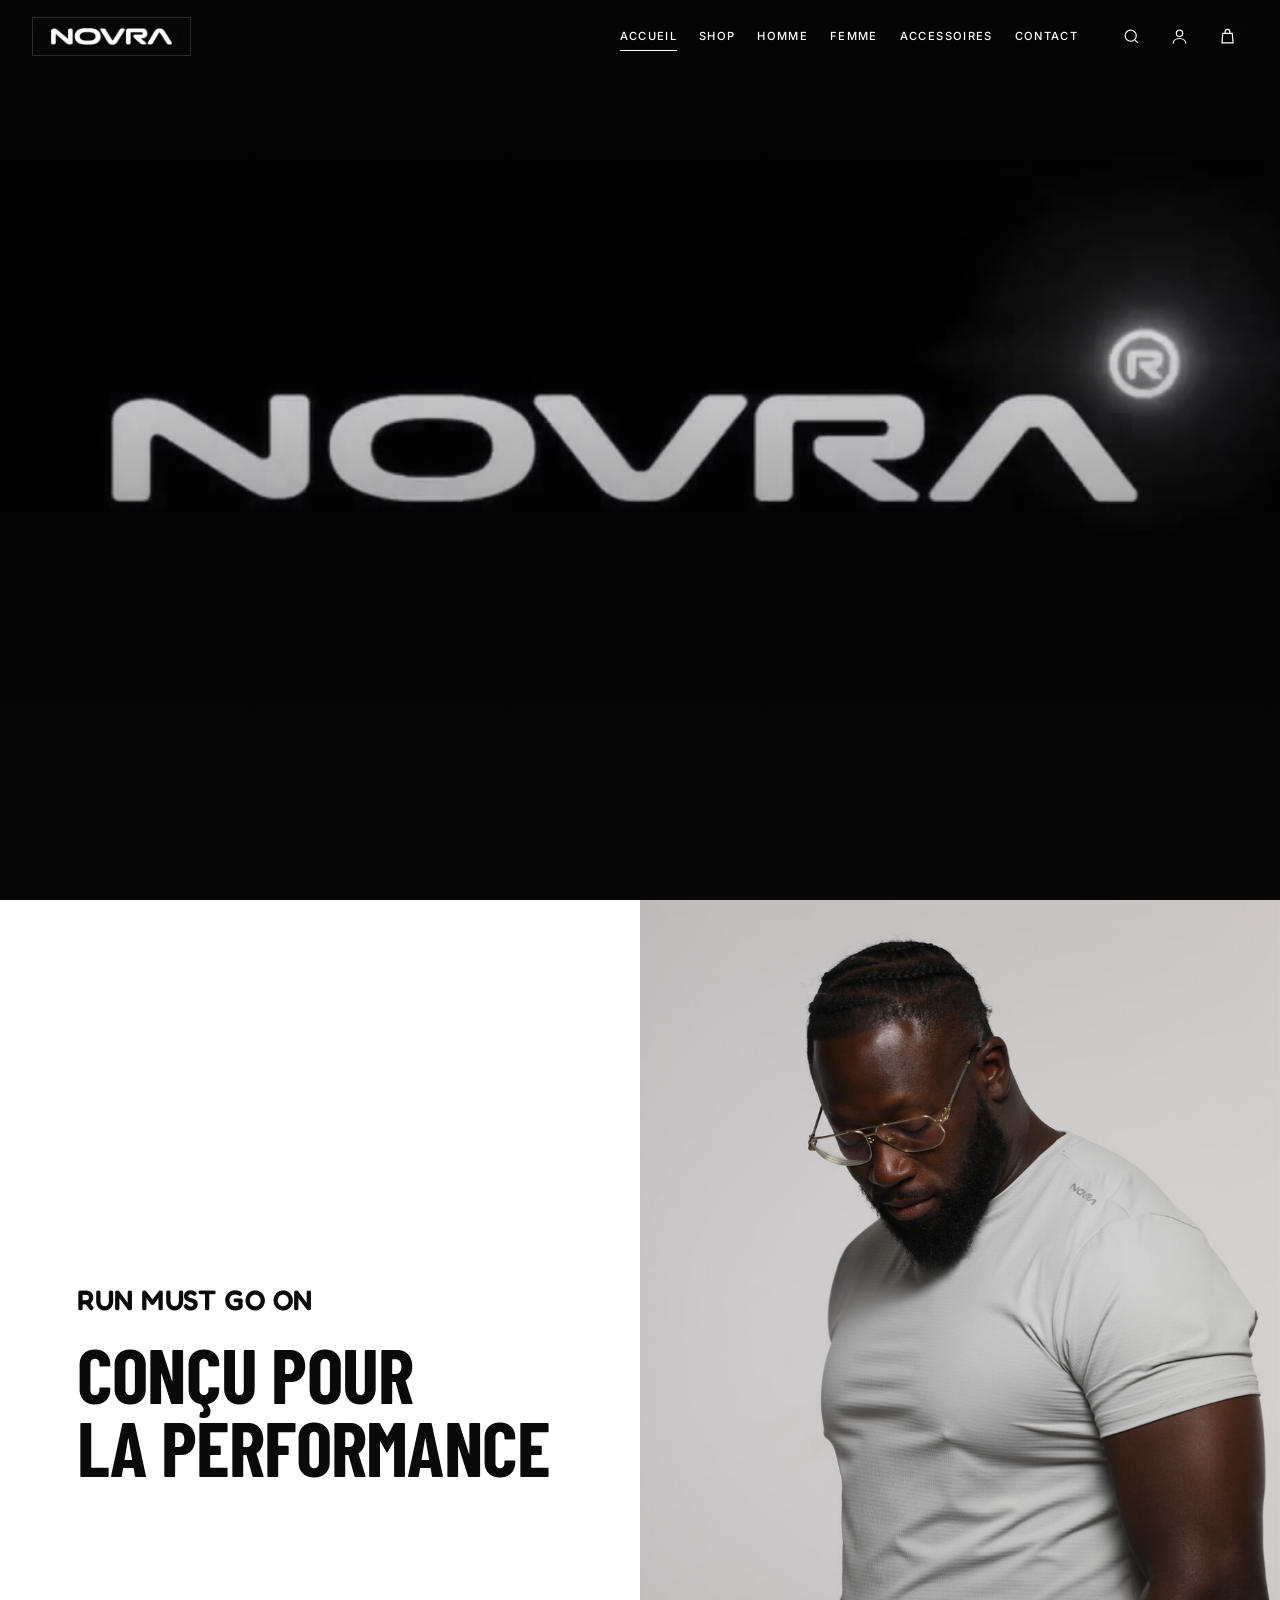
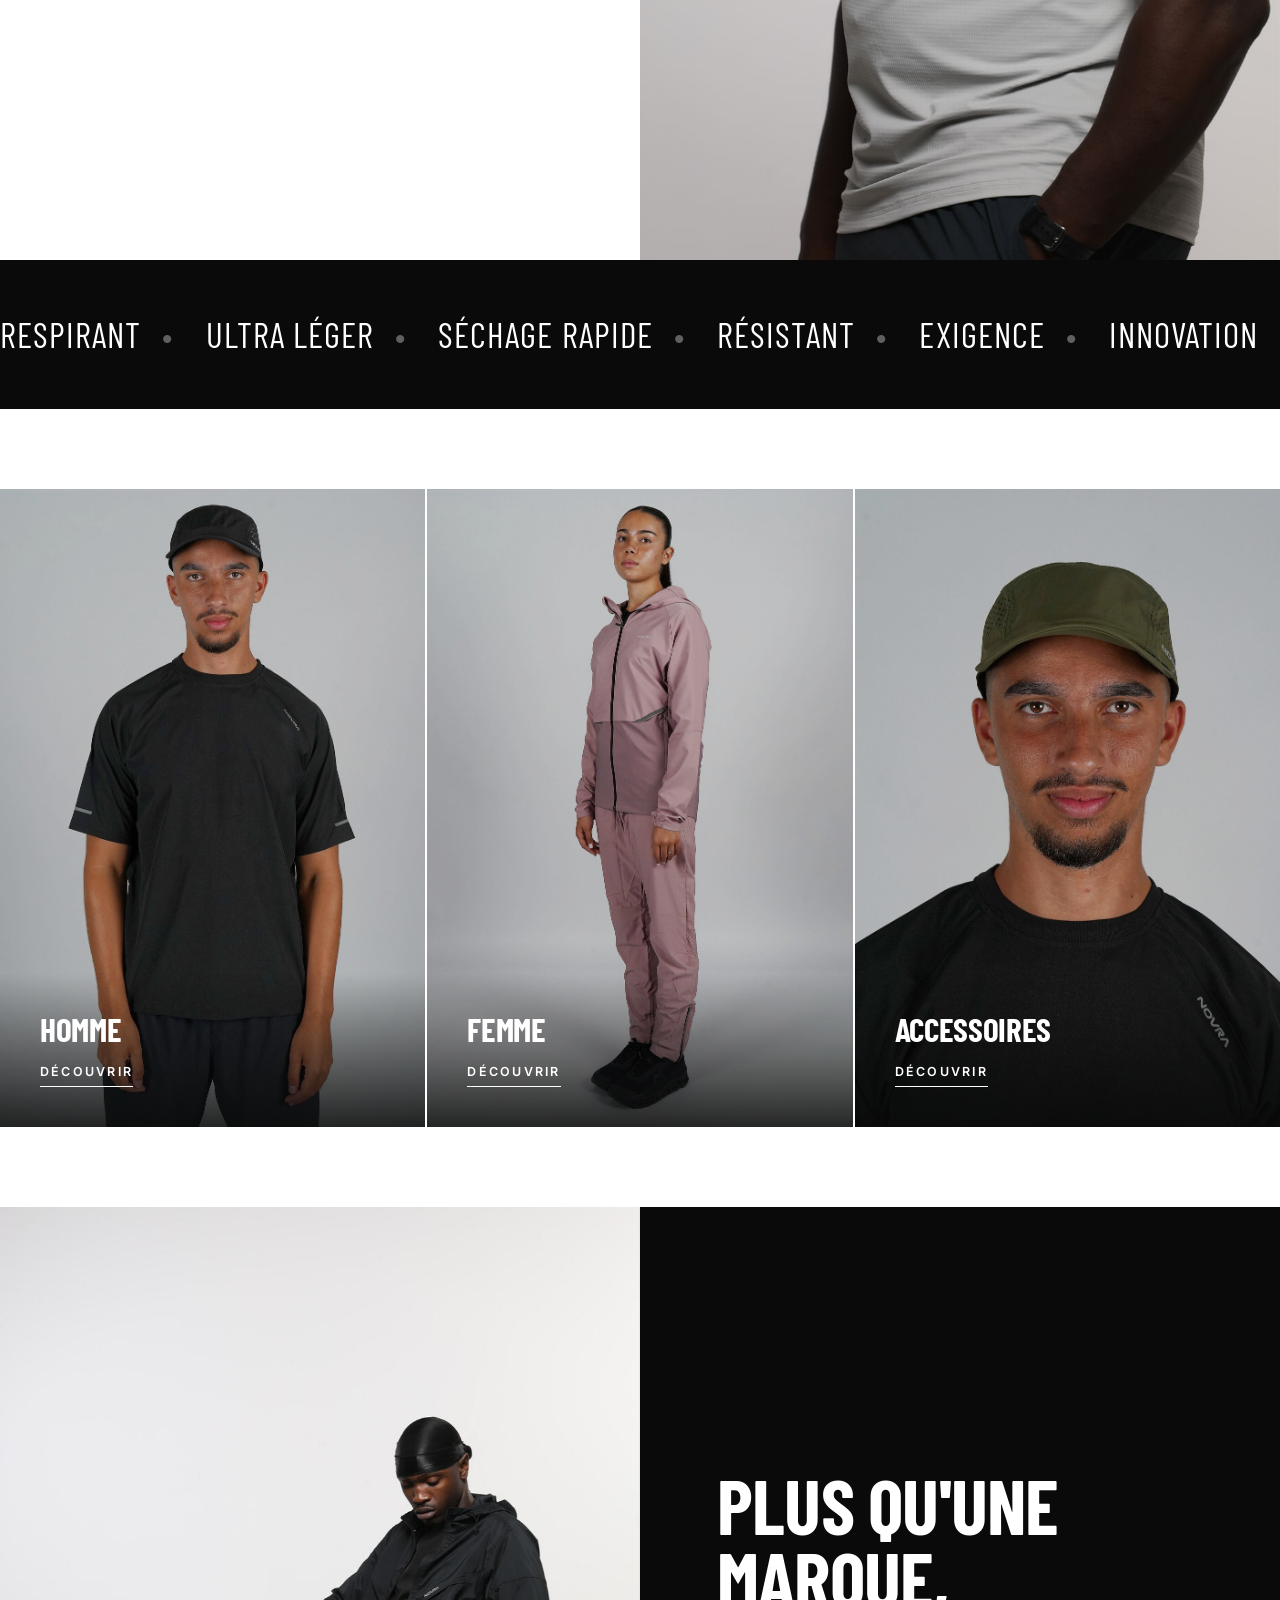
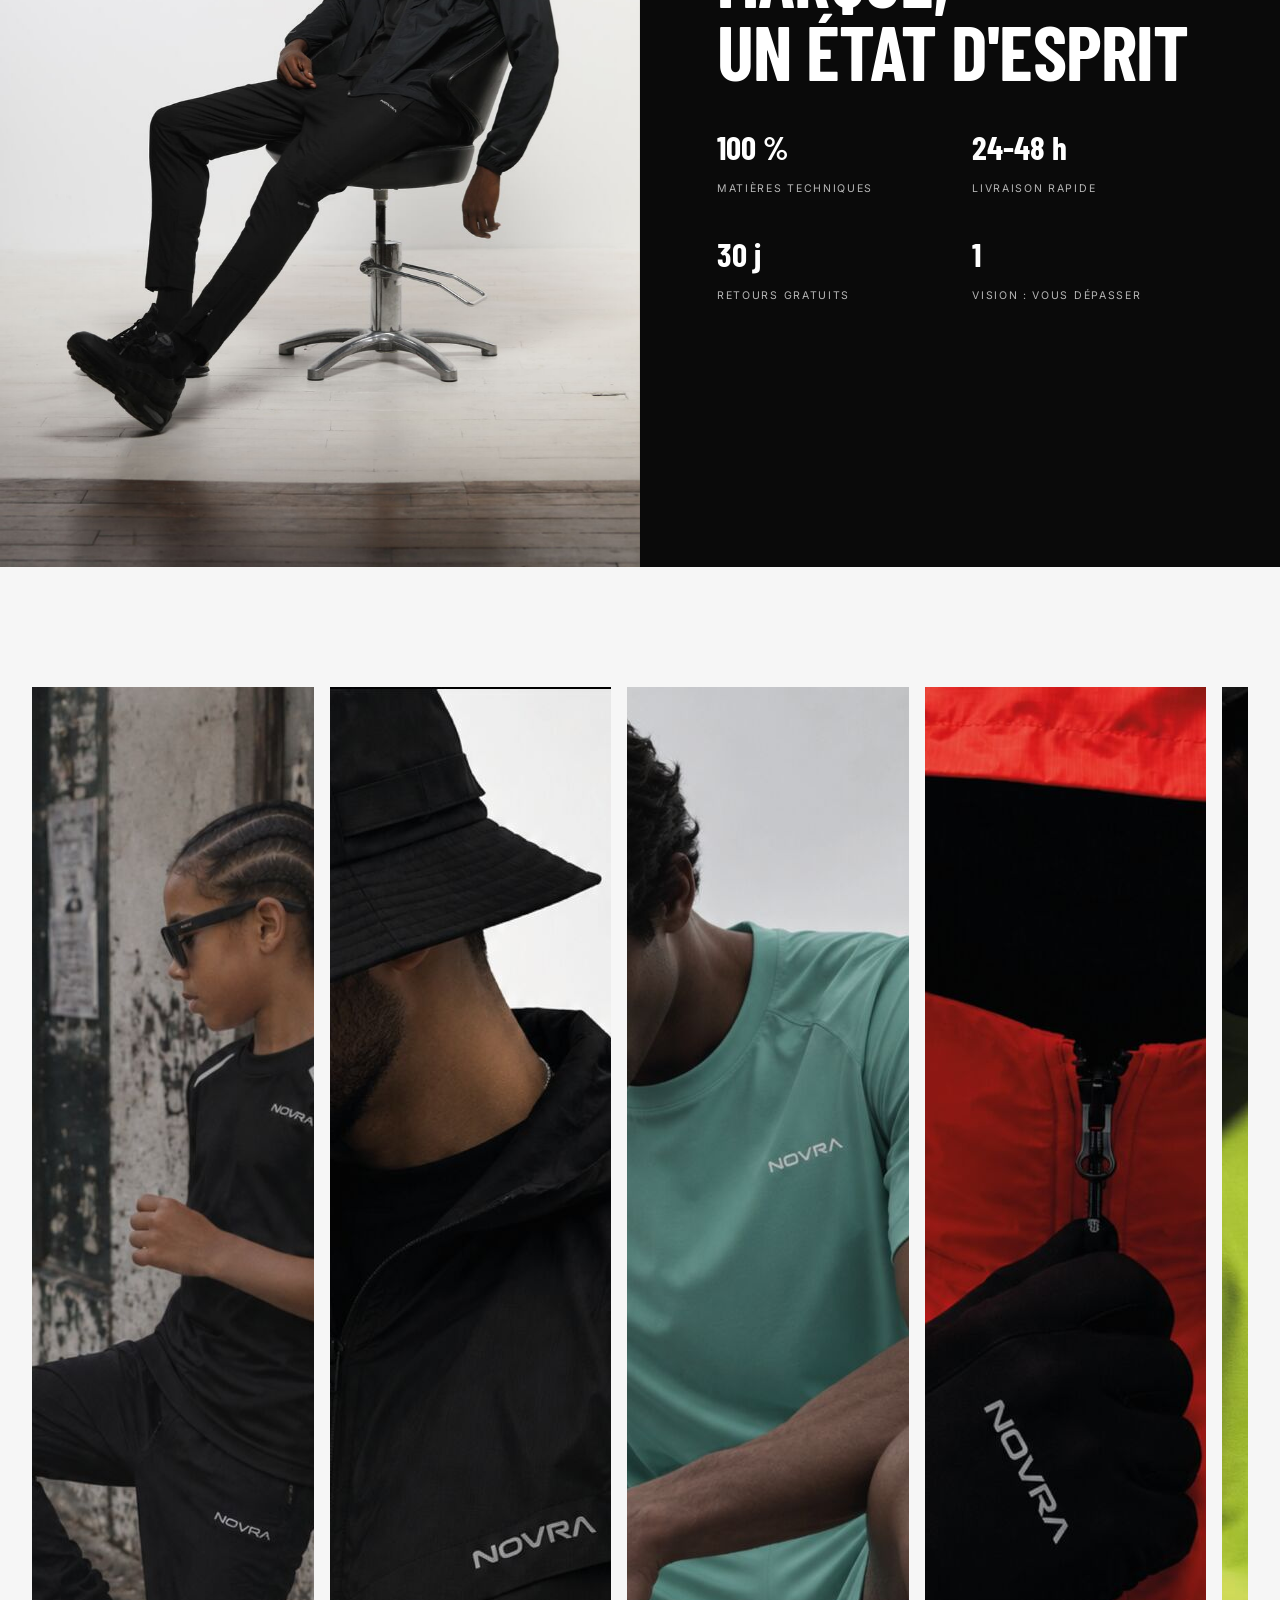
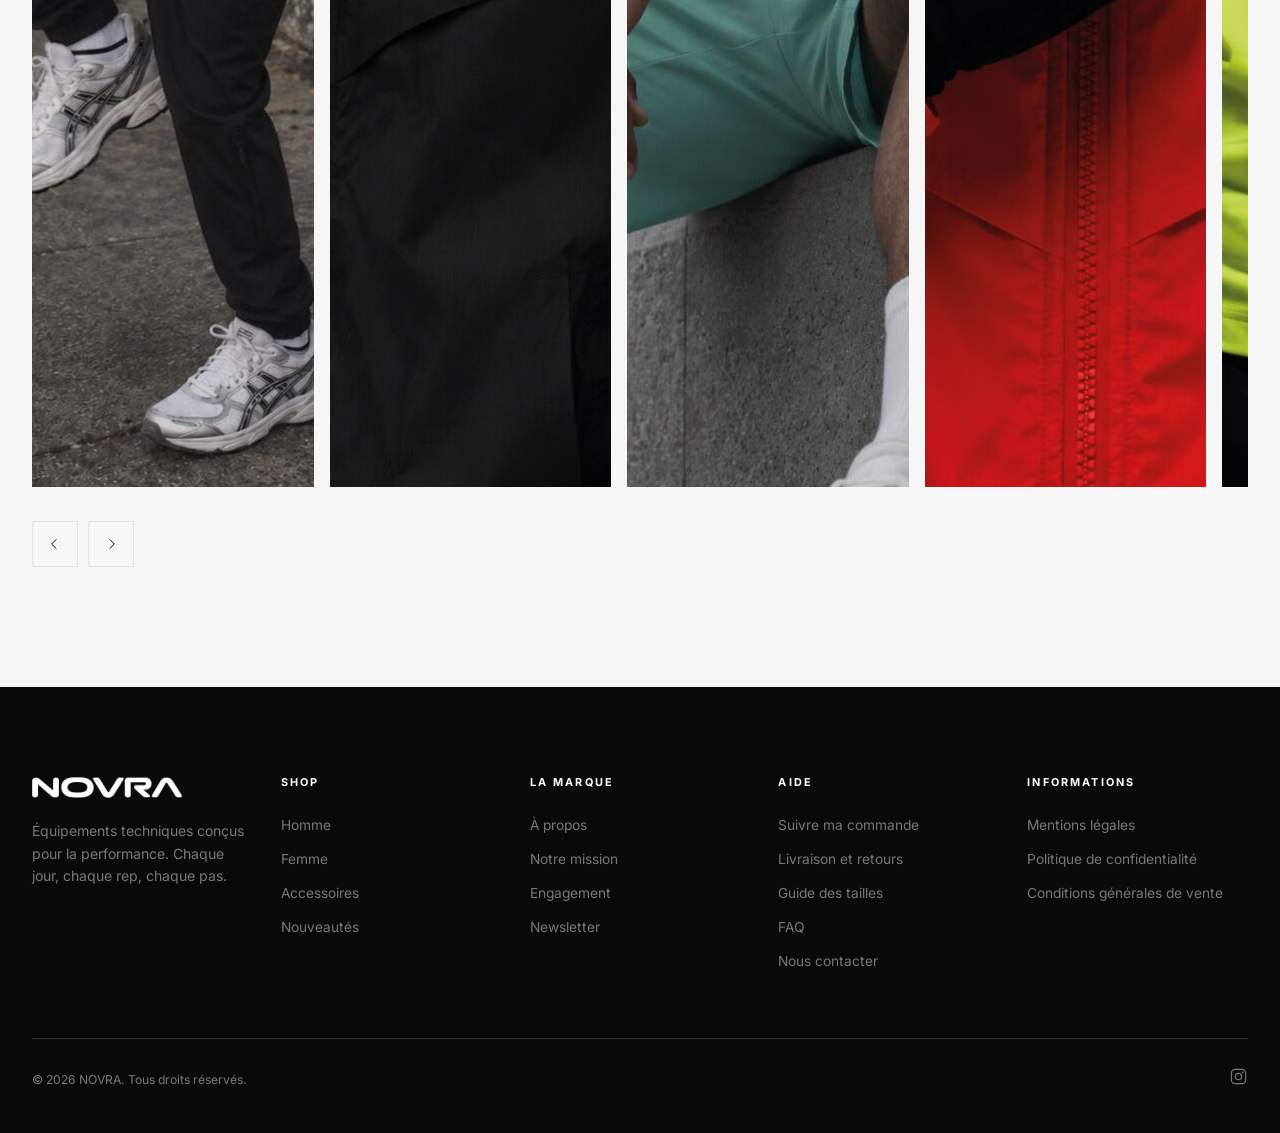
<file: index.html>
<!DOCTYPE html>
<html lang="fr">
<head>
<meta charset="utf-8">
<meta name="viewport" content="width=device-width, initial-scale=1">
<title>NOVRA</title>
<meta name="description" content="NOVRA conçoit des vêtements et équipements de sport techniques pour la performance : t-shirts, polos, ensembles training, pantalons, vestes coupe-vent et accessoires.">
<link rel="canonical" href="https://novra.paris/">

<!-- Favicon NOVRA -->
<link rel="icon" href="assets/icons/favicon.ico?v=3" sizes="any">
<link rel="icon" type="image/png" sizes="16x16" href="assets/icons/favicon-16x16.png?v=3">
<link rel="icon" type="image/png" sizes="32x32" href="assets/icons/favicon-32x32.png?v=3">
<link rel="icon" type="image/png" sizes="48x48" href="assets/icons/favicon-48x48.png?v=3">
<link rel="icon" type="image/png" sizes="192x192" href="assets/icons/favicon-192x192.png?v=3">
<link rel="icon" type="image/png" sizes="512x512" href="assets/icons/favicon-512x512.png?v=3">
<link rel="apple-touch-icon" sizes="180x180" href="assets/icons/apple-touch-icon.png?v=3">
<link rel="manifest" href="site.webmanifest">
<meta name="theme-color" content="#000000">

<!-- Open Graph -->
<meta property="og:type" content="website">
<meta property="og:site_name" content="NOVRA">
<meta property="og:title" content="NOVRA">
<meta property="og:description" content="NOVRA, vêtements et équipements sportifs conçus pour la performance.">
<meta property="og:url" content="https://novra.paris/">
<meta property="og:image" content="https://novra.paris/assets/novra-social-share-1200x630.png">
<meta property="og:image:secure_url" content="https://novra.paris/assets/novra-social-share-1200x630.png">
<meta property="og:image:type" content="image/png">
<meta property="og:image:width" content="1200">
<meta property="og:image:height" content="630">
<meta property="og:image:alt" content="NOVRA">
<meta property="og:locale" content="fr_FR">

<!-- Twitter / X -->
<meta name="twitter:card" content="summary_large_image">
<meta name="twitter:title" content="NOVRA">
<meta name="twitter:description" content="NOVRA, vêtements et équipements sportifs conçus pour la performance.">
<meta name="twitter:image" content="https://novra.paris/assets/novra-social-share-1200x630.png">
<meta name="twitter:image:alt" content="NOVRA">

<link rel="preconnect" href="https://fonts.googleapis.com">
<link rel="preconnect" href="https://fonts.gstatic.com" crossorigin>
<!-- Fredoka : uniquement pour le slogan "RUN MUST GO ON" (01 - La marque),
     dont le style rond et épais se rapproche du contour du logo NOVRA. -->
<link href="https://fonts.googleapis.com/css2?family=Barlow+Condensed:wght@600;700&family=Inter:wght@400;500;600;700&family=Fredoka:wght@600;700&display=swap" rel="stylesheet">
<link rel="preload" as="image" href="assets/web/logo/novra-wordmark.png">
<link rel="stylesheet" href="css/style.css?v=20260929a">
<link rel="stylesheet" href="css/responsive.css?v=20260916h">
<link rel="stylesheet" href="css/animations.css?v=20260903a">

<script type="application/ld+json">
{
  "@context": "https://schema.org",
  "@type": "Organization",
  "name": "NOVRA",
  "url": "https://novra.paris/",
  "logo": "https://novra.paris/assets/novra-favicon-512x512.png",
  "image": "https://novra.paris/assets/novra-social-share-1200x630.png",
  "description": "Marque française de vêtements et d'équipements de sport techniques.",
  "sameAs": ["https://www.instagram.com/novra_officiel/"]
}
</script>
</head>

<body data-page="home">
<a class="skip-link" href="#main">Aller au contenu</a>
<div id="header-root"></div>

<main id="main">

  <!-- ================= HERO ================= -->
  <section class="hero" data-home="hero">
    <div class="hero-media">
      <!-- Boucle pilotée en JS (initHeroVideo, js/main.js) à partir de 8 s
           (le logo NOVRA de l'intro disparaît à ce moment précis) :
           pas d'attribut "loop" ici, sinon le navigateur reboucle sur 0. -->
      <video class="hero-video" autoplay muted playsinline webkit-playsinline preload="auto"
             poster="assets/web/video/novra-hero-poster.jpg"
             aria-label="Film de marque NOVRA">
        <!-- Source unique, identique sur tous les écrans. Ni attribut media,
             ni changement de source en JavaScript : les deux cassent
             l'autoplay sur Safari iOS. -->
        <source src="assets/web/video/novra-hero.mp4" type="video/mp4">
      </video>
    </div>
    <div class="hero-overlay"></div>

    <div class="container hero-inner">
      <h1 class="sr-only">NOVRA</h1>
      <!-- Les boutons Shop / Notre mission ont été retirés à la demande du
           chef de projet : ils laissaient un bandeau sombre vide entre la
           vidéo et la section suivante. -->
    </div>
  </section>

  <!-- ============ 1. CONÇU POUR LA PERFORMANCE ============ -->
  <!-- Eyebrow, paragraphe et CTA retirés à la demande du chef de projet ;
       remplacés par le slogan "RUN MUST GO ON" (style proche du logo). -->
  <section class="split" data-home="marque">
    <div class="split-text">
      <p class="run-slogan" data-reveal="mask">Run must go on</p>
      <h2 class="display-2" data-reveal="mask">Conçu pour<br>la performance</h2>
    </div>
    <div class="split-media">
      <img src="assets/web/vitrine/4o8a0049.jpg" alt="Athlète NOVRA en t-shirt technique gris" width="933" height="1400" loading="lazy" data-reveal="zoom">
    </div>
  </section>

  <!-- ============ 2. BANDE DÉFILANTE ============ -->
  <!-- Remplace la section Technologie (eyebrow, titre, features) à la
       demande du chef de projet. Les 4 mots-clés de l'ancienne section
       Technologie et les 4 mots-clés de l'ancienne section Valeurs (toutes
       deux supprimées) sont réunis ici. Contenu dupliqué une fois pour une
       boucle continue sans à-coup ; aria-hidden car purement décoratif. -->
  <section class="marquee-section section-dark" data-home="techno" aria-label="Nos points forts">
    <div class="marquee">
      <div class="marquee-track" aria-hidden="true">
        <span>Respirant</span><span>Ultra léger</span><span>Séchage rapide</span><span>Résistant</span>
        <span>Exigence</span><span>Innovation</span><span>Authenticité</span><span>Communauté</span>
        <span>Respirant</span><span>Ultra léger</span><span>Séchage rapide</span><span>Résistant</span>
        <span>Exigence</span><span>Innovation</span><span>Authenticité</span><span>Communauté</span>
      </div>
    </div>
  </section>

  <!-- ============ 3. COLLECTIONS ============ -->
  <!-- Eyebrow + titre retirés à la demande du chef de projet ; les 3
       cartes Homme / Femme / Accessoires ci-dessous sont inchangées. -->
  <section class="section-sm" data-home="collections">
    <div class="collections">
      <a class="collection-card" href="marketplace.html?gender=homme">
        <img src="assets/web/tshirt-noir/dsc02335.jpg" alt="Collection Homme NOVRA" width="600" height="800" loading="lazy">
        <div class="collection-body">
          <h3>Homme</h3>
          <span class="link-underline">Découvrir</span>
        </div>
      </a>
      <a class="collection-card" href="marketplace.html?gender=femme">
        <img src="assets/web/ensemble-rose/dsc02332.jpg" alt="Collection Femme NOVRA" width="600" height="800" loading="lazy">
        <div class="collection-body">
          <h3>Femme</h3>
          <span class="link-underline">Découvrir</span>
        </div>
      </a>
      <a class="collection-card" href="marketplace.html?category=accessoires">
        <img src="assets/web/casquette/dsc02352.jpg" alt="Accessoires NOVRA" width="600" height="800" loading="lazy">
        <div class="collection-body">
          <h3>Accessoires</h3>
          <span class="link-underline">Découvrir</span>
        </div>
      </a>
    </div>
  </section>

  <!-- ==== NOS ESSENTIELS — navigation par catégories (mobile uniquement) ==== -->
  <section class="section-sm home-mobile" data-home="categories" aria-label="Nos catégories">
    <div class="container">
      <span class="eyebrow">Nos essentiels</span>
      <h2 class="display-3" style="margin-bottom:26px" data-reveal="mask">Par catégorie</h2>
      <div class="cat-grid">
        <a class="cat-card" href="marketplace.html?category=t-shirts">
          <img src="assets/web/tshirt-noir/dsc02335.jpg" alt="" width="600" height="800" loading="lazy">
          <span>T-shirts</span>
        </a>
        <a class="cat-card" href="marketplace.html?category=polos">
          <img src="assets/web/polo/dsc02307.jpg" alt="" width="600" height="800" loading="lazy">
          <span>Polos</span>
        </a>
        <a class="cat-card" href="marketplace.html?category=ensembles">
          <img src="assets/web/ensemble-menthe/dsc02317.jpg" alt="" width="600" height="800" loading="lazy">
          <span>Ensembles</span>
        </a>
        <a class="cat-card" href="marketplace.html?category=pantalons">
          <img src="assets/web/pantalon/dsc02384.jpg" alt="" width="600" height="800" loading="lazy">
          <span>Pantalons</span>
        </a>
        <a class="cat-card" href="marketplace.html?category=vestes">
          <img src="assets/web/veste-noir/dsc02364.jpg" alt="" width="600" height="800" loading="lazy">
          <span>Vestes &amp; Hoodie</span>
        </a>
        <a class="cat-card" href="marketplace.html?category=accessoires">
          <img src="assets/web/casquette/dsc02336.jpg" alt="" width="600" height="800" loading="lazy">
          <span>Accessoires</span>
        </a>
      </div>
      <a class="btn btn-outline btn-block" style="margin-top:26px" href="marketplace.html">Tout afficher</a>
    </div>
  </section>

  <!-- ============ 4. NOTRE MISSION ============ -->
  <!-- Eyebrow, paragraphe et CTA retirés à la demande du chef de projet ;
       remplacés par les 4 informations clés (mêmes chiffres que la section
       "Chiffres" plus bas sur la page, réutilisés ici à sa demande). -->
  <section class="split section-dark" id="mission" data-home="mission">
    <div class="split-media">
      <img src="assets/web/vitrine/4o8a0158.jpg" alt="Athlète NOVRA en veste coupe-vent noire" width="933" height="1400" loading="lazy" data-reveal="zoom">
    </div>
    <div class="split-text">
      <h2 class="display-2" data-reveal="mask">Plus qu'une marque,<br>un état d'esprit</h2>
      <div class="mission-stats" style="margin-top:34px" data-reveal data-delay="1">
        <div class="mission-stat"><strong>100 %</strong><span>Matières techniques</span></div>
        <div class="mission-stat"><strong>24-48 h</strong><span>Livraison rapide</span></div>
        <div class="mission-stat"><strong>30 j</strong><span>Retours gratuits</span></div>
        <div class="mission-stat"><strong>1</strong><span>Vision : vous dépasser</span></div>
      </div>
    </div>
  </section>

  <!-- ============ 6. COMMUNAUTÉ ============ -->
  <!-- Eyebrow, titre et lien "Follow the movement" retirés à la demande du
       chef de projet ; seul le carrousel photo est conservé. -->
  <section class="section section-grey" data-carousel data-home="communaute">
    <div class="container">
      <div class="carousel">
        <!-- Repli statique : les visuels réellement affichés viennent de la
             base (section "communaute" de l'accueil), modifiables depuis
             Médias et contenus. Remplacés par les photos fournies par le
             chef de projet. -->
        <figure><img src="assets/web/communaute/communaute-foot-enfant.jpg" alt="Jeune joueur en ensemble NOVRA noir, jonglant avec un ballon en ville" width="1120" height="1400" loading="lazy"></figure>
        <figure><img src="assets/web/communaute/communaute-bob-veste.jpg" alt="Bob et veste coupe-vent NOVRA noirs, portés" width="1120" height="1400" loading="lazy"></figure>
        <figure><img src="assets/web/communaute/communaute-tshirt-menthe.jpg" alt="Athlète en t-shirt et short NOVRA menthe" width="1120" height="1400" loading="lazy"></figure>
        <figure><img src="assets/web/communaute/communaute-veste-rouge.jpg" alt="Veste technique NOVRA rouge à capuche, portée avec gants" width="1120" height="1400" loading="lazy"></figure>
        <figure><img src="assets/web/communaute/communaute-tshirt-jaune.jpg" alt="T-shirt NOVRA jaune fluo, porté avec casquette" width="1120" height="1400" loading="lazy"></figure>
        <figure><img src="assets/web/communaute/communaute-veste-noir-fille.jpg" alt="Jeune fille en veste NOVRA noire à capuche" width="1120" height="1400" loading="lazy"></figure>
        <figure><img src="assets/web/communaute/communaute-casquette-orange.jpg" alt="Casquette NOVRA orange, portée de profil" width="1120" height="1400" loading="lazy"></figure>
      </div>

      <div class="carousel-nav">
        <button type="button" data-carousel-prev aria-label="Visuels précédents"><svg viewBox="0 0 24 24"><path d="M14 5l-7 7 7 7"/></svg></button>
        <button type="button" data-carousel-next aria-label="Visuels suivants"><svg viewBox="0 0 24 24"><path d="M10 5l7 7-7 7"/></svg></button>
      </div>
    </div>
  </section>

  <!-- Chiffres : section supprimée à la demande du chef de projet (doublon
       avec les statistiques désormais affichées dans la section Mission). -->

  <!-- La newsletter et le CTA "Découvrir la boutique" ont été retirés de
       l'accueil à la demande du chef de projet. La newsletter est
       désormais une page à part entière (newsletter.html), reliée depuis
       le footer. -->

</main>

<div id="footer-root"></div>

<script src="js/supabase-config.js?v=20260903a" defer></script>
<script src="js/products.js?v=20261009a" defer></script>
<script src="js/catalogue.js?v=20261009a" defer></script>
<script src="js/cart.js?v=20260903a" defer></script>
<script src="js/main.js?v=20260916h" defer></script>
<script src="js/cms.js?v=20260915i" defer></script>
<script src="js/home.js?v=20260903a" defer></script>
</body>
</html>
</file>
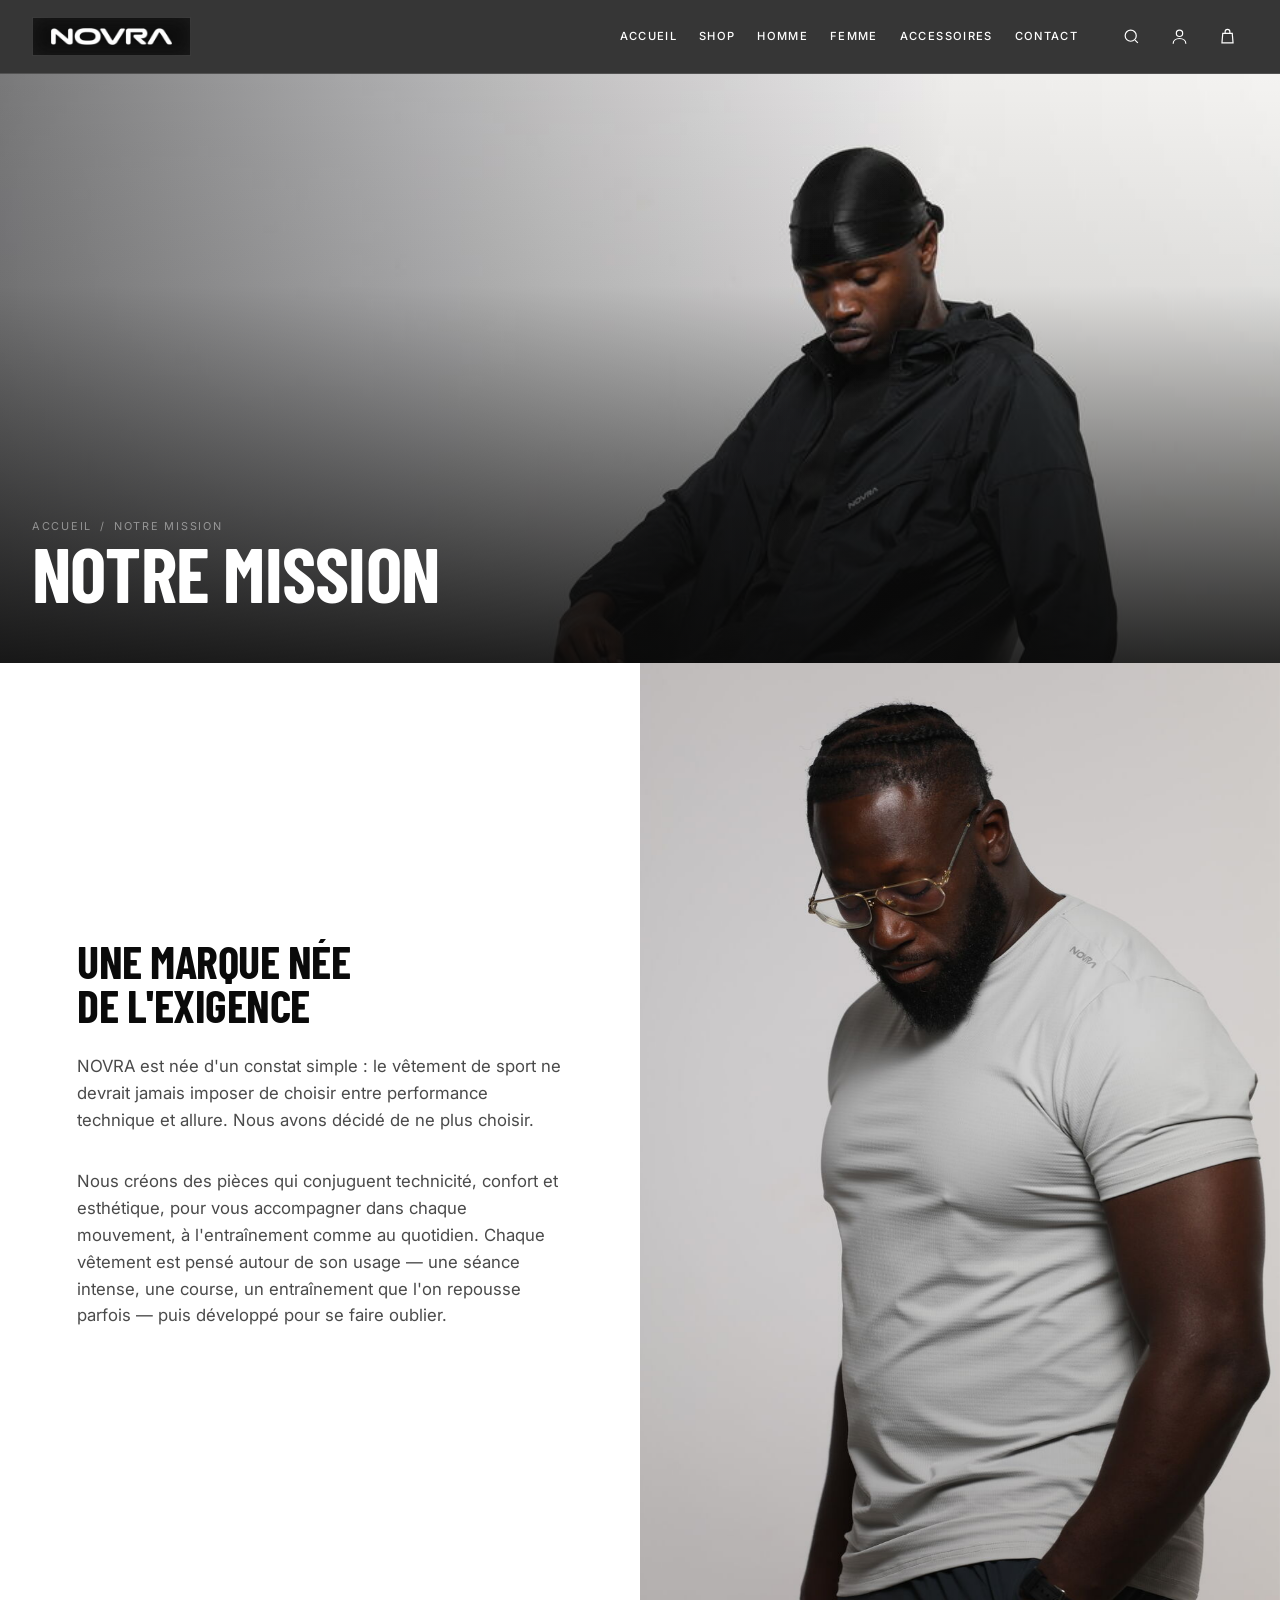
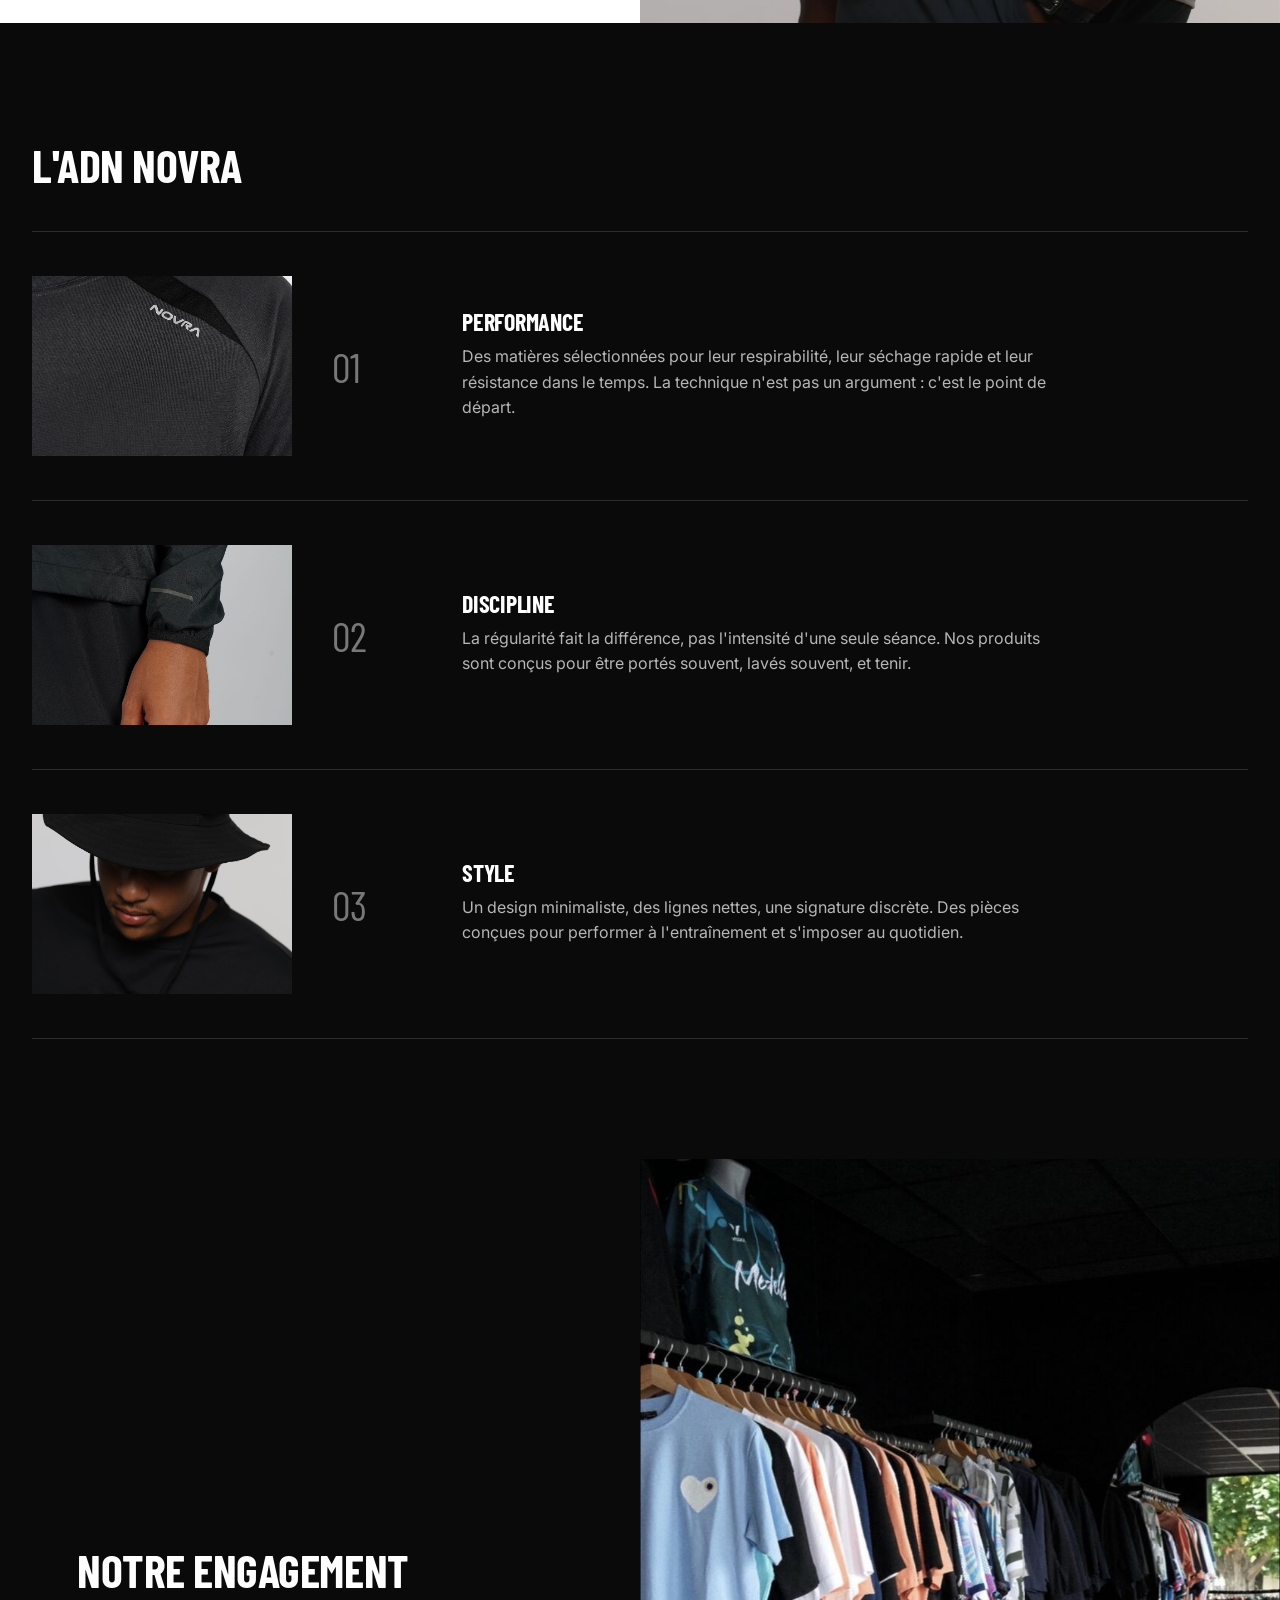
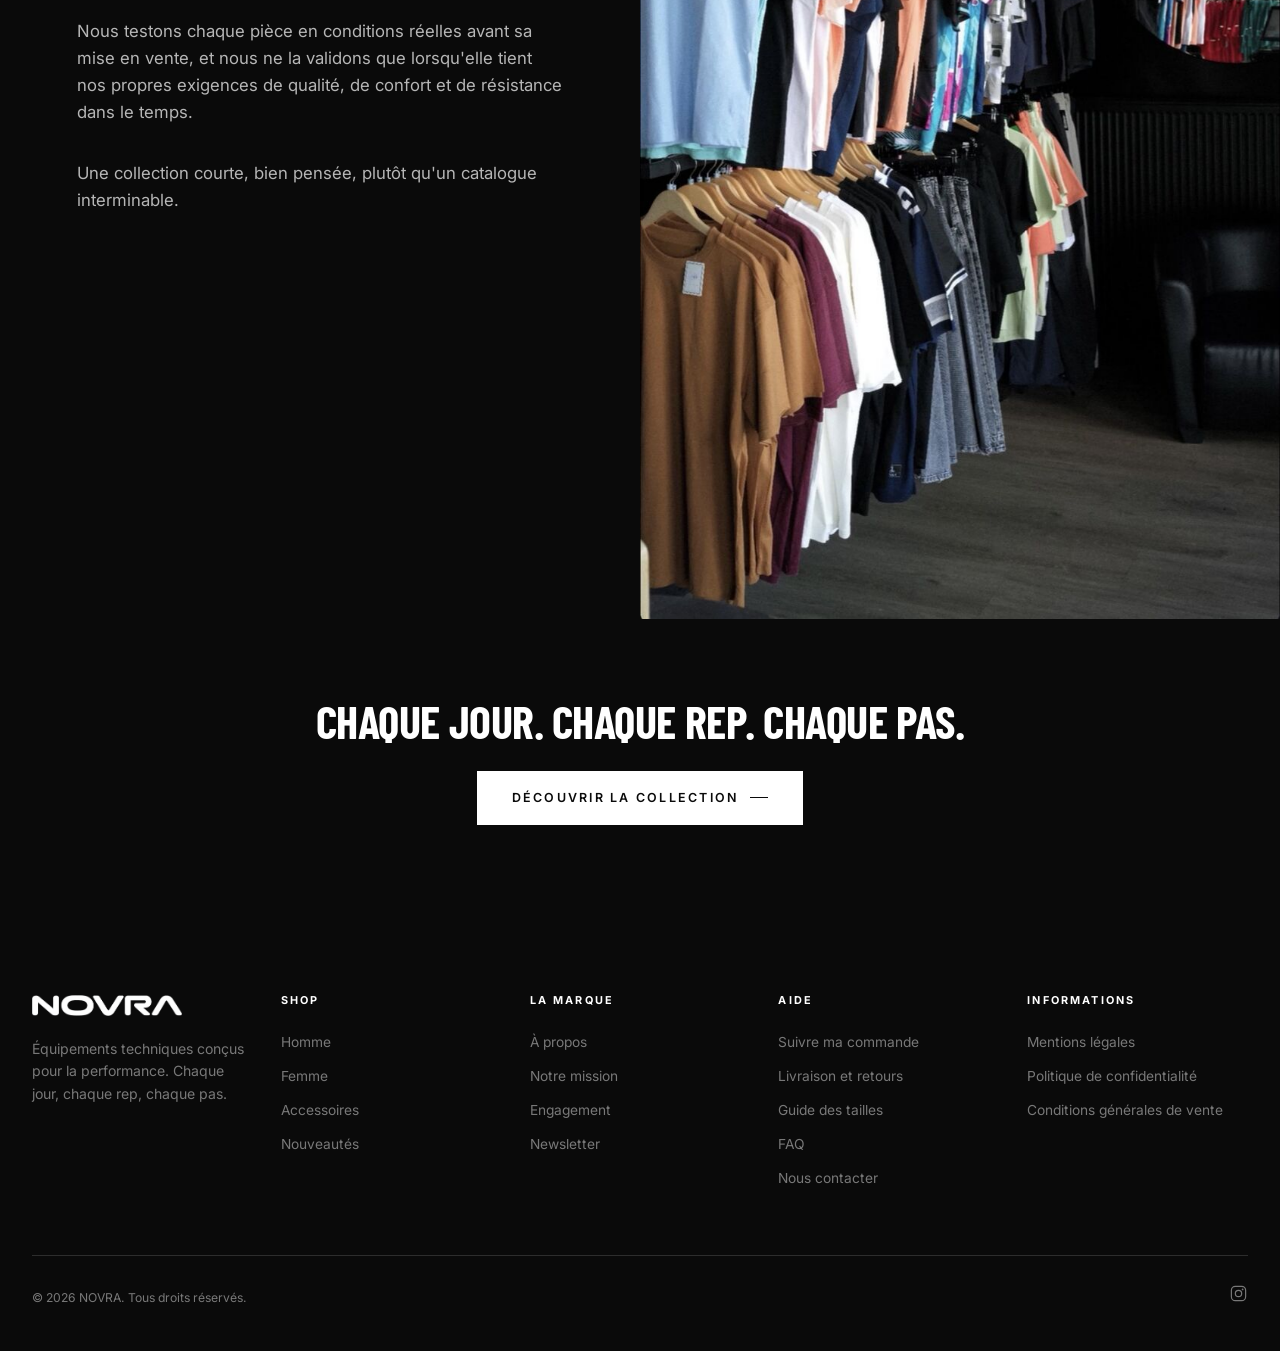
<file: about.html>
<!DOCTYPE html>
<html lang="fr">
<head>
<meta charset="utf-8">
<meta name="viewport" content="width=device-width, initial-scale=1">
<title>NOVRA</title>
<meta name="description" content="NOVRA conçoit des équipements techniques pour permettre à chacun de se dépasser. Découvrez la mission, l'ADN et l'engagement de la marque.">
<link rel="canonical" href="https://novra.paris/about.html">

<!-- Favicon NOVRA -->
<link rel="icon" href="assets/icons/favicon.ico?v=3" sizes="any">
<link rel="icon" type="image/png" sizes="16x16" href="assets/icons/favicon-16x16.png?v=3">
<link rel="icon" type="image/png" sizes="32x32" href="assets/icons/favicon-32x32.png?v=3">
<link rel="icon" type="image/png" sizes="48x48" href="assets/icons/favicon-48x48.png?v=3">
<link rel="icon" type="image/png" sizes="192x192" href="assets/icons/favicon-192x192.png?v=3">
<link rel="icon" type="image/png" sizes="512x512" href="assets/icons/favicon-512x512.png?v=3">
<link rel="apple-touch-icon" sizes="180x180" href="assets/icons/apple-touch-icon.png?v=3">
<link rel="manifest" href="site.webmanifest">
<meta name="theme-color" content="#000000">

<!-- Open Graph -->
<meta property="og:type" content="website">
<meta property="og:site_name" content="NOVRA">
<meta property="og:title" content="NOVRA">
<meta property="og:description" content="NOVRA, vêtements et équipements sportifs conçus pour la performance.">
<meta property="og:url" content="https://novra.paris/about.html">
<meta property="og:image" content="https://novra.paris/assets/novra-social-share-1200x630.png">
<meta property="og:image:secure_url" content="https://novra.paris/assets/novra-social-share-1200x630.png">
<meta property="og:image:type" content="image/png">
<meta property="og:image:width" content="1200">
<meta property="og:image:height" content="630">
<meta property="og:image:alt" content="NOVRA">
<meta property="og:locale" content="fr_FR">

<!-- Twitter / X -->
<meta name="twitter:card" content="summary_large_image">
<meta name="twitter:title" content="NOVRA">
<meta name="twitter:description" content="NOVRA, vêtements et équipements sportifs conçus pour la performance.">
<meta name="twitter:image" content="https://novra.paris/assets/novra-social-share-1200x630.png">
<meta name="twitter:image:alt" content="NOVRA">

<link rel="preconnect" href="https://fonts.googleapis.com">
<link rel="preconnect" href="https://fonts.gstatic.com" crossorigin>
<link href="https://fonts.googleapis.com/css2?family=Barlow+Condensed:wght@600;700&family=Inter:wght@400;500;600;700&display=swap" rel="stylesheet">
<link rel="stylesheet" href="css/style.css?v=20260929a">
<link rel="stylesheet" href="css/responsive.css?v=20260916h">
<link rel="stylesheet" href="css/animations.css?v=20260903a">
</head>

<body data-page="about" class="has-solid-header">
<a class="skip-link" href="#main">Aller au contenu</a>
<div id="header-root"></div>

<main id="main">

  <section class="page-hero page-hero--mission">
    <div class="page-hero__media">
      <img class="page-hero__image" src="assets/web/vitrine/4o8a0158.jpg" alt=""
           width="933" height="1400" fetchpriority="high">
    </div>
    <div class="page-hero__overlay"></div>
    <div class="container">
      <p class="breadcrumb"><a href="index.html">Accueil</a><span>/</span>Notre mission</p>
      <h1 class="display-2">Notre mission</h1>
    </div>
  </section>

  <!-- Pourquoi NOVRA -->
  <section class="split" id="mission">
    <div class="split-text">
      <h2 class="display-3" data-reveal="mask">Une marque née<br>de l'exigence</h2>
      <p class="lead" style="margin-top:26px" data-reveal>NOVRA est née d'un constat simple : le vêtement de sport ne devrait jamais imposer de choisir entre performance technique et allure. Nous avons décidé de ne plus choisir.</p>
      <p class="lead" style="margin-top:18px" data-reveal data-delay="1">Nous créons des pièces qui conjuguent technicité, confort et esthétique, pour vous accompagner dans chaque mouvement, à l'entraînement comme au quotidien. Chaque vêtement est pensé autour de son usage — une séance intense, une course, un entraînement que l'on repousse parfois — puis développé pour se faire oublier.</p>
    </div>
    <div class="split-media">
      <img src="assets/web/vitrine/4o8a0049.jpg" alt="Athlète NOVRA en t-shirt technique" width="933" height="1400" loading="lazy" data-reveal="zoom">
    </div>
  </section>

  <!-- ADN -->
  <section class="section section-dark">
    <div class="container">
      <h2 class="display-3" style="margin-bottom:44px" data-reveal="mask">L'ADN NOVRA</h2>

      <article class="dna-item" data-reveal>
        <img src="assets/web/ensemble-anthracite/dsc02398.jpg" alt="Détail de la maille technique NOVRA" width="260" height="180" loading="lazy">
        <span class="dna-num">01</span>
        <div>
          <h3>Performance</h3>
          <p>Des matières sélectionnées pour leur respirabilité, leur séchage rapide et leur résistance dans le temps. La technique n'est pas un argument : c'est le point de départ.</p>
        </div>
      </article>

      <article class="dna-item" data-reveal>
        <img src="assets/web/veste-noir/dsc02362.jpg" alt="Détail de la veste coupe-vent NOVRA" width="260" height="180" loading="lazy">
        <span class="dna-num">02</span>
        <div>
          <h3>Discipline</h3>
          <p>La régularité fait la différence, pas l'intensité d'une seule séance. Nos produits sont conçus pour être portés souvent, lavés souvent, et tenir.</p>
        </div>
      </article>

      <article class="dna-item" data-reveal>
        <img src="assets/web/vitrine/4o8a9879.jpg" alt="Bob NOVRA noir" width="260" height="180" loading="lazy">
        <span class="dna-num">03</span>
        <div>
          <h3>Style</h3>
          <p>Un design minimaliste, des lignes nettes, une signature discrète. Des pièces conçues pour performer à l'entraînement et s'imposer au quotidien.</p>
        </div>
      </article>
    </div>
  </section>

  <!-- Technologies : section supprimée à la demande du chef de projet. -->

  <!-- Engagement -->
  <section class="split is-reverse section-dark" id="engagement">
    <div class="split-text">
      <h2 class="display-3" data-reveal="mask">Notre engagement</h2>
      <p class="lead" style="margin-top:26px" data-reveal>Nous testons chaque pièce en conditions réelles avant sa mise en vente, et nous ne la validons que lorsqu'elle tient nos propres exigences de qualité, de confort et de résistance dans le temps.</p>
      <p class="lead" style="margin-top:18px" data-reveal data-delay="1">Une collection courte, bien pensée, plutôt qu'un catalogue interminable.</p>
    </div>
    <div class="split-media">
      <img src="assets/web/boutique/img_9465.jpg" alt="Sélection de pièces NOVRA en boutique" width="845" height="1400" loading="lazy" data-reveal="zoom">
    </div>
  </section>

  <!-- Communauté : section supprimée à la demande du chef de projet. -->

  <section class="section-sm section-dark" style="text-align:center">
    <div class="container">
      <h2 class="display-3" data-reveal="mask">Chaque jour. Chaque rep. Chaque pas.</h2>
      <div style="margin-top:28px">
        <a class="btn btn-light btn-arrow" href="marketplace.html">Découvrir la collection</a>
      </div>
    </div>
  </section>

</main>

<div id="footer-root"></div>

<script src="js/products.js?v=20261009a" defer></script>
<script src="js/cart.js?v=20260903a" defer></script>
<script src="js/supabase-config.js?v=20260903a" defer></script>
<script src="js/main.js?v=20260916h" defer></script>
<script src="js/cms.js?v=20260915i" defer></script>
</body>
</html>
</file>
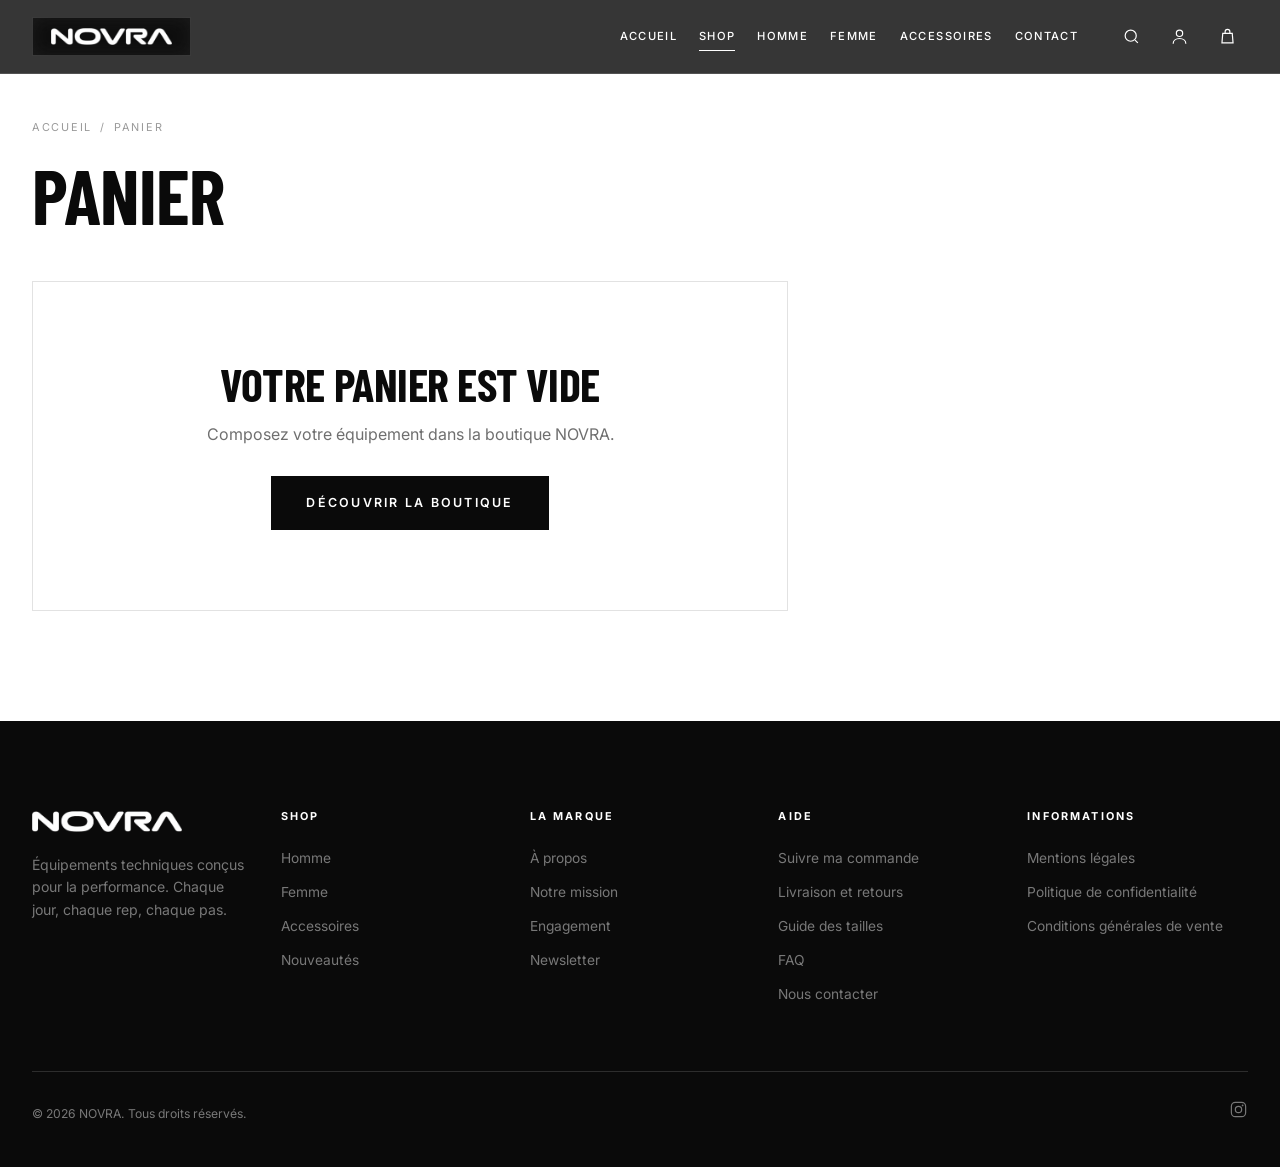
<file: cart.html>
<!DOCTYPE html>
<html lang="fr">
<head>
<meta charset="utf-8">
<meta name="viewport" content="width=device-width, initial-scale=1">
<title>NOVRA</title>
<meta name="description" content="Votre panier NOVRA : vérifiez vos articles, vos tailles et vos quantités avant de passer commande.">
<link rel="canonical" href="https://novra.paris/cart.html">

<!-- Favicon NOVRA -->
<link rel="icon" href="assets/icons/favicon.ico?v=3" sizes="any">
<link rel="icon" type="image/png" sizes="16x16" href="assets/icons/favicon-16x16.png?v=3">
<link rel="icon" type="image/png" sizes="32x32" href="assets/icons/favicon-32x32.png?v=3">
<link rel="icon" type="image/png" sizes="48x48" href="assets/icons/favicon-48x48.png?v=3">
<link rel="icon" type="image/png" sizes="192x192" href="assets/icons/favicon-192x192.png?v=3">
<link rel="icon" type="image/png" sizes="512x512" href="assets/icons/favicon-512x512.png?v=3">
<link rel="apple-touch-icon" sizes="180x180" href="assets/icons/apple-touch-icon.png?v=3">
<link rel="manifest" href="site.webmanifest">
<meta name="theme-color" content="#000000">

<!-- Open Graph -->
<meta property="og:type" content="website">
<meta property="og:site_name" content="NOVRA">
<meta property="og:title" content="NOVRA">
<meta property="og:description" content="NOVRA, vêtements et équipements sportifs conçus pour la performance.">
<meta property="og:url" content="https://novra.paris/cart.html">
<meta property="og:image" content="https://novra.paris/assets/novra-social-share-1200x630.png">
<meta property="og:image:secure_url" content="https://novra.paris/assets/novra-social-share-1200x630.png">
<meta property="og:image:type" content="image/png">
<meta property="og:image:width" content="1200">
<meta property="og:image:height" content="630">
<meta property="og:image:alt" content="NOVRA">
<meta property="og:locale" content="fr_FR">

<!-- Twitter / X -->
<meta name="twitter:card" content="summary_large_image">
<meta name="twitter:title" content="NOVRA">
<meta name="twitter:description" content="NOVRA, vêtements et équipements sportifs conçus pour la performance.">
<meta name="twitter:image" content="https://novra.paris/assets/novra-social-share-1200x630.png">
<meta name="twitter:image:alt" content="NOVRA">
<meta name="robots" content="noindex, follow">

<link rel="preconnect" href="https://fonts.googleapis.com">
<link rel="preconnect" href="https://fonts.gstatic.com" crossorigin>
<link href="https://fonts.googleapis.com/css2?family=Barlow+Condensed:wght@600;700&family=Inter:wght@400;500;600;700&display=swap" rel="stylesheet">
<link rel="stylesheet" href="css/style.css?v=20260929a">
<link rel="stylesheet" href="css/responsive.css?v=20260916h">
<link rel="stylesheet" href="css/animations.css?v=20260903a">
</head>

<body data-page="shop" class="has-solid-header">
<a class="skip-link" href="#main">Aller au contenu</a>
<div id="header-root"></div>

<main id="main">
  <div class="container">
    <p class="breadcrumb" style="padding-top:34px"><a href="index.html">Accueil</a><span>/</span>Panier</p>
    <h1 class="display-2">Panier</h1>

    <div class="cart-page">
      <div id="cart-page-lines"></div>

      <aside class="cart-summary" id="cart-page-summary" hidden>
        <h2 class="display-4">Récapitulatif</h2>
        <div class="promo-row">
          <label class="sr-only" for="promo-code">Code promotionnel</label>
          <input type="text" id="promo-code" placeholder="Code promo" autocomplete="off">
          <button type="button" id="promo-apply">Appliquer</button>
        </div>
        <p class="form-feedback" id="promo-feedback" role="status" aria-live="polite"></p>
        <div class="totals" id="cart-page-totals"></div>
        <a class="btn btn-block" href="checkout.html">Passer la commande</a>
        <a class="btn btn-outline btn-block" style="margin-top:10px" href="marketplace.html">Continuer mes achats</a>
      </aside>
    </div>
  </div>

  <section class="section-sm section-grey" id="cart-related" hidden>
    <div class="container">
      <h2 class="display-3" style="margin-bottom:40px">Vous aimerez aussi</h2>
      <div class="product-grid" id="cart-related-grid"></div>
    </div>
  </section>
</main>

<div id="footer-root"></div>

<script src="js/supabase-config.js?v=20260903a" defer></script>
<script src="js/products.js?v=20261009a" defer></script>
<script src="js/catalogue.js?v=20261009a" defer></script>
<script src="js/cart.js?v=20260903a" defer></script>
<script src="js/main.js?v=20260916h" defer></script>
</body>
</html>
</file>
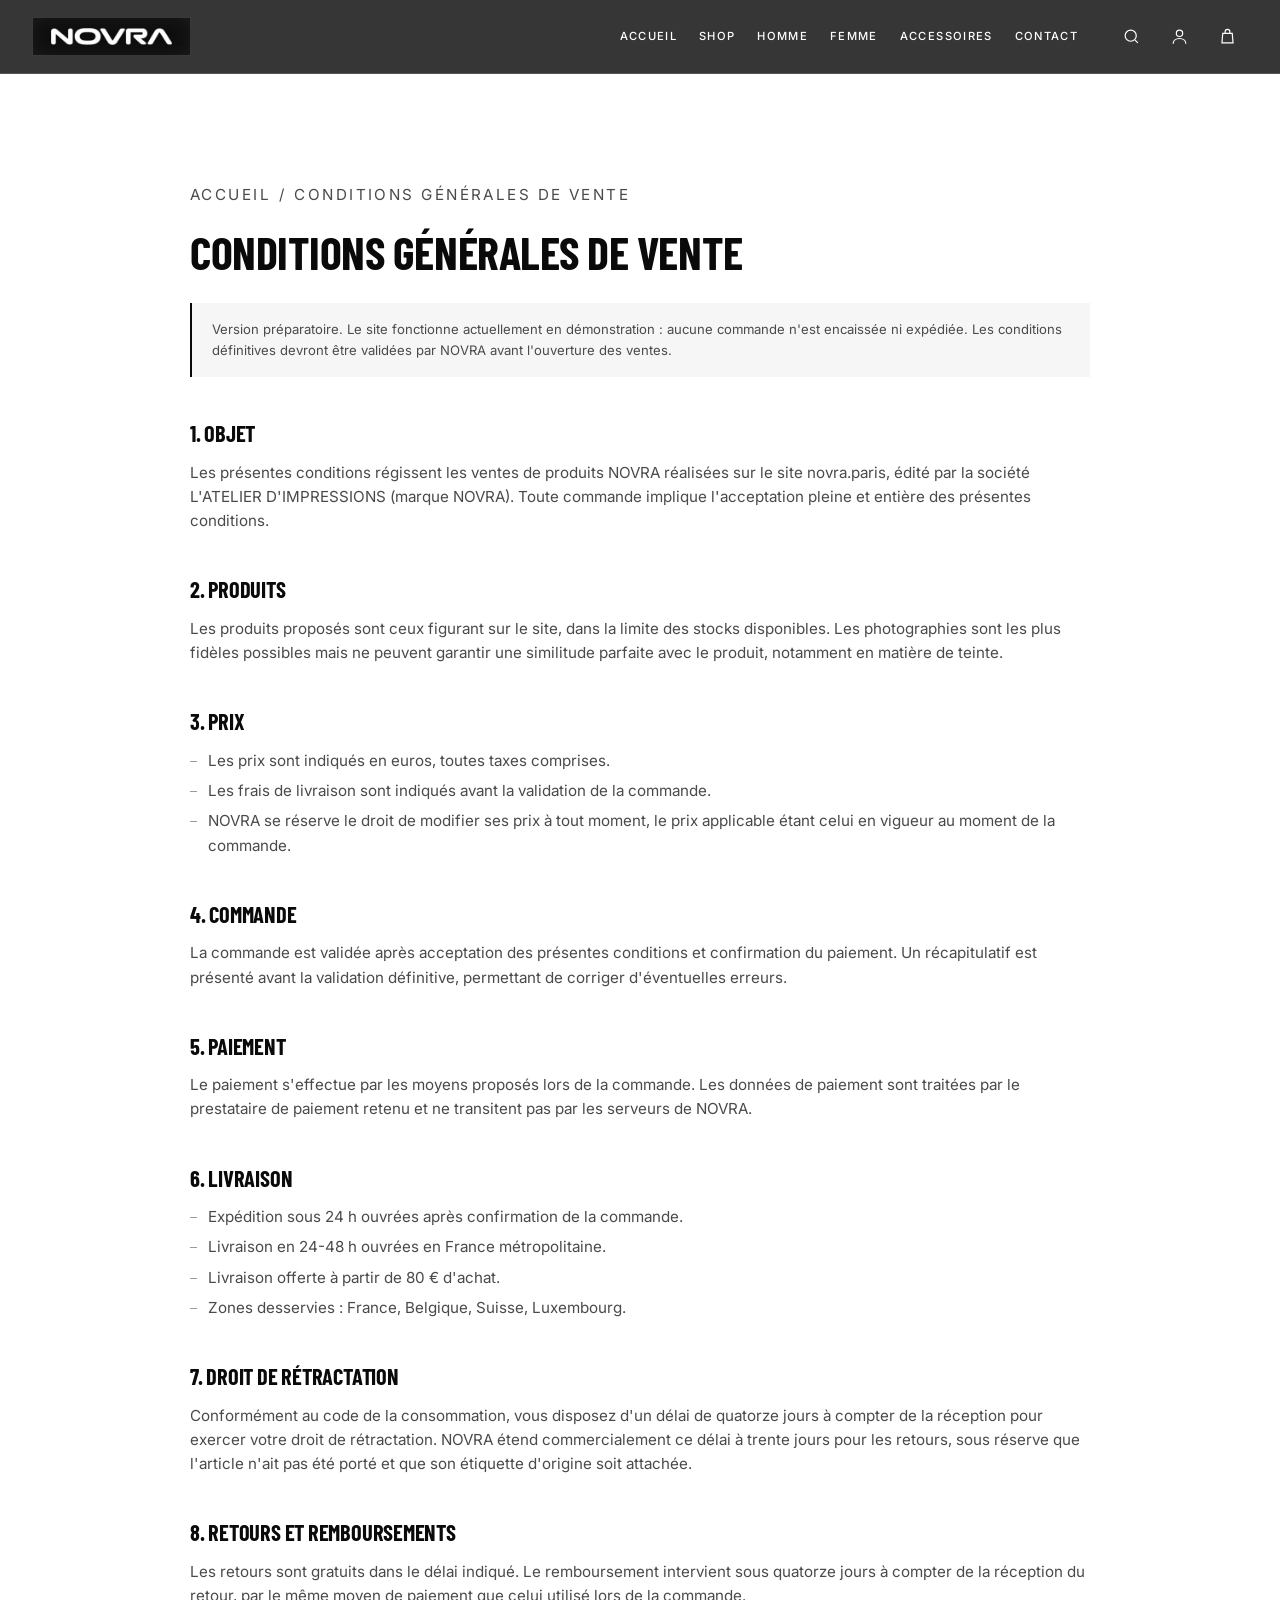
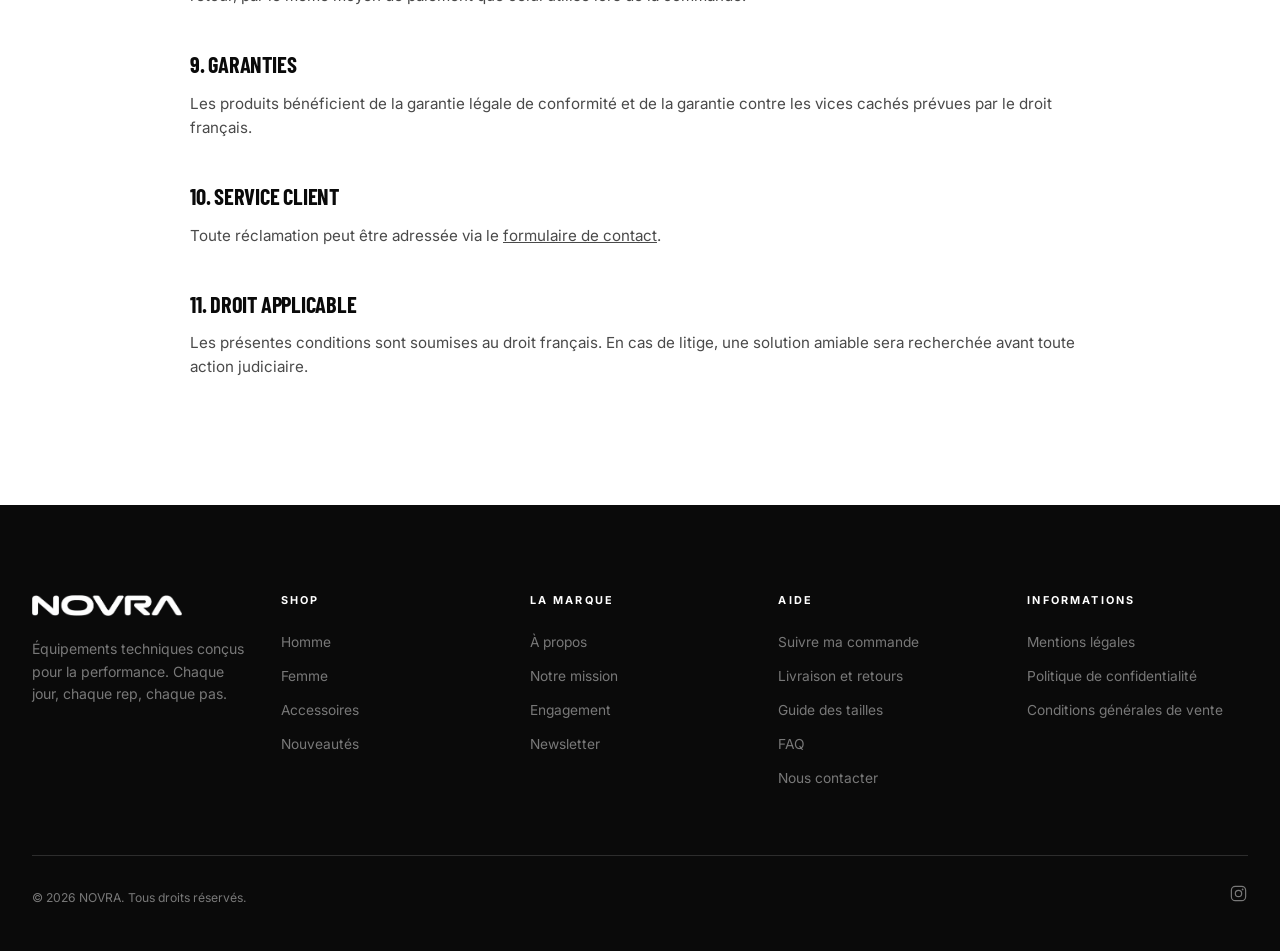
<file: cgv.html>
<!DOCTYPE html>
<html lang="fr">
<head>
<meta charset="utf-8">
<meta name="viewport" content="width=device-width, initial-scale=1">
<title>NOVRA</title>
<meta name="description" content="Conditions générales de vente NOVRA : commandes, prix, paiement, livraison, rétractation et garanties.">
<link rel="canonical" href="https://novra.paris/cgv.html">

<!-- Favicon NOVRA -->
<link rel="icon" href="assets/icons/favicon.ico?v=3" sizes="any">
<link rel="icon" type="image/png" sizes="16x16" href="assets/icons/favicon-16x16.png?v=3">
<link rel="icon" type="image/png" sizes="32x32" href="assets/icons/favicon-32x32.png?v=3">
<link rel="icon" type="image/png" sizes="48x48" href="assets/icons/favicon-48x48.png?v=3">
<link rel="icon" type="image/png" sizes="192x192" href="assets/icons/favicon-192x192.png?v=3">
<link rel="icon" type="image/png" sizes="512x512" href="assets/icons/favicon-512x512.png?v=3">
<link rel="apple-touch-icon" sizes="180x180" href="assets/icons/apple-touch-icon.png?v=3">
<link rel="manifest" href="site.webmanifest">
<meta name="theme-color" content="#000000">

<!-- Open Graph -->
<meta property="og:type" content="website">
<meta property="og:site_name" content="NOVRA">
<meta property="og:title" content="NOVRA">
<meta property="og:description" content="NOVRA, vêtements et équipements sportifs conçus pour la performance.">
<meta property="og:url" content="https://novra.paris/cgv.html">
<meta property="og:image" content="https://novra.paris/assets/novra-social-share-1200x630.png">
<meta property="og:image:secure_url" content="https://novra.paris/assets/novra-social-share-1200x630.png">
<meta property="og:image:type" content="image/png">
<meta property="og:image:width" content="1200">
<meta property="og:image:height" content="630">
<meta property="og:image:alt" content="NOVRA">
<meta property="og:locale" content="fr_FR">

<!-- Twitter / X -->
<meta name="twitter:card" content="summary_large_image">
<meta name="twitter:title" content="NOVRA">
<meta name="twitter:description" content="NOVRA, vêtements et équipements sportifs conçus pour la performance.">
<meta name="twitter:image" content="https://novra.paris/assets/novra-social-share-1200x630.png">
<meta name="twitter:image:alt" content="NOVRA">

<link rel="preconnect" href="https://fonts.googleapis.com">
<link rel="preconnect" href="https://fonts.gstatic.com" crossorigin>
<link href="https://fonts.googleapis.com/css2?family=Barlow+Condensed:wght@600;700&family=Inter:wght@400;500;600;700&display=swap" rel="stylesheet">
<link rel="stylesheet" href="css/style.css?v=20260929a">
<link rel="stylesheet" href="css/responsive.css?v=20260916h">
<link rel="stylesheet" href="css/animations.css?v=20260903a">
</head>

<body data-page="legal" class="has-solid-header">
<a class="skip-link" href="#main">Aller au contenu</a>
<div id="header-root"></div>

<main id="main">
  <div class="container container-narrow legal">
    <p class="breadcrumb" style="padding-top:34px"><a href="index.html">Accueil</a><span>/</span>Conditions générales de vente</p>
    <h1 class="display-3">Conditions générales de vente</h1>

    <div class="payment-note" style="margin-top:30px">
      Version préparatoire. Le site fonctionne actuellement en démonstration : aucune commande n'est encaissée
      ni expédiée. Les conditions définitives devront être validées par NOVRA avant l'ouverture des ventes.
    </div>

    <h2>1. Objet</h2>
    <p>Les présentes conditions régissent les ventes de produits NOVRA réalisées sur le site novra.paris, édité par la société L'ATELIER D'IMPRESSIONS (marque NOVRA).
    Toute commande implique l'acceptation pleine et entière des présentes conditions.</p>

    <h2>2. Produits</h2>
    <p>Les produits proposés sont ceux figurant sur le site, dans la limite des stocks disponibles.
    Les photographies sont les plus fidèles possibles mais ne peuvent garantir une similitude parfaite
    avec le produit, notamment en matière de teinte.</p>

    <h2>3. Prix</h2>
    <ul>
      <li>Les prix sont indiqués en euros, toutes taxes comprises.</li>
      <li>Les frais de livraison sont indiqués avant la validation de la commande.</li>
      <li>NOVRA se réserve le droit de modifier ses prix à tout moment, le prix applicable étant celui en vigueur au moment de la commande.</li>
    </ul>

    <h2>4. Commande</h2>
    <p>La commande est validée après acceptation des présentes conditions et confirmation du paiement.
    Un récapitulatif est présenté avant la validation définitive, permettant de corriger d'éventuelles erreurs.</p>

    <h2>5. Paiement</h2>
    <p>Le paiement s'effectue par les moyens proposés lors de la commande. Les données de paiement sont traitées
    par le prestataire de paiement retenu et ne transitent pas par les serveurs de NOVRA.</p>

    <h2>6. Livraison</h2>
    <ul>
      <li>Expédition sous 24 h ouvrées après confirmation de la commande.</li>
      <li>Livraison en 24-48 h ouvrées en France métropolitaine.</li>
      <li>Livraison offerte à partir de 80 € d'achat.</li>
      <li>Zones desservies : France, Belgique, Suisse, Luxembourg.</li>
    </ul>

    <h2>7. Droit de rétractation</h2>
    <p>Conformément au code de la consommation, vous disposez d'un délai de quatorze jours à compter de la réception
    pour exercer votre droit de rétractation. NOVRA étend commercialement ce délai à trente jours pour les retours,
    sous réserve que l'article n'ait pas été porté et que son étiquette d'origine soit attachée.</p>

    <h2>8. Retours et remboursements</h2>
    <p>Les retours sont gratuits dans le délai indiqué. Le remboursement intervient sous quatorze jours à compter
    de la réception du retour, par le même moyen de paiement que celui utilisé lors de la commande.</p>

    <h2>9. Garanties</h2>
    <p>Les produits bénéficient de la garantie légale de conformité et de la garantie contre les vices cachés
    prévues par le droit français.</p>

    <h2>10. Service client</h2>
    <p>Toute réclamation peut être adressée via le <a href="contact.html" style="text-decoration:underline">formulaire de contact</a>.</p>

    <h2>11. Droit applicable</h2>
    <p>Les présentes conditions sont soumises au droit français. En cas de litige, une solution amiable sera
    recherchée avant toute action judiciaire.</p>
  </div>
</main>

<div id="footer-root"></div>

<script src="js/products.js?v=20261009a" defer></script>
<script src="js/cart.js?v=20260903a" defer></script>
<script src="js/main.js?v=20260916h" defer></script>
</body>
</html>
</file>
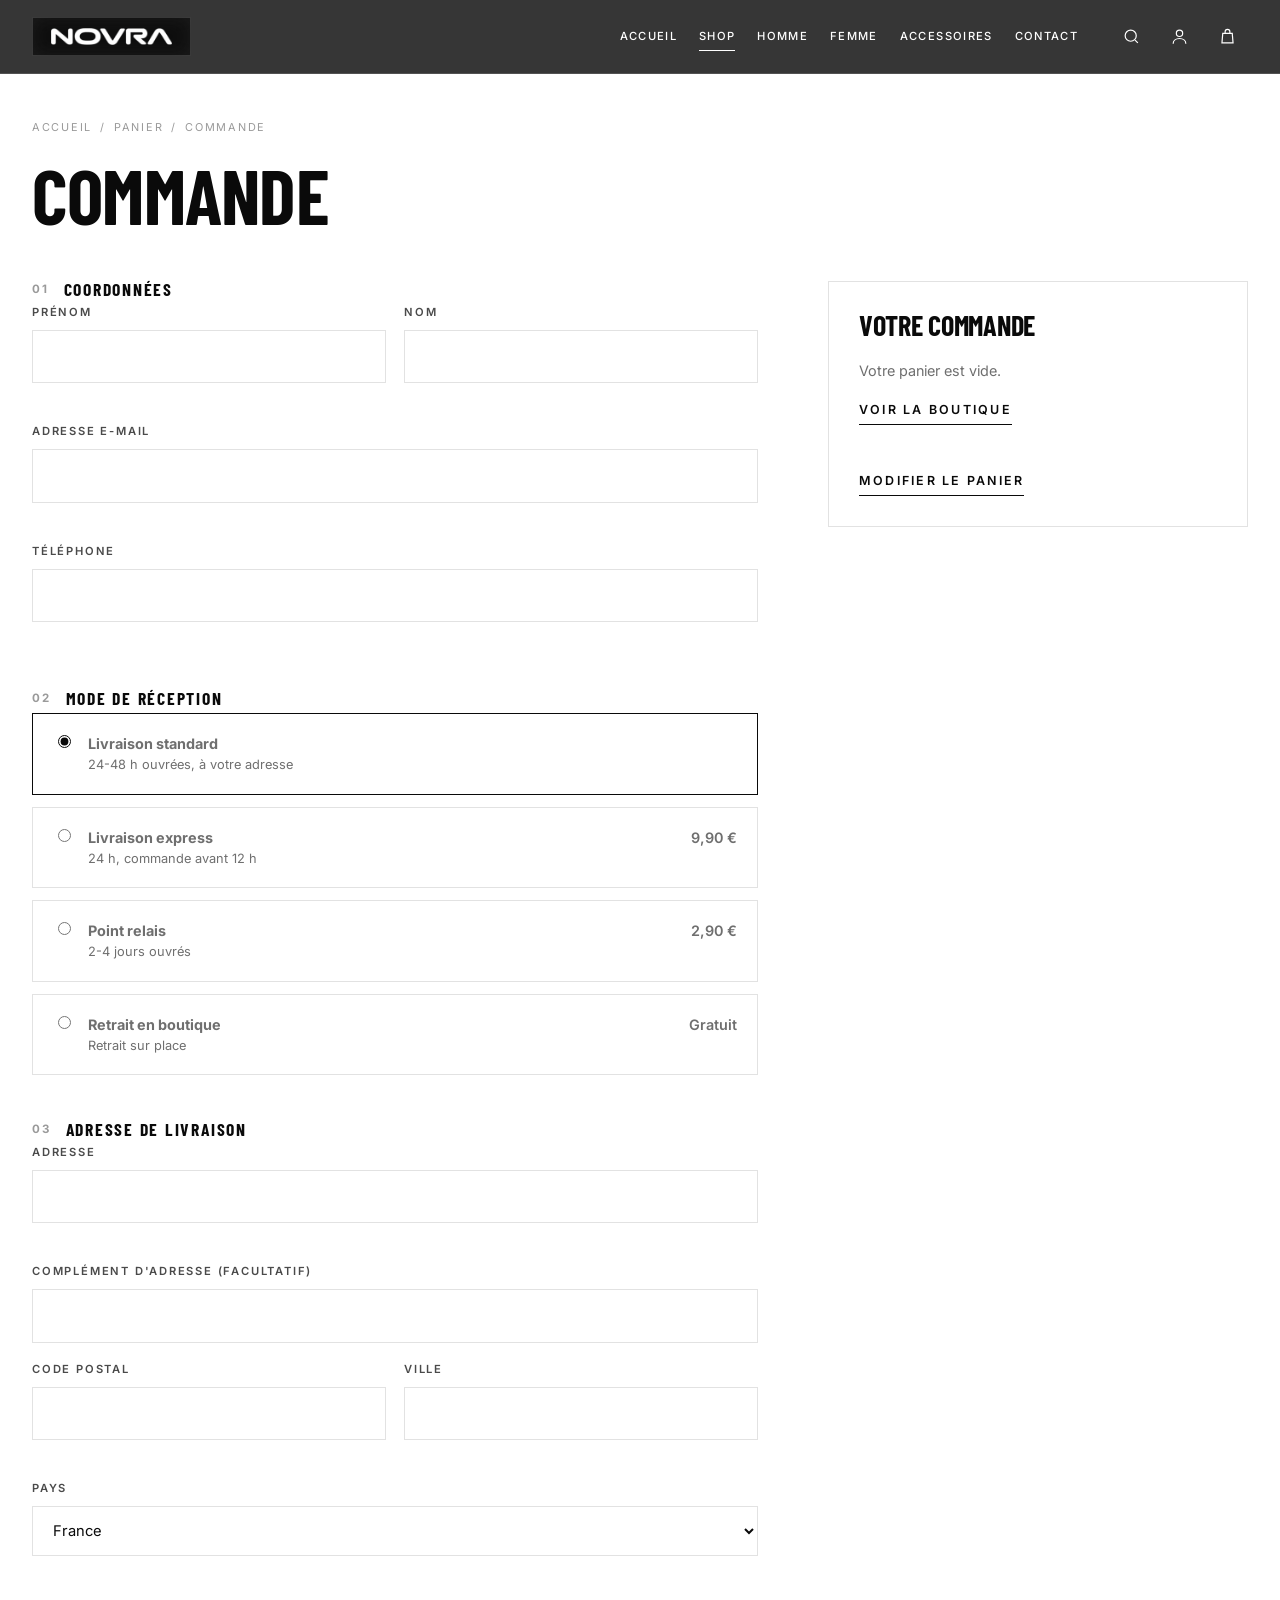
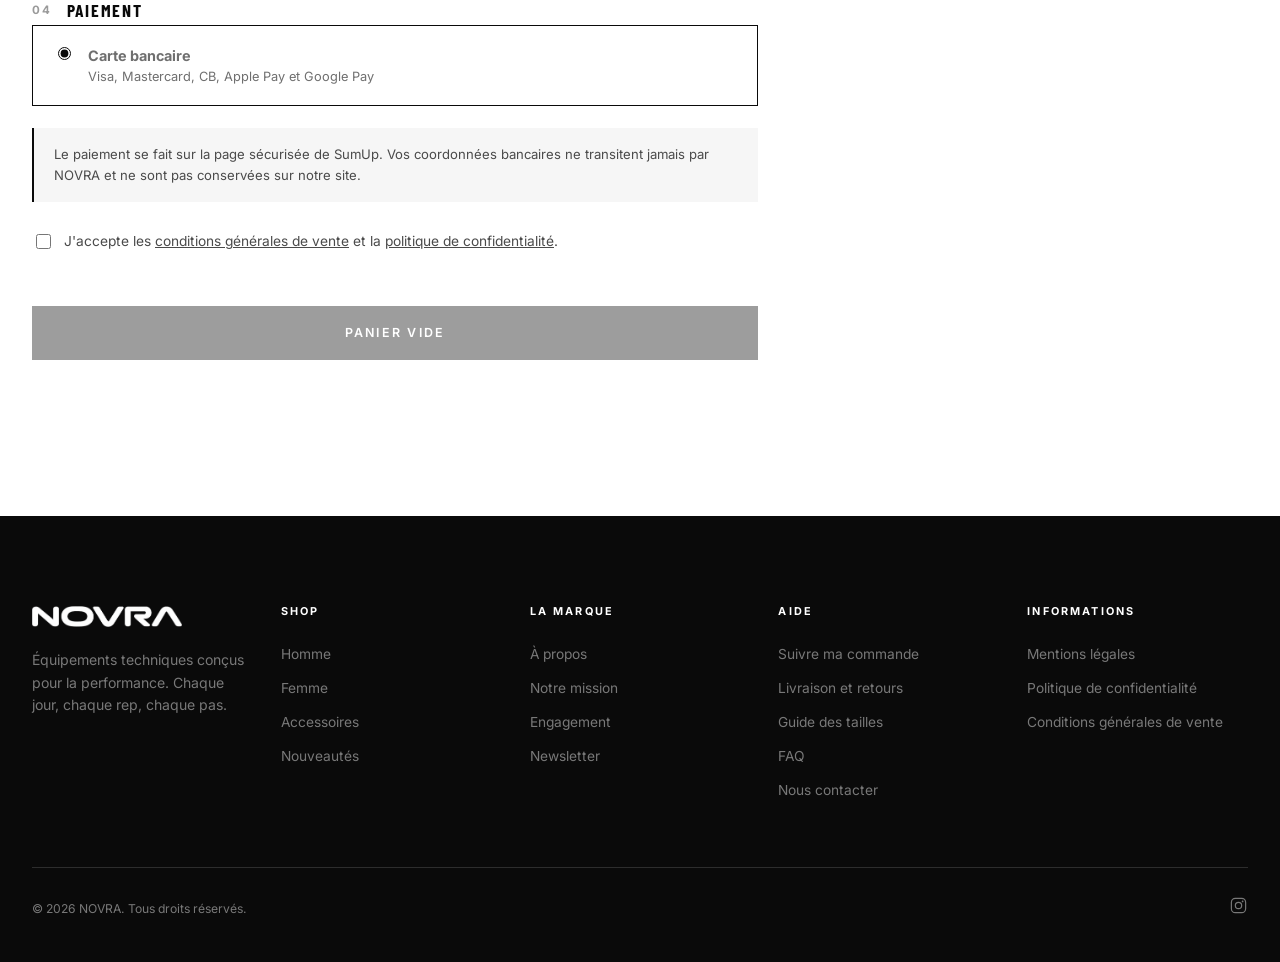
<file: checkout.html>
<!DOCTYPE html>
<html lang="fr">
<head>
<meta charset="utf-8">
<meta name="viewport" content="width=device-width, initial-scale=1">
<title>NOVRA</title>
<meta name="description" content="Finalisez votre commande NOVRA : coordonnées, livraison et récapitulatif.">
<link rel="canonical" href="https://novra.paris/checkout.html">

<!-- Favicon NOVRA -->
<link rel="icon" href="assets/icons/favicon.ico?v=3" sizes="any">
<link rel="icon" type="image/png" sizes="16x16" href="assets/icons/favicon-16x16.png?v=3">
<link rel="icon" type="image/png" sizes="32x32" href="assets/icons/favicon-32x32.png?v=3">
<link rel="icon" type="image/png" sizes="48x48" href="assets/icons/favicon-48x48.png?v=3">
<link rel="icon" type="image/png" sizes="192x192" href="assets/icons/favicon-192x192.png?v=3">
<link rel="icon" type="image/png" sizes="512x512" href="assets/icons/favicon-512x512.png?v=3">
<link rel="apple-touch-icon" sizes="180x180" href="assets/icons/apple-touch-icon.png?v=3">
<link rel="manifest" href="site.webmanifest">
<meta name="theme-color" content="#000000">

<!-- Open Graph -->
<meta property="og:type" content="website">
<meta property="og:site_name" content="NOVRA">
<meta property="og:title" content="NOVRA">
<meta property="og:description" content="NOVRA, vêtements et équipements sportifs conçus pour la performance.">
<meta property="og:url" content="https://novra.paris/checkout.html">
<meta property="og:image" content="https://novra.paris/assets/novra-social-share-1200x630.png">
<meta property="og:image:secure_url" content="https://novra.paris/assets/novra-social-share-1200x630.png">
<meta property="og:image:type" content="image/png">
<meta property="og:image:width" content="1200">
<meta property="og:image:height" content="630">
<meta property="og:image:alt" content="NOVRA">
<meta property="og:locale" content="fr_FR">

<!-- Twitter / X -->
<meta name="twitter:card" content="summary_large_image">
<meta name="twitter:title" content="NOVRA">
<meta name="twitter:description" content="NOVRA, vêtements et équipements sportifs conçus pour la performance.">
<meta name="twitter:image" content="https://novra.paris/assets/novra-social-share-1200x630.png">
<meta name="twitter:image:alt" content="NOVRA">
<meta name="robots" content="noindex, nofollow">

<link rel="preconnect" href="https://fonts.googleapis.com">
<link rel="preconnect" href="https://fonts.gstatic.com" crossorigin>
<link href="https://fonts.googleapis.com/css2?family=Barlow+Condensed:wght@600;700&family=Inter:wght@400;500;600;700&display=swap" rel="stylesheet">
<link rel="stylesheet" href="css/style.css?v=20260929a">
<link rel="stylesheet" href="css/responsive.css?v=20260916h">
<link rel="stylesheet" href="css/animations.css?v=20260903a">
</head>

<body data-page="shop" class="has-solid-header">
<a class="skip-link" href="#main">Aller au contenu</a>
<div id="header-root"></div>

<main id="main">
  <div class="container" id="checkout-view">
    <p class="breadcrumb" style="padding-top:34px"><a href="index.html">Accueil</a><span>/</span><a href="cart.html">Panier</a><span>/</span>Commande</p>
    <h1 class="display-2">Commande</h1>

    <form class="checkout-layout" id="checkout-form" novalidate>
      <div>

        <section class="checkout-step">
          <h2><span class="step-num">01</span>Coordonnées</h2>
          <div class="field-row">
            <div class="field">
              <label for="firstname">Prénom</label>
              <input type="text" id="firstname" name="firstname" autocomplete="given-name" required>
              <span class="field-error"></span>
            </div>
            <div class="field">
              <label for="lastname">Nom</label>
              <input type="text" id="lastname" name="lastname" autocomplete="family-name" required>
              <span class="field-error"></span>
            </div>
          </div>
          <div class="field">
            <label for="email">Adresse e-mail</label>
            <input type="email" id="email" name="email" autocomplete="email" required>
            <span class="field-error"></span>
          </div>
          <div class="field">
            <label for="phone">Téléphone</label>
            <input type="tel" id="phone" name="phone" autocomplete="tel" required>
            <span class="field-error"></span>
          </div>
        </section>

        <section class="checkout-step">
          <h2><span class="step-num">02</span>Mode de réception</h2>
          <label class="radio-card is-selected">
            <input type="radio" name="shipping" value="standard" checked>
            <span><strong>Livraison standard</strong><span>24-48 h ouvrées, à votre adresse</span></span>
            <span class="price" data-shipping-standard></span>
          </label>
          <label class="radio-card">
            <input type="radio" name="shipping" value="express">
            <span><strong>Livraison express</strong><span>24 h, commande avant 12 h</span></span>
            <span class="price">9,90 €</span>
          </label>
          <label class="radio-card">
            <input type="radio" name="shipping" value="relay">
            <span><strong>Point relais</strong><span>2-4 jours ouvrés</span></span>
            <span class="price">2,90 €</span>
          </label>
          <label class="radio-card" id="pickup-card" hidden>
            <input type="radio" name="shipping" value="pickup">
            <span><strong>Retrait en boutique</strong><span id="pickup-line">Retrait sur place</span></span>
            <span class="price">Gratuit</span>
          </label>
          <div class="pickup-info" id="pickup-info" hidden></div>
        </section>

        <section class="checkout-step" id="address-step">
          <h2><span class="step-num">03</span><span id="address-step-title">Adresse de livraison</span></h2>
          <p class="field-note" id="relay-note" hidden style="font-size:.82rem;color:var(--grey-500);margin:-6px 0 16px">
            Indiquez le nom et l'adresse complète du point relais de votre choix (trouvable sur mondialrelay.fr
            ou dans l'application de votre transporteur habituel). Sans cette information, nous ne pouvons pas
            savoir où expédier votre colis.
          </p>
          <div class="field">
            <label for="address" id="address-label">Adresse</label>
            <input type="text" id="address" name="address" autocomplete="address-line1" required>
            <span class="field-error"></span>
          </div>
          <div class="field" id="address2-field">
            <label for="address2">Complément d'adresse (facultatif)</label>
            <input type="text" id="address2" name="address2" autocomplete="address-line2">
          </div>
          <div class="field-row">
            <div class="field">
              <label for="zip" id="zip-label">Code postal</label>
              <input type="text" id="zip" name="zip" autocomplete="postal-code" inputmode="numeric" required>
              <span class="field-error"></span>
            </div>
            <div class="field">
              <label for="city" id="city-label">Ville</label>
              <input type="text" id="city" name="city" autocomplete="address-level2" required>
              <span class="field-error"></span>
            </div>
          </div>
          <div class="field">
            <label for="country">Pays</label>
            <select id="country" name="country">
              <option value="FR">France</option>
              <option value="BE">Belgique</option>
              <option value="CH">Suisse</option>
              <option value="LU">Luxembourg</option>
            </select>
          </div>
        </section>

        <section class="checkout-step">
          <h2><span class="step-num">04</span>Paiement</h2>
          <label class="radio-card is-selected">
            <input type="radio" name="payment" value="card" checked>
            <span><strong>Carte bancaire</strong><span>Visa, Mastercard, CB, Apple&nbsp;Pay et Google&nbsp;Pay</span></span>
          </label>

          <p class="payment-note">
            Le paiement se fait sur la page sécurisée de SumUp. Vos coordonnées bancaires ne transitent
            jamais par NOVRA et ne sont pas conservées sur notre site.
          </p>

          <label class="check" style="margin-top:10px">
            <input type="checkbox" id="terms" name="terms" required>
            <span>J'accepte les <a href="cgv.html" style="text-decoration:underline">conditions générales de vente</a> et la <a href="politique-confidentialite.html" style="text-decoration:underline">politique de confidentialité</a>.</span>
          </label>
          <span class="field-error" id="terms-error"></span>

          <button class="btn btn-block" type="submit" style="margin-top:26px">Valider la commande</button>
        </section>

      </div>

      <aside class="summary-box">
        <h2 class="display-4" style="margin-bottom:20px">Votre commande</h2>
        <div id="checkout-lines"></div>
        <div class="totals" id="checkout-totals" style="margin-top:22px"></div>
        <a class="link-underline" href="cart.html">Modifier le panier</a>
      </aside>
    </form>
  </div>

  <!-- La confirmation se fait sur confirmation.html, au retour de SumUp. -->
</main>

<div id="footer-root"></div>

<script src="js/supabase-config.js?v=20260903a" defer></script>
<script src="js/products.js?v=20261009a" defer></script>
<script src="js/catalogue.js?v=20261009a" defer></script>
<script src="js/cart.js?v=20260903a" defer></script>
<script src="js/main.js?v=20260916h" defer></script>
<script src="js/checkout.js?v=20260929a" defer></script>
</body>
</html>
</file>
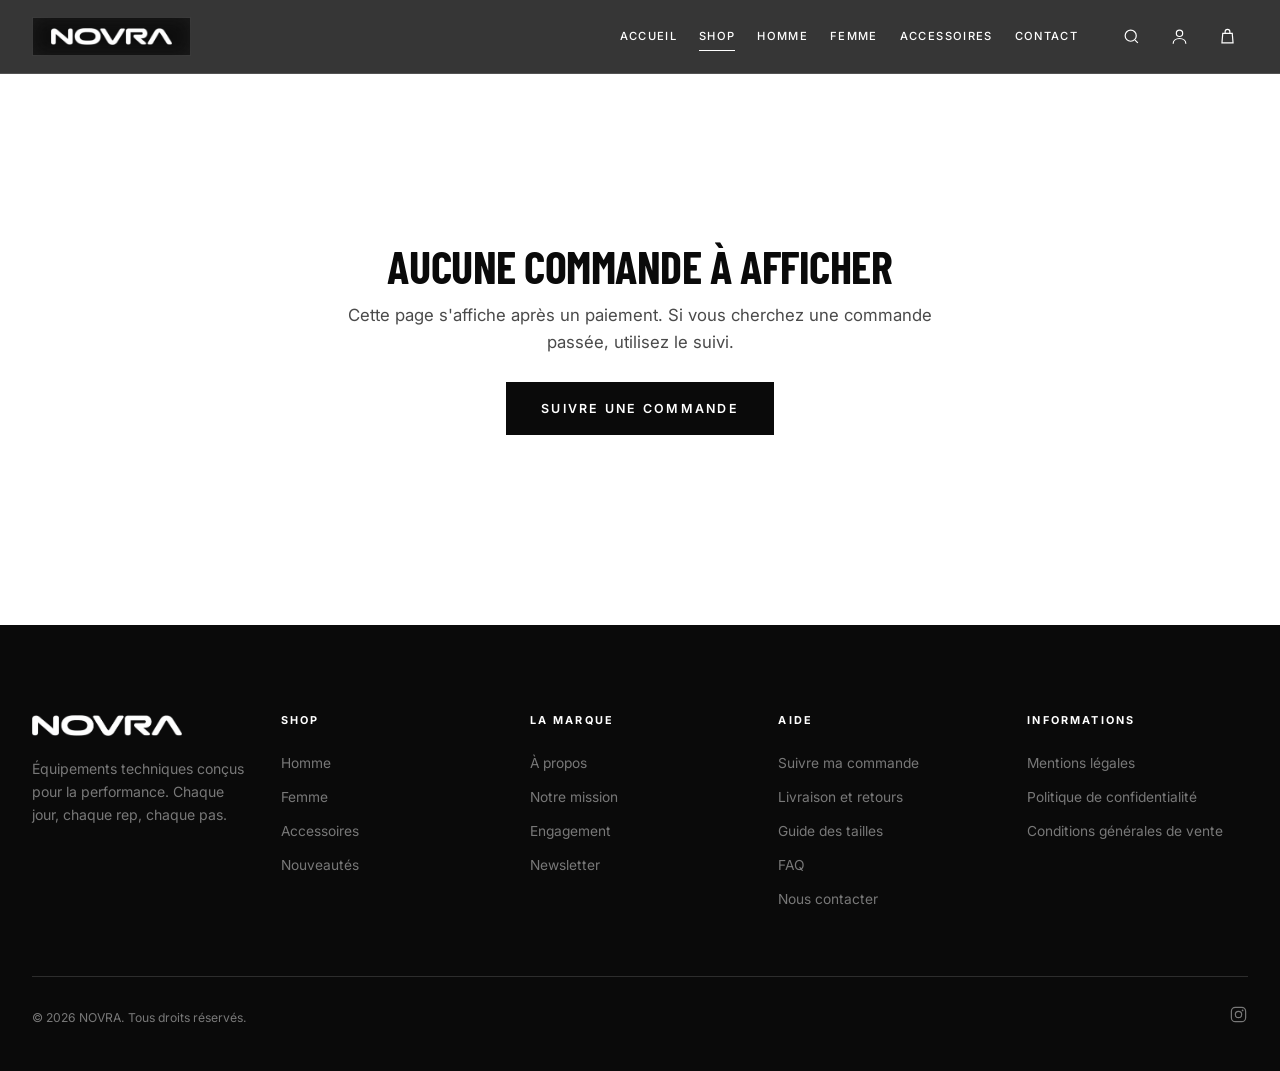
<file: confirmation.html>
<!DOCTYPE html>
<html lang="fr">
<head>
<meta charset="utf-8">
<meta name="viewport" content="width=device-width, initial-scale=1">
<title>NOVRA</title>
<meta name="description" content="Confirmation de votre commande NOVRA.">
<link rel="canonical" href="https://novra.paris/confirmation.html">
<meta name="robots" content="noindex">

<!-- Favicon NOVRA -->
<link rel="icon" href="assets/icons/favicon.ico?v=3" sizes="any">
<link rel="icon" type="image/png" sizes="16x16" href="assets/icons/favicon-16x16.png?v=3">
<link rel="icon" type="image/png" sizes="32x32" href="assets/icons/favicon-32x32.png?v=3">
<link rel="icon" type="image/png" sizes="48x48" href="assets/icons/favicon-48x48.png?v=3">
<link rel="icon" type="image/png" sizes="192x192" href="assets/icons/favicon-192x192.png?v=3">
<link rel="icon" type="image/png" sizes="512x512" href="assets/icons/favicon-512x512.png?v=3">
<link rel="apple-touch-icon" sizes="180x180" href="assets/icons/apple-touch-icon.png?v=3">
<link rel="manifest" href="site.webmanifest">
<meta name="theme-color" content="#000000">

<!-- Open Graph -->
<meta property="og:type" content="website">
<meta property="og:site_name" content="NOVRA">
<meta property="og:title" content="NOVRA">
<meta property="og:description" content="NOVRA, vêtements et équipements sportifs conçus pour la performance.">
<meta property="og:url" content="https://novra.paris/confirmation.html">
<meta property="og:image" content="https://novra.paris/assets/novra-social-share-1200x630.png">
<meta property="og:image:secure_url" content="https://novra.paris/assets/novra-social-share-1200x630.png">
<meta property="og:image:type" content="image/png">
<meta property="og:image:width" content="1200">
<meta property="og:image:height" content="630">
<meta property="og:image:alt" content="NOVRA">
<meta property="og:locale" content="fr_FR">

<!-- Twitter / X -->
<meta name="twitter:card" content="summary_large_image">
<meta name="twitter:title" content="NOVRA">
<meta name="twitter:description" content="NOVRA, vêtements et équipements sportifs conçus pour la performance.">
<meta name="twitter:image" content="https://novra.paris/assets/novra-social-share-1200x630.png">
<meta name="twitter:image:alt" content="NOVRA">
<meta name="robots" content="noindex, nofollow">

<link rel="preconnect" href="https://fonts.googleapis.com">
<link rel="preconnect" href="https://fonts.gstatic.com" crossorigin>
<link href="https://fonts.googleapis.com/css2?family=Barlow+Condensed:wght@600;700&family=Inter:wght@400;500;600;700&display=swap" rel="stylesheet">
<link rel="stylesheet" href="css/style.css?v=20260929a">
<link rel="stylesheet" href="css/responsive.css?v=20260916h">
<link rel="stylesheet" href="css/animations.css?v=20260903a">
</head>

<body data-page="shop" class="has-solid-header">
<a class="skip-link" href="#main">Aller au contenu</a>
<div id="header-root"></div>

<main id="main">
  <div class="container" style="padding-top:80px;padding-bottom:80px">
    <div class="confirmation" id="confirmation-root">
      <p class="lead" style="text-align:center">Vérification de votre paiement…</p>
    </div>
  </div>
</main>

<div id="footer-root"></div>

<script src="js/supabase-config.js?v=20260903a" defer></script>
<script src="js/products.js?v=20261009a" defer></script>
<script src="js/catalogue.js?v=20261009a" defer></script>
<script src="js/cart.js?v=20260903a" defer></script>
<script src="js/main.js?v=20260916h" defer></script>
<script src="js/order-view.js?v=20260929a" defer></script>
<script src="js/confirmation.js?v=20260903a" defer></script>
</body>
</html>
</file>
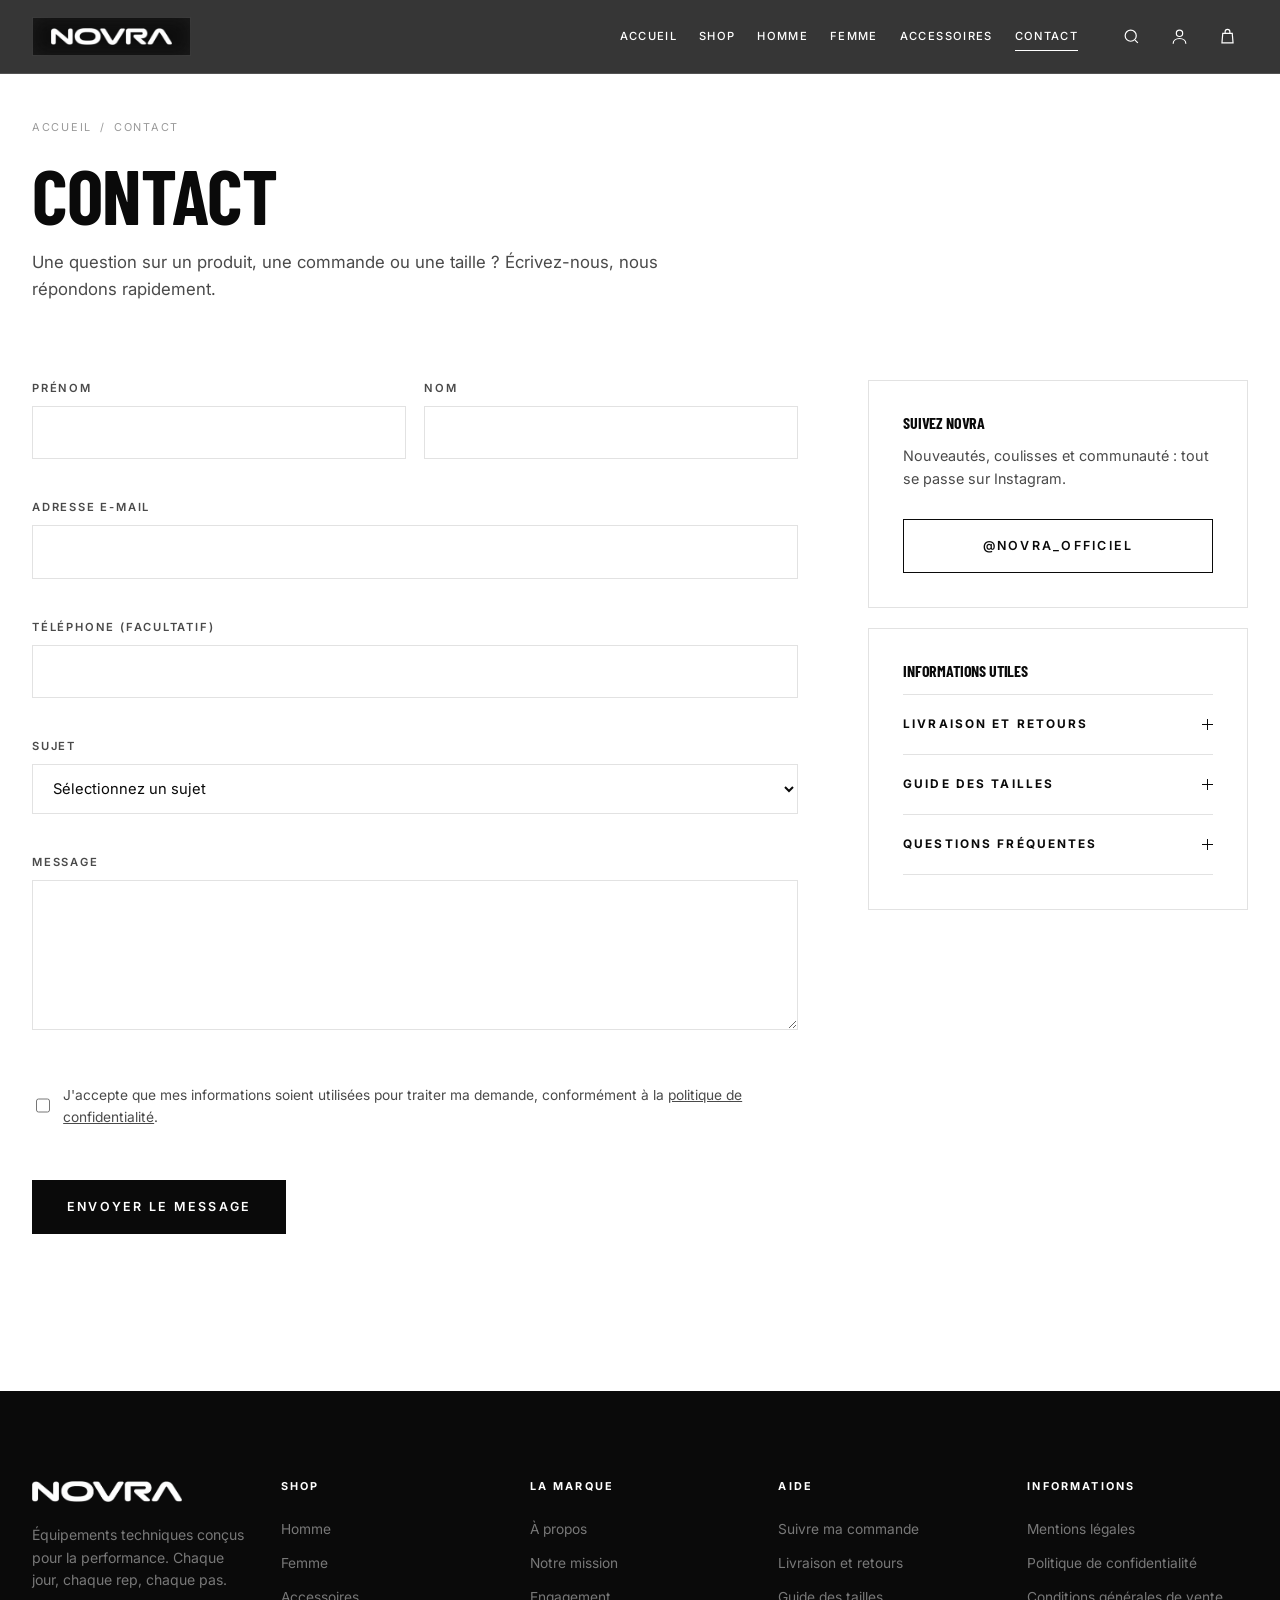
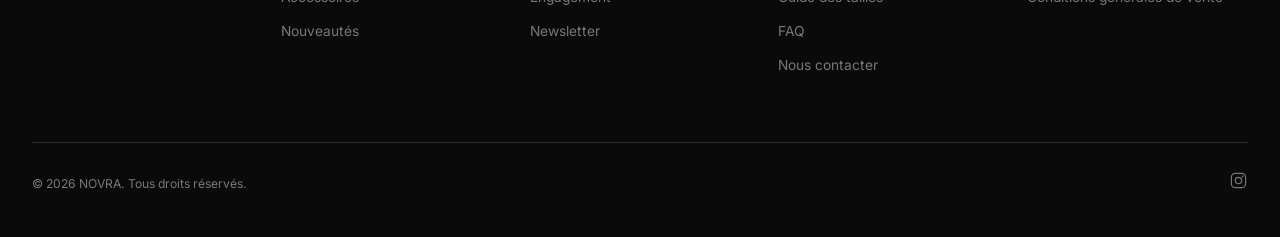
<file: contact.html>
<!DOCTYPE html>
<html lang="fr">
<head>
<meta charset="utf-8">
<meta name="viewport" content="width=device-width, initial-scale=1">
<title>NOVRA</title>
<meta name="description" content="Contactez l'équipe NOVRA : questions produits, commandes, livraison, retours et guide des tailles.">
<link rel="canonical" href="https://novra.paris/contact.html">

<!-- Favicon NOVRA -->
<link rel="icon" href="assets/icons/favicon.ico?v=3" sizes="any">
<link rel="icon" type="image/png" sizes="16x16" href="assets/icons/favicon-16x16.png?v=3">
<link rel="icon" type="image/png" sizes="32x32" href="assets/icons/favicon-32x32.png?v=3">
<link rel="icon" type="image/png" sizes="48x48" href="assets/icons/favicon-48x48.png?v=3">
<link rel="icon" type="image/png" sizes="192x192" href="assets/icons/favicon-192x192.png?v=3">
<link rel="icon" type="image/png" sizes="512x512" href="assets/icons/favicon-512x512.png?v=3">
<link rel="apple-touch-icon" sizes="180x180" href="assets/icons/apple-touch-icon.png?v=3">
<link rel="manifest" href="site.webmanifest">
<meta name="theme-color" content="#000000">

<!-- Open Graph -->
<meta property="og:type" content="website">
<meta property="og:site_name" content="NOVRA">
<meta property="og:title" content="NOVRA">
<meta property="og:description" content="NOVRA, vêtements et équipements sportifs conçus pour la performance.">
<meta property="og:url" content="https://novra.paris/contact.html">
<meta property="og:image" content="https://novra.paris/assets/novra-social-share-1200x630.png">
<meta property="og:image:secure_url" content="https://novra.paris/assets/novra-social-share-1200x630.png">
<meta property="og:image:type" content="image/png">
<meta property="og:image:width" content="1200">
<meta property="og:image:height" content="630">
<meta property="og:image:alt" content="NOVRA">
<meta property="og:locale" content="fr_FR">

<!-- Twitter / X -->
<meta name="twitter:card" content="summary_large_image">
<meta name="twitter:title" content="NOVRA">
<meta name="twitter:description" content="NOVRA, vêtements et équipements sportifs conçus pour la performance.">
<meta name="twitter:image" content="https://novra.paris/assets/novra-social-share-1200x630.png">
<meta name="twitter:image:alt" content="NOVRA">

<link rel="preconnect" href="https://fonts.googleapis.com">
<link rel="preconnect" href="https://fonts.gstatic.com" crossorigin>
<link href="https://fonts.googleapis.com/css2?family=Barlow+Condensed:wght@600;700&family=Inter:wght@400;500;600;700&display=swap" rel="stylesheet">
<link rel="stylesheet" href="css/style.css?v=20260929a">
<link rel="stylesheet" href="css/responsive.css?v=20260916h">
<link rel="stylesheet" href="css/animations.css?v=20260903a">
</head>

<body data-page="contact" class="has-solid-header">
<a class="skip-link" href="#main">Aller au contenu</a>
<div id="header-root"></div>

<main id="main">
  <div class="container">
    <p class="breadcrumb" style="padding-top:34px"><a href="index.html">Accueil</a><span>/</span>Contact</p>
    <h1 class="display-2">Contact</h1>
    <p class="lead" style="margin-top:18px">Une question sur un produit, une commande ou une taille ? Écrivez-nous, nous répondons rapidement.</p>

    <div class="contact-layout">
      <form id="contact-form" novalidate>
        <div class="field-row">
          <div class="field">
            <label for="c-firstname">Prénom</label>
            <input type="text" id="c-firstname" name="firstname" autocomplete="given-name" required>
            <span class="field-error"></span>
          </div>
          <div class="field">
            <label for="c-lastname">Nom</label>
            <input type="text" id="c-lastname" name="lastname" autocomplete="family-name" required>
            <span class="field-error"></span>
          </div>
        </div>

        <div class="field">
          <label for="c-email">Adresse e-mail</label>
          <input type="email" id="c-email" name="email" autocomplete="email" required>
          <span class="field-error"></span>
        </div>

        <div class="field">
          <label for="c-phone">Téléphone (facultatif)</label>
          <input type="tel" id="c-phone" name="phone" autocomplete="tel">
          <span class="field-error"></span>
        </div>

        <div class="field">
          <label for="c-subject">Sujet</label>
          <select id="c-subject" name="subject" required>
            <option value="">Sélectionnez un sujet</option>
            <option>Question produit</option>
            <option>Suivi de commande</option>
            <option>Livraison et retours</option>
            <option>Guide des tailles</option>
            <option>Partenariat</option>
            <option>Autre demande</option>
          </select>
          <span class="field-error"></span>
        </div>

        <div class="field">
          <label for="c-message">Message</label>
          <textarea id="c-message" name="message" required></textarea>
          <span class="field-error"></span>
        </div>

        <label class="check">
          <input type="checkbox" id="c-consent" name="consent" required>
          <span>J'accepte que mes informations soient utilisées pour traiter ma demande, conformément à la <a href="politique-confidentialite.html" style="text-decoration:underline">politique de confidentialité</a>.</span>
        </label>
        <span class="field-error" id="consent-error"></span>

        <button class="btn" type="submit" style="margin-top:24px">Envoyer le message</button>
        <p class="form-feedback" id="contact-feedback" role="status" aria-live="polite"></p>
      </form>

      <aside>
        <div class="contact-aside" style="margin-bottom:20px">
          <h3 class="display-4">Suivez NOVRA</h3>
          <p>Nouveautés, coulisses et communauté : tout se passe sur Instagram.</p>
          <a class="btn btn-outline btn-block" href="https://www.instagram.com/novra_officiel/" target="_blank" rel="noopener" style="margin-top:14px">@novra_officiel</a>
        </div>

        <div class="contact-aside">
          <h3 class="display-4" style="margin-bottom:6px">Informations utiles</h3>
          <div class="accordion" style="margin-top:16px">
            <div class="accordion-item" id="livraison">
              <button class="accordion-trigger" type="button" aria-expanded="false">Livraison et retours<i></i></button>
              <div class="accordion-panel"><div>
                Expédition sous 24 h ouvrées. Livraison en 24-48 h en France métropolitaine, offerte dès 80 € d'achat.
                Retours acceptés sous 30 jours, article non porté et étiquette d'origine attachée.
              </div></div>
            </div>
            <div class="accordion-item" id="tailles">
              <button class="accordion-trigger" type="button" aria-expanded="false">Guide des tailles<i></i></button>
              <div class="accordion-panel"><div>
                Nos pièces taillent normalement. En cas d'hésitation entre deux tailles, choisissez la taille supérieure
                pour un tombé plus ample. Le tableau détaillé est disponible sur chaque fiche produit.
              </div></div>
            </div>
            <div class="accordion-item" id="faq">
              <button class="accordion-trigger" type="button" aria-expanded="false">Questions fréquentes<i></i></button>
              <div class="accordion-panel"><div>
                <ul>
                  <li>Puis-je modifier ma commande ? Contactez-nous dans l'heure suivant la validation.</li>
                  <li>Livrez-vous à l'international ? France, Belgique, Suisse et Luxembourg pour le moment.</li>
                  <li>Comment entretenir mes pièces ? Lavage à 30 °C, sans adoucissant, séchage à l'air libre.</li>
                </ul>
              </div></div>
            </div>
          </div>
        </div>
      </aside>
    </div>
  </div>
</main>

<div id="footer-root"></div>

<script src="js/products.js?v=20261009a" defer></script>
<script src="js/cart.js?v=20260903a" defer></script>
<script src="js/supabase-config.js?v=20260903a" defer></script>
<script src="js/main.js?v=20260916h" defer></script>
<script src="js/cms.js?v=20260915i" defer></script>
<script src="js/contact.js?v=20260903a" defer></script>
</body>
</html>
</file>
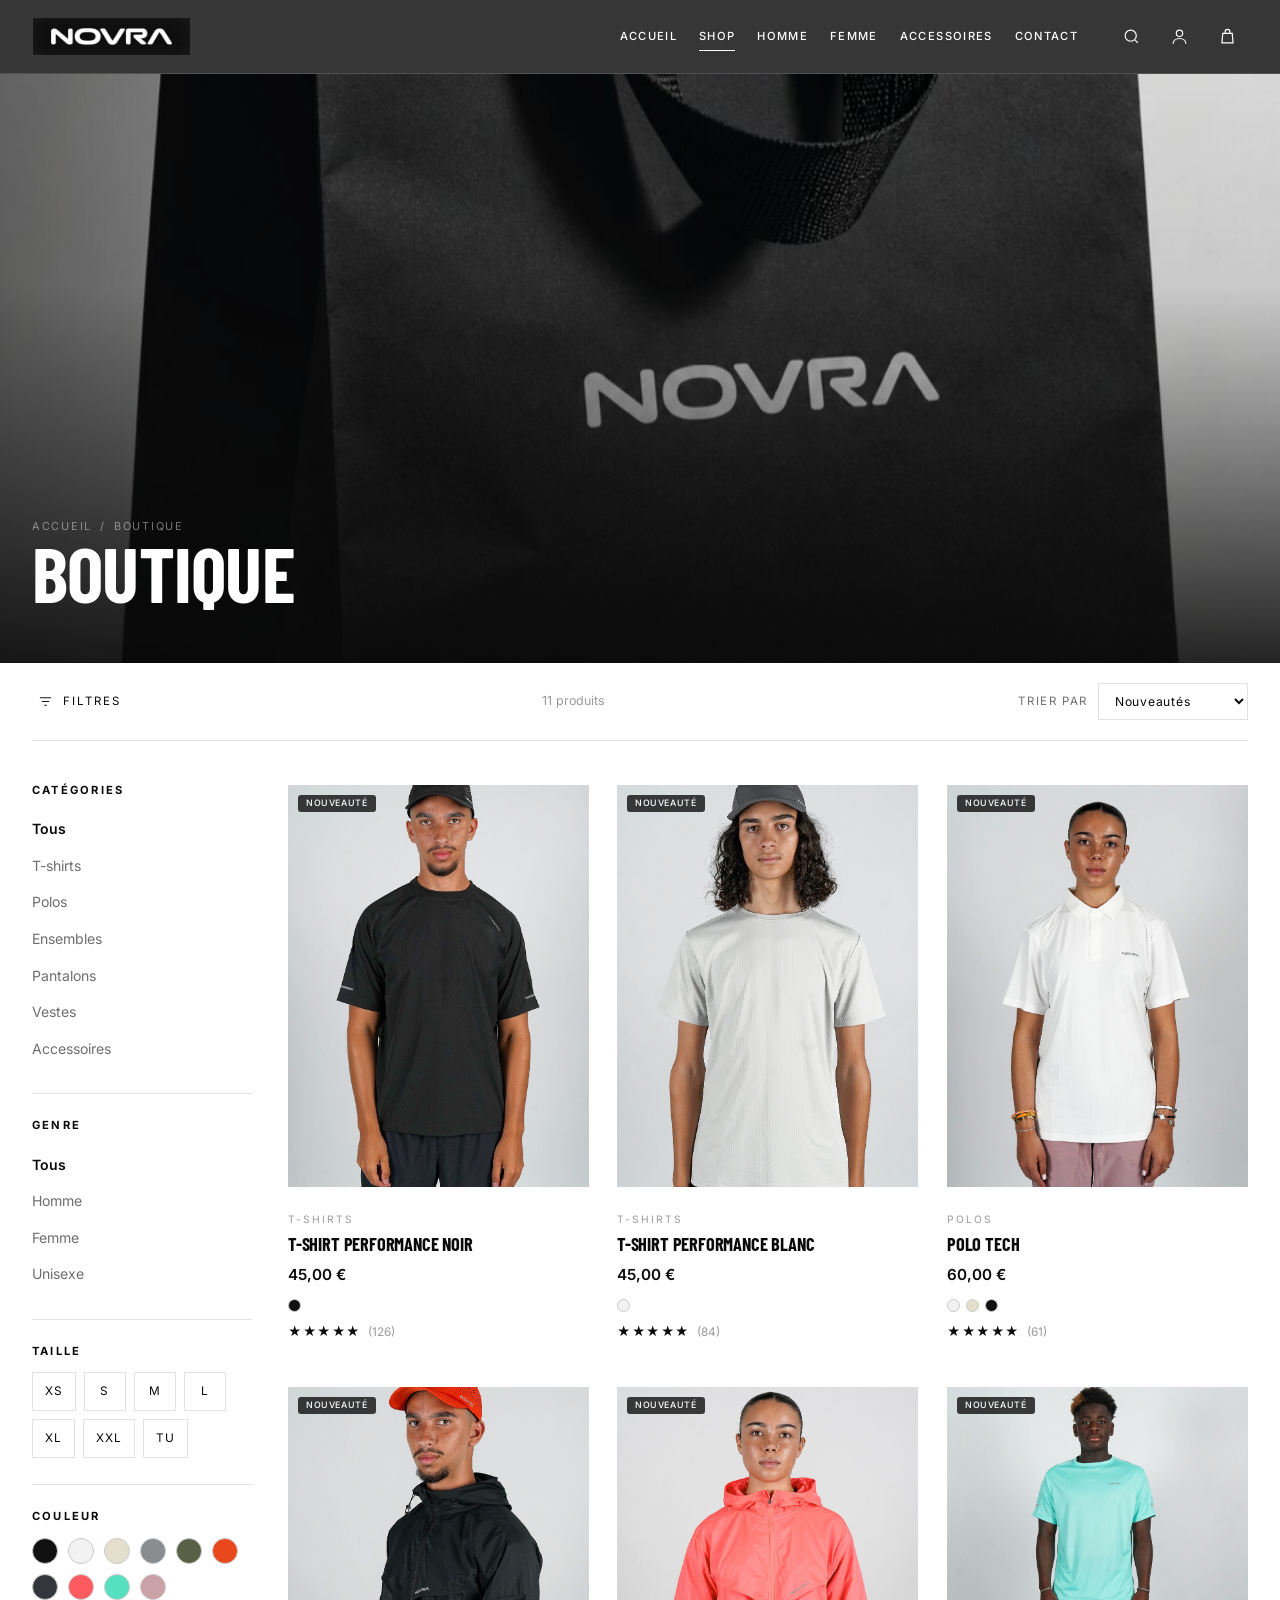
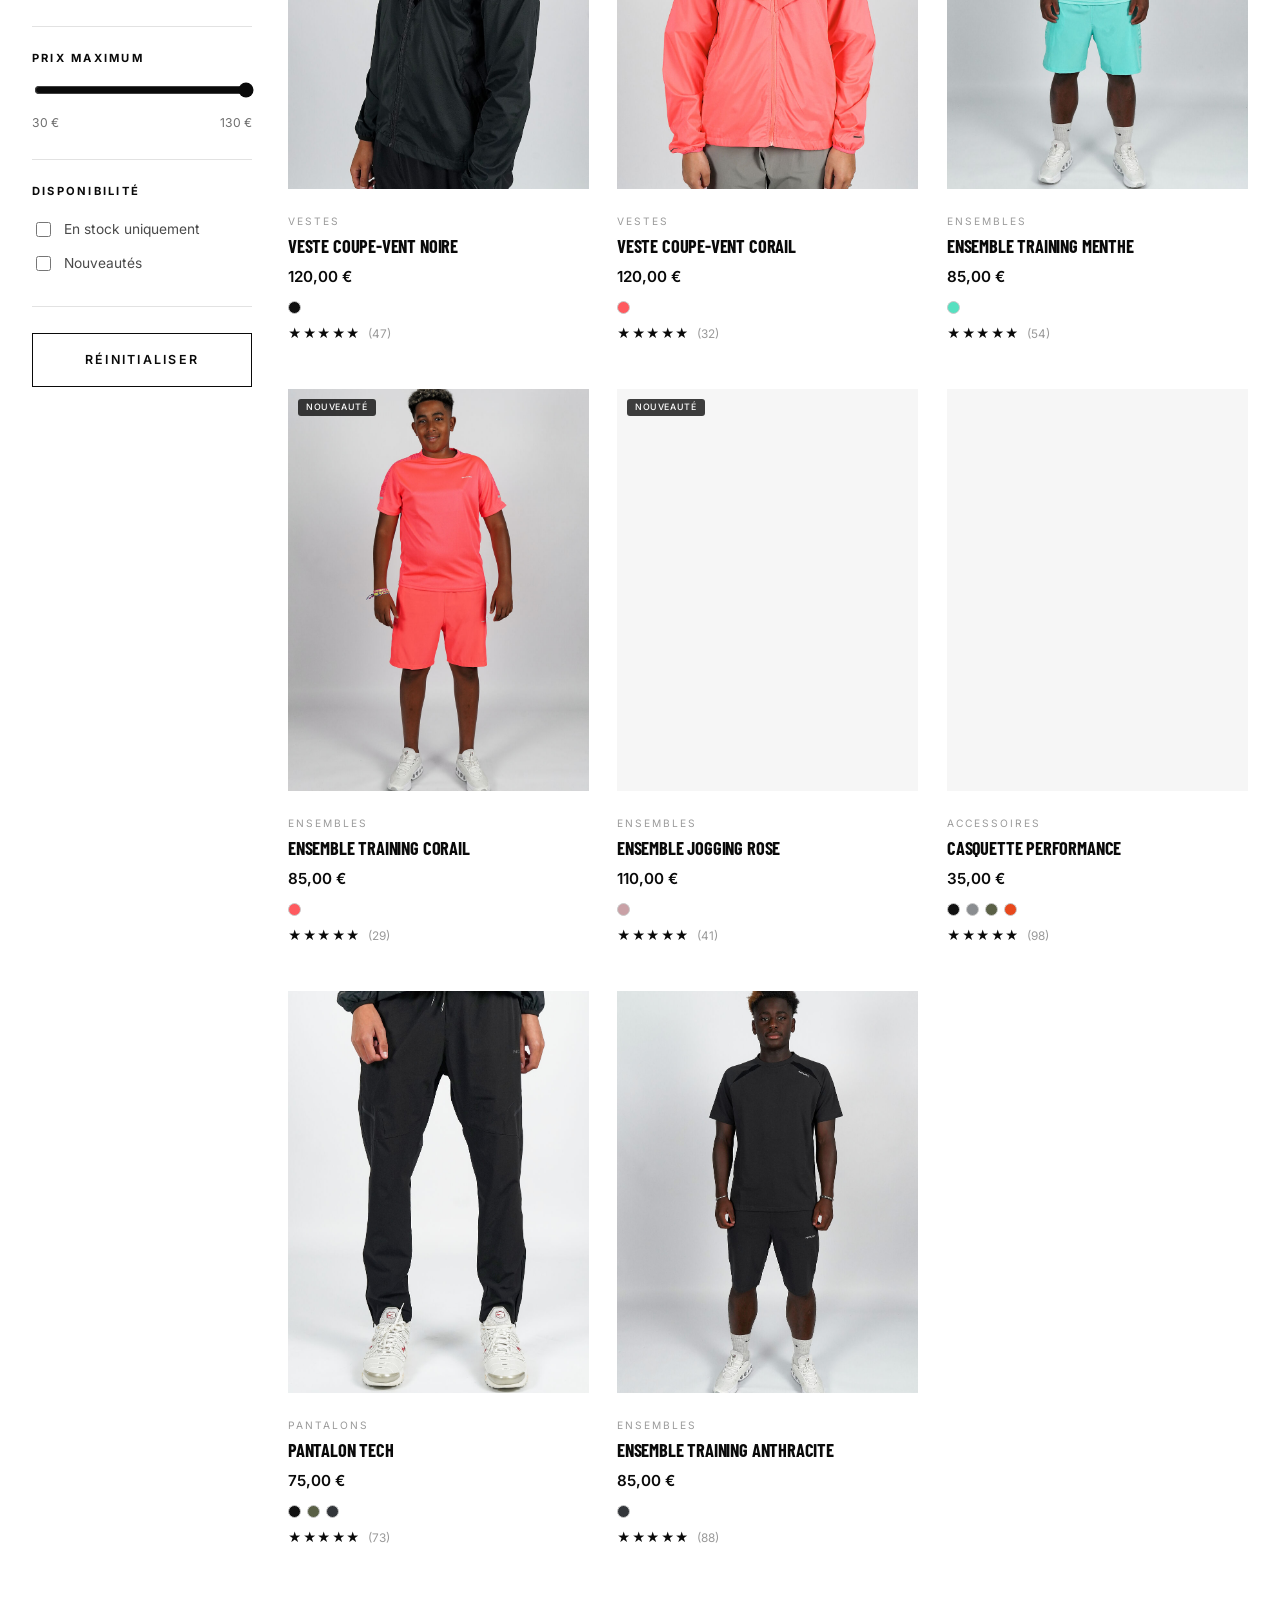
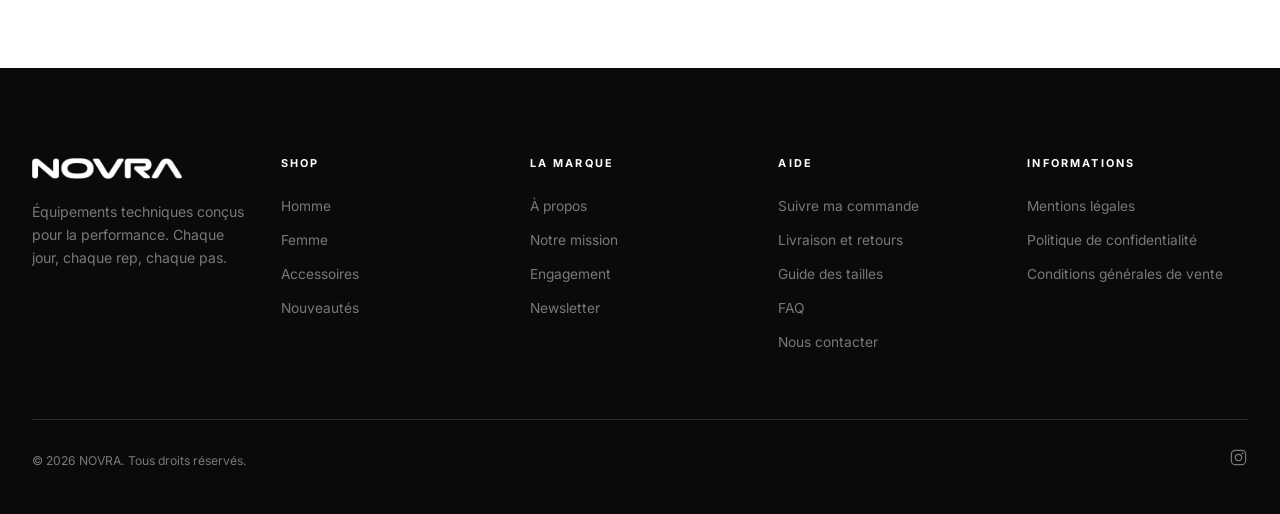
<file: marketplace.html>
<!DOCTYPE html>
<html lang="fr">
<head>
<meta charset="utf-8">
<meta name="viewport" content="width=device-width, initial-scale=1">
<title>NOVRA</title>
<meta name="description" content="Découvrez toute la collection NOVRA : t-shirts performance, polos tech, ensembles training, pantalons techniques, vestes coupe-vent et casquettes running.">
<link rel="canonical" href="https://novra.paris/marketplace.html">

<!-- Favicon NOVRA -->
<link rel="icon" href="assets/icons/favicon.ico?v=3" sizes="any">
<link rel="icon" type="image/png" sizes="16x16" href="assets/icons/favicon-16x16.png?v=3">
<link rel="icon" type="image/png" sizes="32x32" href="assets/icons/favicon-32x32.png?v=3">
<link rel="icon" type="image/png" sizes="48x48" href="assets/icons/favicon-48x48.png?v=3">
<link rel="icon" type="image/png" sizes="192x192" href="assets/icons/favicon-192x192.png?v=3">
<link rel="icon" type="image/png" sizes="512x512" href="assets/icons/favicon-512x512.png?v=3">
<link rel="apple-touch-icon" sizes="180x180" href="assets/icons/apple-touch-icon.png?v=3">
<link rel="manifest" href="site.webmanifest">
<meta name="theme-color" content="#000000">

<!-- Open Graph -->
<meta property="og:type" content="website">
<meta property="og:site_name" content="NOVRA">
<meta property="og:title" content="NOVRA">
<meta property="og:description" content="NOVRA, vêtements et équipements sportifs conçus pour la performance.">
<meta property="og:url" content="https://novra.paris/marketplace.html">
<meta property="og:image" content="https://novra.paris/assets/novra-social-share-1200x630.png">
<meta property="og:image:secure_url" content="https://novra.paris/assets/novra-social-share-1200x630.png">
<meta property="og:image:type" content="image/png">
<meta property="og:image:width" content="1200">
<meta property="og:image:height" content="630">
<meta property="og:image:alt" content="NOVRA">
<meta property="og:locale" content="fr_FR">

<!-- Twitter / X -->
<meta name="twitter:card" content="summary_large_image">
<meta name="twitter:title" content="NOVRA">
<meta name="twitter:description" content="NOVRA, vêtements et équipements sportifs conçus pour la performance.">
<meta name="twitter:image" content="https://novra.paris/assets/novra-social-share-1200x630.png">
<meta name="twitter:image:alt" content="NOVRA">

<link rel="preconnect" href="https://fonts.googleapis.com">
<link rel="preconnect" href="https://fonts.gstatic.com" crossorigin>
<link href="https://fonts.googleapis.com/css2?family=Barlow+Condensed:wght@600;700&family=Inter:wght@400;500;600;700&display=swap" rel="stylesheet">
<link rel="stylesheet" href="css/style.css?v=20260929a">
<link rel="stylesheet" href="css/responsive.css?v=20260916h">
<link rel="stylesheet" href="css/animations.css?v=20260903a">
</head>

<body data-page="shop" class="has-solid-header">
<a class="skip-link" href="#main">Aller au contenu</a>
<div id="header-root"></div>

<main id="main">

  <section class="page-hero page-hero--boutique" id="shop-hero">
    <!-- Diaporama boutique physique NOVRA : rotation lente, crossfade seul -->
    <div class="page-hero__media page-hero__slideshow" aria-hidden="true">
      <!-- Repli statique : les visuels réellement affichés viennent de la
           base (section "hero" de la page shop), modifiables depuis Médias
           et contenus. Remplacés par les photos produits/packaging fournies
           par le chef de projet (dossier "Boutique - Physique"). -->
      <img class="page-hero__slide is-active" src="assets/web/boutique/boutique-sac.jpg" alt=""
           width="1120" height="1400" fetchpriority="high">
      <img class="page-hero__slide" src="assets/web/boutique/boutique-tshirt-dos.jpg" alt=""
           width="1120" height="1400" fetchpriority="high">
      <img class="page-hero__slide" src="assets/web/boutique/boutique-colis.jpg" alt=""
           width="1120" height="1400" fetchpriority="high">
    </div>
    <div class="page-hero__overlay"></div>
    <div class="container">
      <p class="breadcrumb"><a href="index.html">Accueil</a><span>/</span>Boutique</p>
      <h1 class="display-2">Boutique</h1>
    </div>
  </section>

  <div class="container">
    <div class="shop-toolbar">
      <button class="filter-toggle" type="button" data-filters-toggle aria-expanded="false">
        <svg viewBox="0 0 24 24" aria-hidden="true"><path d="M3 6h18M6 12h12M10 18h4"/></svg>
        Filtres
      </button>
      <span class="result-count" id="result-count" aria-live="polite"></span>
      <div class="sort-wrap">
        <span>Trier par</span>
        <label class="sr-only" for="sort-select">Trier les produits</label>
        <select id="sort-select">
          <option value="new">Nouveautés</option>
          <option value="price-asc">Prix croissant</option>
          <option value="price-desc">Prix décroissant</option>
          <option value="name">Nom de A à Z</option>
        </select>
      </div>
    </div>

    <div class="shop-layout">

      <aside class="filters" id="filters" aria-label="Filtres produits">
        <div class="filters-head">
          <h2 class="display-4">Filtres</h2>
          <button class="icon-btn" type="button" data-filters-close aria-label="Fermer les filtres" style="color:var(--black)">
            <svg viewBox="0 0 24 24" fill="none" stroke="currentColor" stroke-width="1.5"><path d="M6 6l12 12M18 6L6 18"/></svg>
          </button>
        </div>

        <div class="filter-group">
          <h3>Catégories</h3>
          <div class="filter-list" id="filter-categories"></div>
        </div>

        <div class="filter-group">
          <h3>Genre</h3>
          <div class="filter-list" id="filter-genders"></div>
        </div>

        <div class="filter-group">
          <h3>Taille</h3>
          <div class="chip-row" id="filter-sizes"></div>
        </div>

        <div class="filter-group">
          <h3>Couleur</h3>
          <div class="color-row" id="filter-colors"></div>
        </div>

        <div class="filter-group">
          <h3>Prix maximum</h3>
          <input class="price-range" type="range" id="filter-price" min="30" max="130" step="5" value="130" aria-label="Prix maximum">
          <div class="price-values"><span>30 €</span><span id="price-max-label">130 €</span></div>
        </div>

        <div class="filter-group">
          <h3>Disponibilité</h3>
          <label class="check"><input type="checkbox" id="filter-stock"> En stock uniquement</label>
          <label class="check"><input type="checkbox" id="filter-new"> Nouveautés</label>
        </div>

        <button class="btn btn-outline btn-block" type="button" id="reset-filters">Réinitialiser</button>
      </aside>

      <div>
        <div class="product-grid" id="shop-grid"></div>
        <div class="empty-state" id="empty-state" hidden>
          <h3 class="display-4">Aucun produit ne correspond</h3>
          <p>Modifiez vos filtres ou explorez l'ensemble de la collection.</p>
          <button class="btn btn-outline" type="button" id="reset-filters-empty">Réinitialiser les filtres</button>
        </div>
      </div>

    </div>
  </div>

</main>

<div id="footer-root"></div>

<script src="js/supabase-config.js?v=20260903a" defer></script>
<script src="js/products.js?v=20261009a" defer></script>
<script src="js/catalogue.js?v=20261009a" defer></script>
<script src="js/cart.js?v=20260903a" defer></script>
<script src="js/main.js?v=20260916h" defer></script>
<script src="js/cms.js?v=20260915i" defer></script>
<script src="js/marketplace.js?v=20260916a" defer></script>
</body>
</html>
</file>
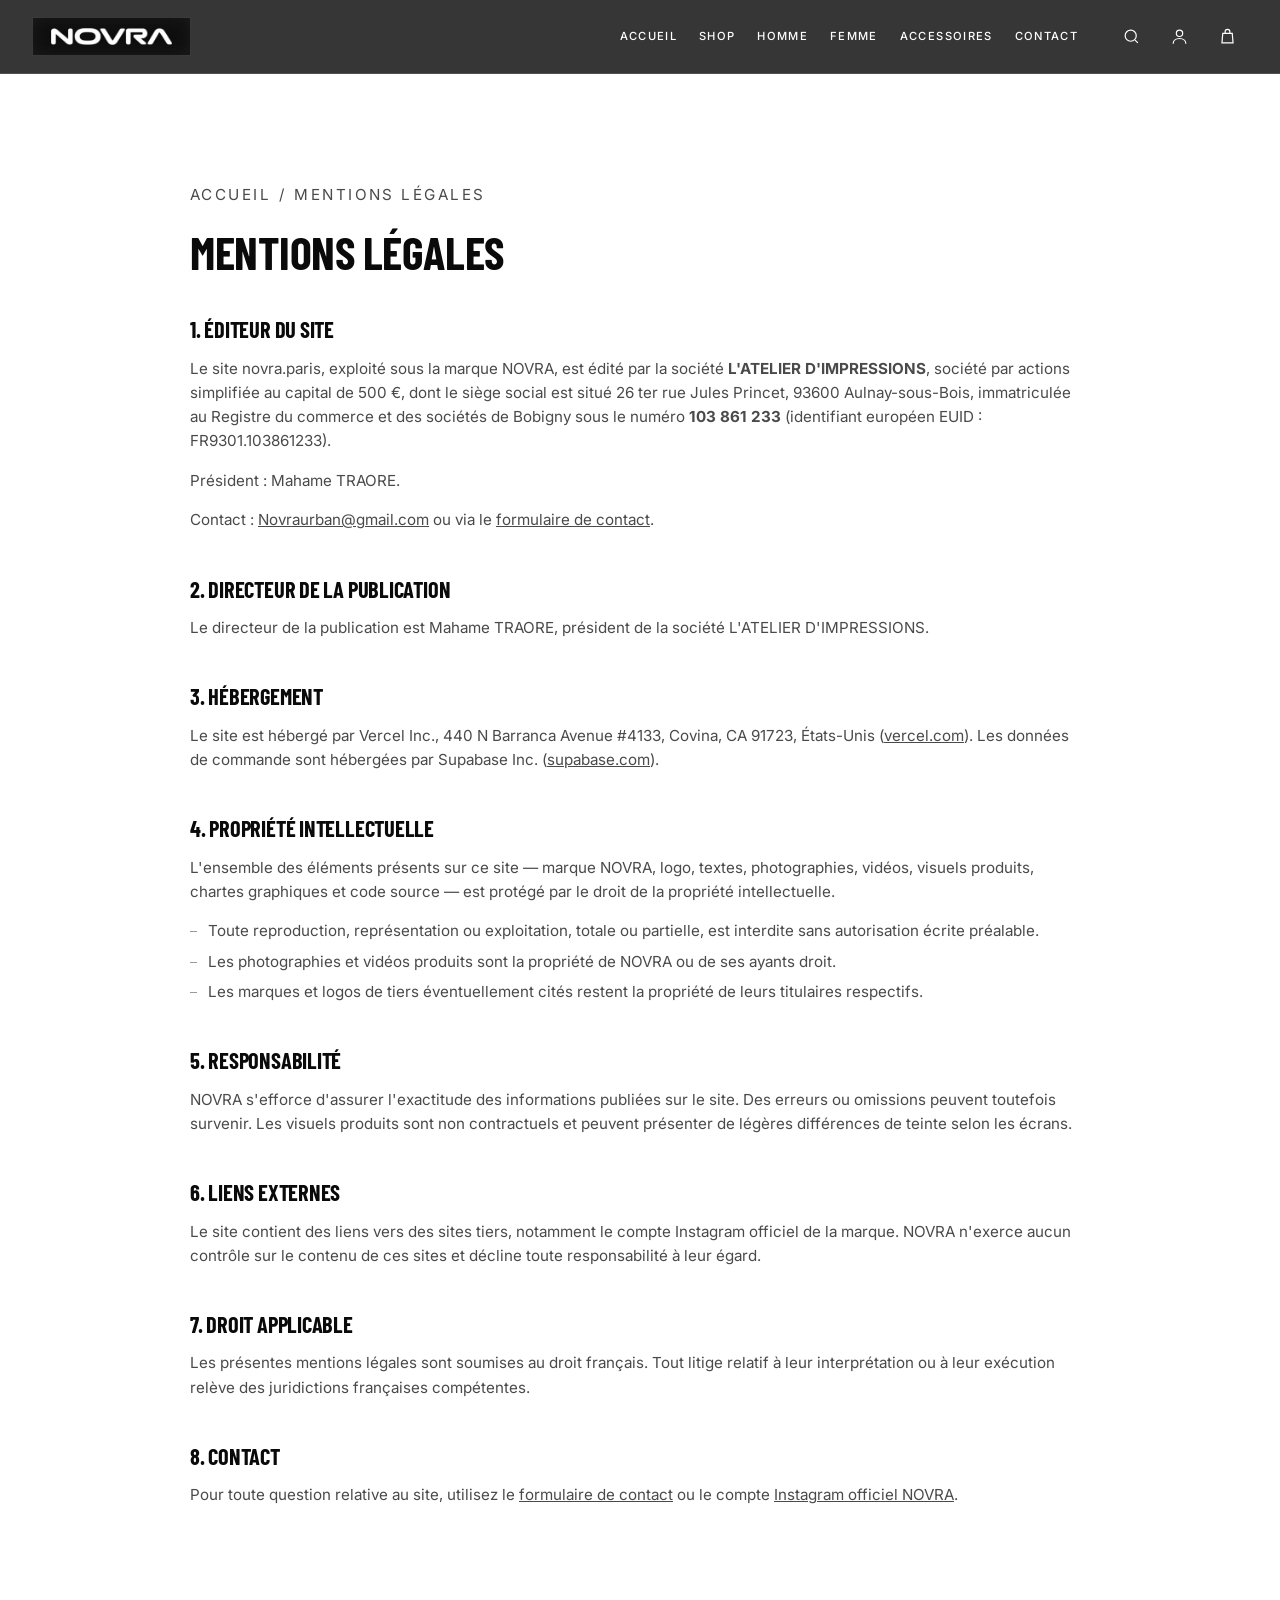
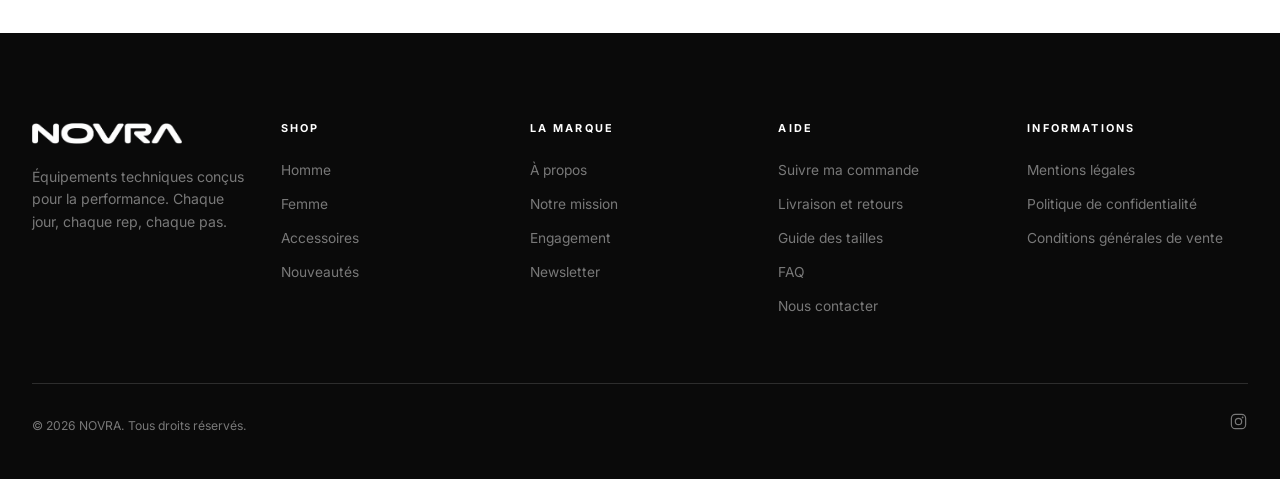
<file: mentions-legales.html>
<!DOCTYPE html>
<html lang="fr">
<head>
<meta charset="utf-8">
<meta name="viewport" content="width=device-width, initial-scale=1">
<title>NOVRA</title>
<meta name="description" content="Mentions légales du site NOVRA : éditeur, hébergement, propriété intellectuelle et responsabilité.">
<link rel="canonical" href="https://novra.paris/mentions-legales.html">

<!-- Favicon NOVRA -->
<link rel="icon" href="assets/icons/favicon.ico?v=3" sizes="any">
<link rel="icon" type="image/png" sizes="16x16" href="assets/icons/favicon-16x16.png?v=3">
<link rel="icon" type="image/png" sizes="32x32" href="assets/icons/favicon-32x32.png?v=3">
<link rel="icon" type="image/png" sizes="48x48" href="assets/icons/favicon-48x48.png?v=3">
<link rel="icon" type="image/png" sizes="192x192" href="assets/icons/favicon-192x192.png?v=3">
<link rel="icon" type="image/png" sizes="512x512" href="assets/icons/favicon-512x512.png?v=3">
<link rel="apple-touch-icon" sizes="180x180" href="assets/icons/apple-touch-icon.png?v=3">
<link rel="manifest" href="site.webmanifest">
<meta name="theme-color" content="#000000">

<!-- Open Graph -->
<meta property="og:type" content="website">
<meta property="og:site_name" content="NOVRA">
<meta property="og:title" content="NOVRA">
<meta property="og:description" content="NOVRA, vêtements et équipements sportifs conçus pour la performance.">
<meta property="og:url" content="https://novra.paris/mentions-legales.html">
<meta property="og:image" content="https://novra.paris/assets/novra-social-share-1200x630.png">
<meta property="og:image:secure_url" content="https://novra.paris/assets/novra-social-share-1200x630.png">
<meta property="og:image:type" content="image/png">
<meta property="og:image:width" content="1200">
<meta property="og:image:height" content="630">
<meta property="og:image:alt" content="NOVRA">
<meta property="og:locale" content="fr_FR">

<!-- Twitter / X -->
<meta name="twitter:card" content="summary_large_image">
<meta name="twitter:title" content="NOVRA">
<meta name="twitter:description" content="NOVRA, vêtements et équipements sportifs conçus pour la performance.">
<meta name="twitter:image" content="https://novra.paris/assets/novra-social-share-1200x630.png">
<meta name="twitter:image:alt" content="NOVRA">
<meta name="robots" content="index, follow">

<link rel="preconnect" href="https://fonts.googleapis.com">
<link rel="preconnect" href="https://fonts.gstatic.com" crossorigin>
<link href="https://fonts.googleapis.com/css2?family=Barlow+Condensed:wght@600;700&family=Inter:wght@400;500;600;700&display=swap" rel="stylesheet">
<link rel="stylesheet" href="css/style.css?v=20260929a">
<link rel="stylesheet" href="css/responsive.css?v=20260916h">
<link rel="stylesheet" href="css/animations.css?v=20260903a">
</head>

<body data-page="legal" class="has-solid-header">
<a class="skip-link" href="#main">Aller au contenu</a>
<div id="header-root"></div>

<main id="main">
  <div class="container container-narrow legal">
    <p class="breadcrumb" style="padding-top:34px"><a href="index.html">Accueil</a><span>/</span>Mentions légales</p>
    <h1 class="display-3">Mentions légales</h1>

    <h2>1. Éditeur du site</h2>
    <p>Le site novra.paris, exploité sous la marque NOVRA, est édité par la société <strong>L'ATELIER D'IMPRESSIONS</strong>,
    société par actions simplifiée au capital de 500 €, dont le siège social est situé 26 ter rue Jules Princet,
    93600 Aulnay-sous-Bois, immatriculée au Registre du commerce et des sociétés de Bobigny sous le numéro
    <strong>103 861 233</strong> (identifiant européen EUID : FR9301.103861233).</p>
    <p>Président : Mahame TRAORE.</p>
    <p>Contact : <a href="mailto:Novraurban@gmail.com" style="text-decoration:underline">Novraurban@gmail.com</a>
    ou via le <a href="contact.html" style="text-decoration:underline">formulaire de contact</a>.</p>

    <h2>2. Directeur de la publication</h2>
    <p>Le directeur de la publication est Mahame TRAORE, président de la société L'ATELIER D'IMPRESSIONS.</p>

    <h2>3. Hébergement</h2>
    <p>Le site est hébergé par Vercel Inc., 440 N Barranca Avenue #4133, Covina, CA 91723, États-Unis
    (<a href="https://vercel.com" target="_blank" rel="noopener" style="text-decoration:underline">vercel.com</a>).
    Les données de commande sont hébergées par Supabase Inc. (<a href="https://supabase.com" target="_blank" rel="noopener" style="text-decoration:underline">supabase.com</a>).</p>

    <h2>4. Propriété intellectuelle</h2>
    <p>L'ensemble des éléments présents sur ce site — marque NOVRA, logo, textes, photographies, vidéos, visuels
    produits, chartes graphiques et code source — est protégé par le droit de la propriété intellectuelle.</p>
    <ul>
      <li>Toute reproduction, représentation ou exploitation, totale ou partielle, est interdite sans autorisation écrite préalable.</li>
      <li>Les photographies et vidéos produits sont la propriété de NOVRA ou de ses ayants droit.</li>
      <li>Les marques et logos de tiers éventuellement cités restent la propriété de leurs titulaires respectifs.</li>
    </ul>

    <h2>5. Responsabilité</h2>
    <p>NOVRA s'efforce d'assurer l'exactitude des informations publiées sur le site. Des erreurs ou omissions
    peuvent toutefois survenir. Les visuels produits sont non contractuels et peuvent présenter de légères
    différences de teinte selon les écrans.</p>

    <h2>6. Liens externes</h2>
    <p>Le site contient des liens vers des sites tiers, notamment le compte Instagram officiel de la marque.
    NOVRA n'exerce aucun contrôle sur le contenu de ces sites et décline toute responsabilité à leur égard.</p>

    <h2>7. Droit applicable</h2>
    <p>Les présentes mentions légales sont soumises au droit français. Tout litige relatif à leur interprétation
    ou à leur exécution relève des juridictions françaises compétentes.</p>

    <h2>8. Contact</h2>
    <p>Pour toute question relative au site, utilisez le <a href="contact.html" style="text-decoration:underline">formulaire de contact</a>
    ou le compte <a href="https://www.instagram.com/novra_officiel/" target="_blank" rel="noopener" style="text-decoration:underline">Instagram officiel NOVRA</a>.</p>
  </div>
</main>

<div id="footer-root"></div>

<script src="js/products.js?v=20261009a" defer></script>
<script src="js/cart.js?v=20260903a" defer></script>
<script src="js/main.js?v=20260916h" defer></script>
</body>
</html>
</file>
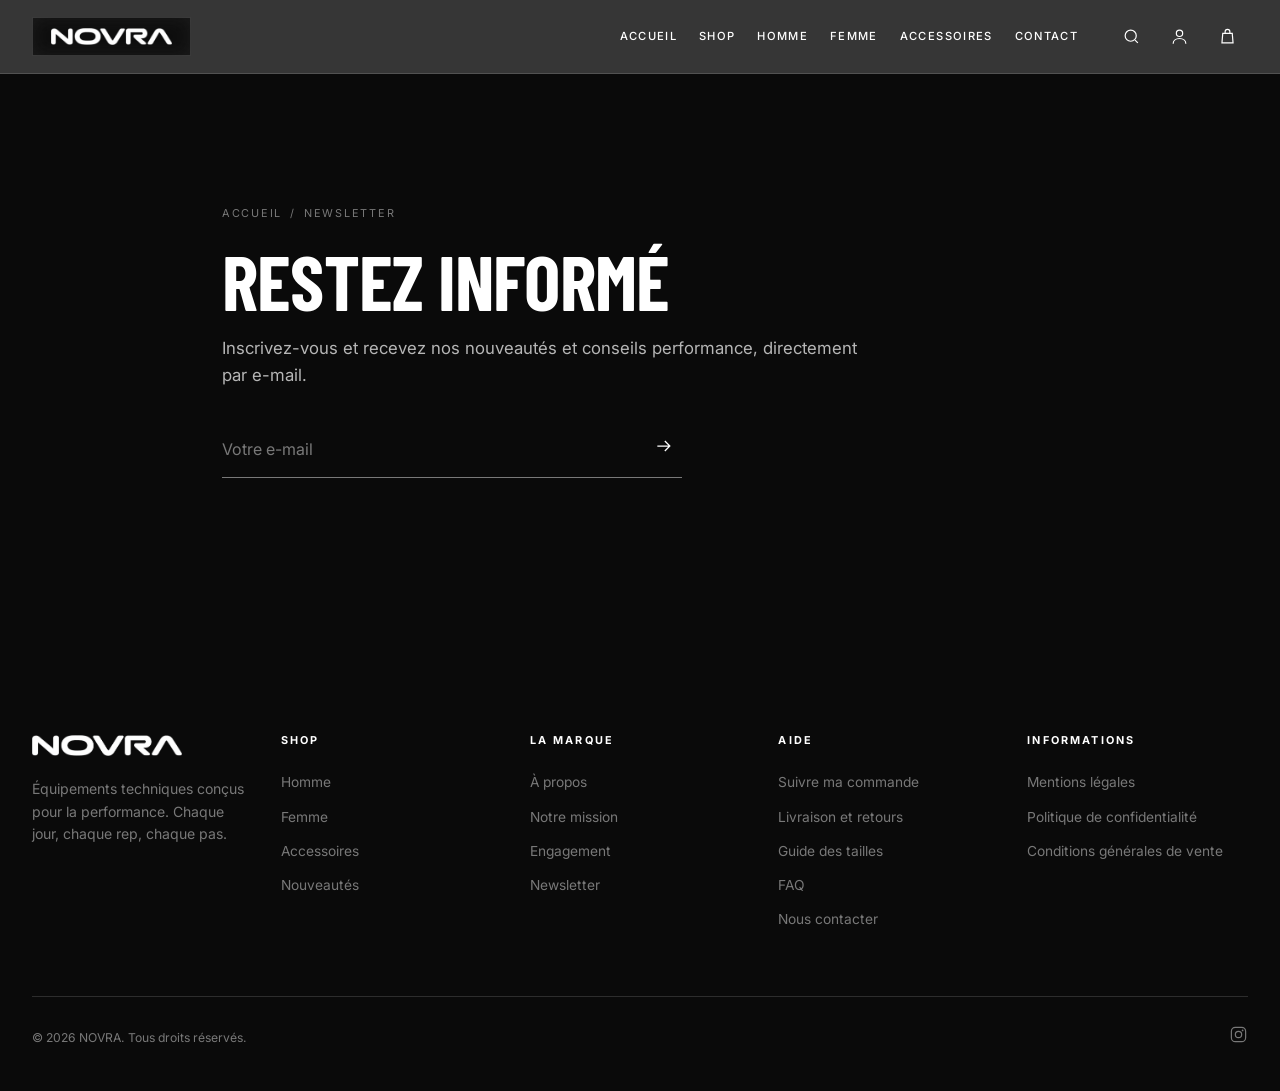
<file: newsletter.html>
<!DOCTYPE html>
<html lang="fr">
<head>
<meta charset="utf-8">
<meta name="viewport" content="width=device-width, initial-scale=1">
<title>NOVRA</title>
<meta name="description" content="Inscrivez-vous à la newsletter NOVRA et recevez nos nouveautés et conseils performance.">
<link rel="canonical" href="https://novra.paris/newsletter.html">

<!-- Favicon NOVRA -->
<link rel="icon" href="assets/icons/favicon.ico?v=3" sizes="any">
<link rel="icon" type="image/png" sizes="16x16" href="assets/icons/favicon-16x16.png?v=3">
<link rel="icon" type="image/png" sizes="32x32" href="assets/icons/favicon-32x32.png?v=3">
<link rel="icon" type="image/png" sizes="48x48" href="assets/icons/favicon-48x48.png?v=3">
<link rel="icon" type="image/png" sizes="192x192" href="assets/icons/favicon-192x192.png?v=3">
<link rel="icon" type="image/png" sizes="512x512" href="assets/icons/favicon-512x512.png?v=3">
<link rel="apple-touch-icon" sizes="180x180" href="assets/icons/apple-touch-icon.png?v=3">
<link rel="manifest" href="site.webmanifest">
<meta name="theme-color" content="#000000">

<!-- Open Graph -->
<meta property="og:type" content="website">
<meta property="og:site_name" content="NOVRA">
<meta property="og:title" content="NOVRA">
<meta property="og:description" content="NOVRA, vêtements et équipements sportifs conçus pour la performance.">
<meta property="og:url" content="https://novra.paris/newsletter.html">
<meta property="og:image" content="https://novra.paris/assets/novra-social-share-1200x630.png">
<meta property="og:image:secure_url" content="https://novra.paris/assets/novra-social-share-1200x630.png">
<meta property="og:image:type" content="image/png">
<meta property="og:image:width" content="1200">
<meta property="og:image:height" content="630">
<meta property="og:image:alt" content="NOVRA">
<meta property="og:locale" content="fr_FR">

<!-- Twitter / X -->
<meta name="twitter:card" content="summary_large_image">
<meta name="twitter:title" content="NOVRA">
<meta name="twitter:description" content="NOVRA, vêtements et équipements sportifs conçus pour la performance.">
<meta name="twitter:image" content="https://novra.paris/assets/novra-social-share-1200x630.png">
<meta name="twitter:image:alt" content="NOVRA">
<meta name="robots" content="index, follow">

<link rel="preconnect" href="https://fonts.googleapis.com">
<link rel="preconnect" href="https://fonts.gstatic.com" crossorigin>
<link href="https://fonts.googleapis.com/css2?family=Barlow+Condensed:wght@600;700&family=Inter:wght@400;500;600;700&display=swap" rel="stylesheet">
<link rel="stylesheet" href="css/style.css?v=20260929a">
<link rel="stylesheet" href="css/responsive.css?v=20260916h">
<link rel="stylesheet" href="css/animations.css?v=20260903a">
</head>

<body data-page="newsletter" class="has-solid-header">
<a class="skip-link" href="#main">Aller au contenu</a>
<div id="header-root"></div>

<main id="main">
  <!-- Page dédiée à la newsletter : reprend le formulaire qui vivait avant
       sur l'accueil (même id="newsletter-form", même logique JS
       initNewsletter() dans js/main.js, inchangée). Fond sombre conservé
       car .newsletter-form est stylé en blanc sur fond noir. -->
  <section class="section section-dark">
    <div class="container container-narrow">
      <p class="breadcrumb" style="color:var(--white-45)">
        <a href="index.html" style="color:inherit">Accueil</a><span>/</span>Newsletter
      </p>
      <h1 class="display-2" style="margin-top:14px">Restez informé</h1>
      <p class="lead" style="margin:18px 0 34px">Inscrivez-vous et recevez nos nouveautés et conseils performance, directement par e-mail.</p>

      <form id="newsletter-form" class="newsletter-form" novalidate>
        <label class="sr-only" for="newsletter-email">Adresse e-mail</label>
        <input type="email" id="newsletter-email" name="email" placeholder="Votre e-mail" autocomplete="email" required>
        <button type="submit" aria-label="S'inscrire à la newsletter">
          <svg viewBox="0 0 24 24"><path d="M4 12h15M13 6l6 6-6 6"/></svg>
        </button>
      </form>
      <p class="form-feedback" role="status" aria-live="polite"></p>
    </div>
  </section>
</main>

<div id="footer-root"></div>

<script src="js/products.js?v=20261009a" defer></script>
<script src="js/cart.js?v=20260903a" defer></script>
<script src="js/main.js?v=20260916h" defer></script>
</body>
</html>
</file>
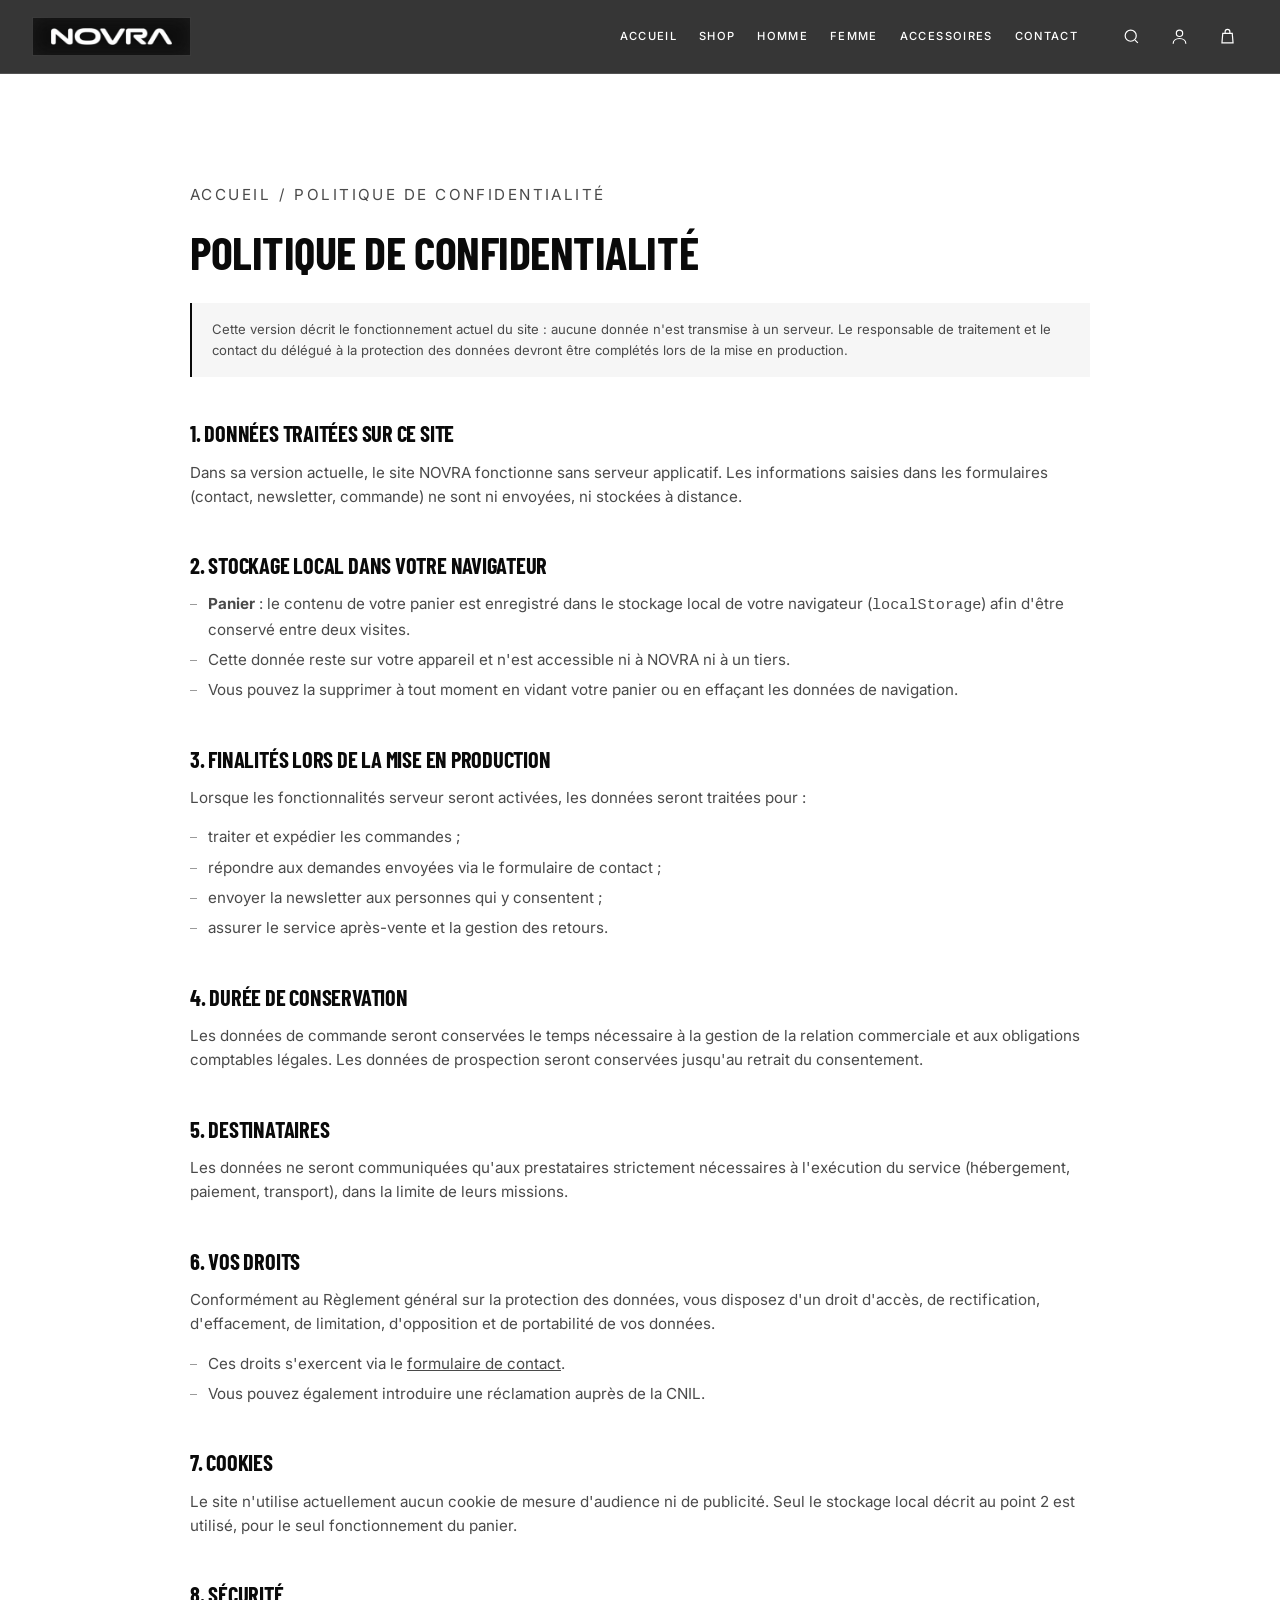
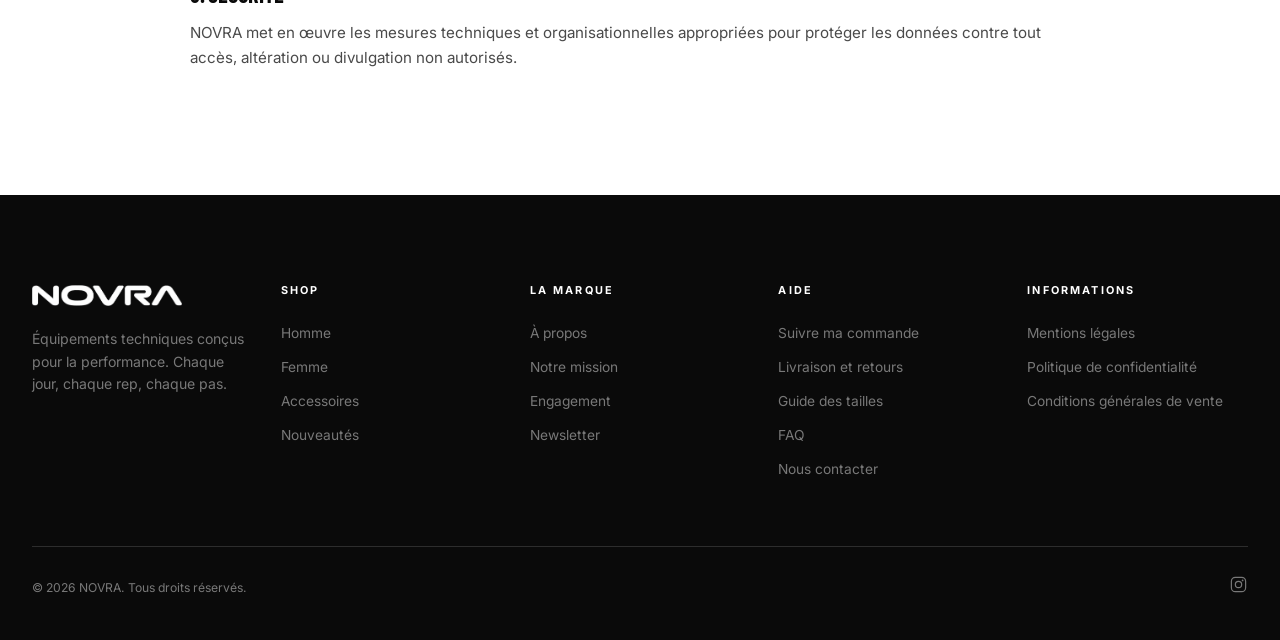
<file: politique-confidentialite.html>
<!DOCTYPE html>
<html lang="fr">
<head>
<meta charset="utf-8">
<meta name="viewport" content="width=device-width, initial-scale=1">
<title>NOVRA</title>
<meta name="description" content="Politique de confidentialité NOVRA : données collectées, finalités, durée de conservation et droits des utilisateurs.">
<link rel="canonical" href="https://novra.paris/politique-confidentialite.html">

<!-- Favicon NOVRA -->
<link rel="icon" href="assets/icons/favicon.ico?v=3" sizes="any">
<link rel="icon" type="image/png" sizes="16x16" href="assets/icons/favicon-16x16.png?v=3">
<link rel="icon" type="image/png" sizes="32x32" href="assets/icons/favicon-32x32.png?v=3">
<link rel="icon" type="image/png" sizes="48x48" href="assets/icons/favicon-48x48.png?v=3">
<link rel="icon" type="image/png" sizes="192x192" href="assets/icons/favicon-192x192.png?v=3">
<link rel="icon" type="image/png" sizes="512x512" href="assets/icons/favicon-512x512.png?v=3">
<link rel="apple-touch-icon" sizes="180x180" href="assets/icons/apple-touch-icon.png?v=3">
<link rel="manifest" href="site.webmanifest">
<meta name="theme-color" content="#000000">

<!-- Open Graph -->
<meta property="og:type" content="website">
<meta property="og:site_name" content="NOVRA">
<meta property="og:title" content="NOVRA">
<meta property="og:description" content="NOVRA, vêtements et équipements sportifs conçus pour la performance.">
<meta property="og:url" content="https://novra.paris/politique-confidentialite.html">
<meta property="og:image" content="https://novra.paris/assets/novra-social-share-1200x630.png">
<meta property="og:image:secure_url" content="https://novra.paris/assets/novra-social-share-1200x630.png">
<meta property="og:image:type" content="image/png">
<meta property="og:image:width" content="1200">
<meta property="og:image:height" content="630">
<meta property="og:image:alt" content="NOVRA">
<meta property="og:locale" content="fr_FR">

<!-- Twitter / X -->
<meta name="twitter:card" content="summary_large_image">
<meta name="twitter:title" content="NOVRA">
<meta name="twitter:description" content="NOVRA, vêtements et équipements sportifs conçus pour la performance.">
<meta name="twitter:image" content="https://novra.paris/assets/novra-social-share-1200x630.png">
<meta name="twitter:image:alt" content="NOVRA">

<link rel="preconnect" href="https://fonts.googleapis.com">
<link rel="preconnect" href="https://fonts.gstatic.com" crossorigin>
<link href="https://fonts.googleapis.com/css2?family=Barlow+Condensed:wght@600;700&family=Inter:wght@400;500;600;700&display=swap" rel="stylesheet">
<link rel="stylesheet" href="css/style.css?v=20260929a">
<link rel="stylesheet" href="css/responsive.css?v=20260916h">
<link rel="stylesheet" href="css/animations.css?v=20260903a">
</head>

<body data-page="legal" class="has-solid-header">
<a class="skip-link" href="#main">Aller au contenu</a>
<div id="header-root"></div>

<main id="main">
  <div class="container container-narrow legal">
    <p class="breadcrumb" style="padding-top:34px"><a href="index.html">Accueil</a><span>/</span>Politique de confidentialité</p>
    <h1 class="display-3">Politique de confidentialité</h1>

    <div class="payment-note" style="margin-top:30px">
      Cette version décrit le fonctionnement actuel du site : aucune donnée n'est transmise à un serveur.
      Le responsable de traitement et le contact du délégué à la protection des données devront être
      complétés lors de la mise en production.
    </div>

    <h2>1. Données traitées sur ce site</h2>
    <p>Dans sa version actuelle, le site NOVRA fonctionne sans serveur applicatif. Les informations saisies dans
    les formulaires (contact, newsletter, commande) ne sont ni envoyées, ni stockées à distance.</p>

    <h2>2. Stockage local dans votre navigateur</h2>
    <ul>
      <li><strong>Panier</strong> : le contenu de votre panier est enregistré dans le stockage local de votre navigateur (<code>localStorage</code>) afin d'être conservé entre deux visites.</li>
      <li>Cette donnée reste sur votre appareil et n'est accessible ni à NOVRA ni à un tiers.</li>
      <li>Vous pouvez la supprimer à tout moment en vidant votre panier ou en effaçant les données de navigation.</li>
    </ul>

    <h2>3. Finalités lors de la mise en production</h2>
    <p>Lorsque les fonctionnalités serveur seront activées, les données seront traitées pour :</p>
    <ul>
      <li>traiter et expédier les commandes ;</li>
      <li>répondre aux demandes envoyées via le formulaire de contact ;</li>
      <li>envoyer la newsletter aux personnes qui y consentent ;</li>
      <li>assurer le service après-vente et la gestion des retours.</li>
    </ul>

    <h2>4. Durée de conservation</h2>
    <p>Les données de commande seront conservées le temps nécessaire à la gestion de la relation commerciale et
    aux obligations comptables légales. Les données de prospection seront conservées jusqu'au retrait du consentement.</p>

    <h2>5. Destinataires</h2>
    <p>Les données ne seront communiquées qu'aux prestataires strictement nécessaires à l'exécution du service
    (hébergement, paiement, transport), dans la limite de leurs missions.</p>

    <h2>6. Vos droits</h2>
    <p>Conformément au Règlement général sur la protection des données, vous disposez d'un droit d'accès,
    de rectification, d'effacement, de limitation, d'opposition et de portabilité de vos données.</p>
    <ul>
      <li>Ces droits s'exercent via le <a href="contact.html" style="text-decoration:underline">formulaire de contact</a>.</li>
      <li>Vous pouvez également introduire une réclamation auprès de la CNIL.</li>
    </ul>

    <h2>7. Cookies</h2>
    <p>Le site n'utilise actuellement aucun cookie de mesure d'audience ni de publicité. Seul le stockage local
    décrit au point 2 est utilisé, pour le seul fonctionnement du panier.</p>

    <h2>8. Sécurité</h2>
    <p>NOVRA met en œuvre les mesures techniques et organisationnelles appropriées pour protéger les données
    contre tout accès, altération ou divulgation non autorisés.</p>
  </div>
</main>

<div id="footer-root"></div>

<script src="js/products.js?v=20261009a" defer></script>
<script src="js/cart.js?v=20260903a" defer></script>
<script src="js/main.js?v=20260916h" defer></script>
</body>
</html>
</file>
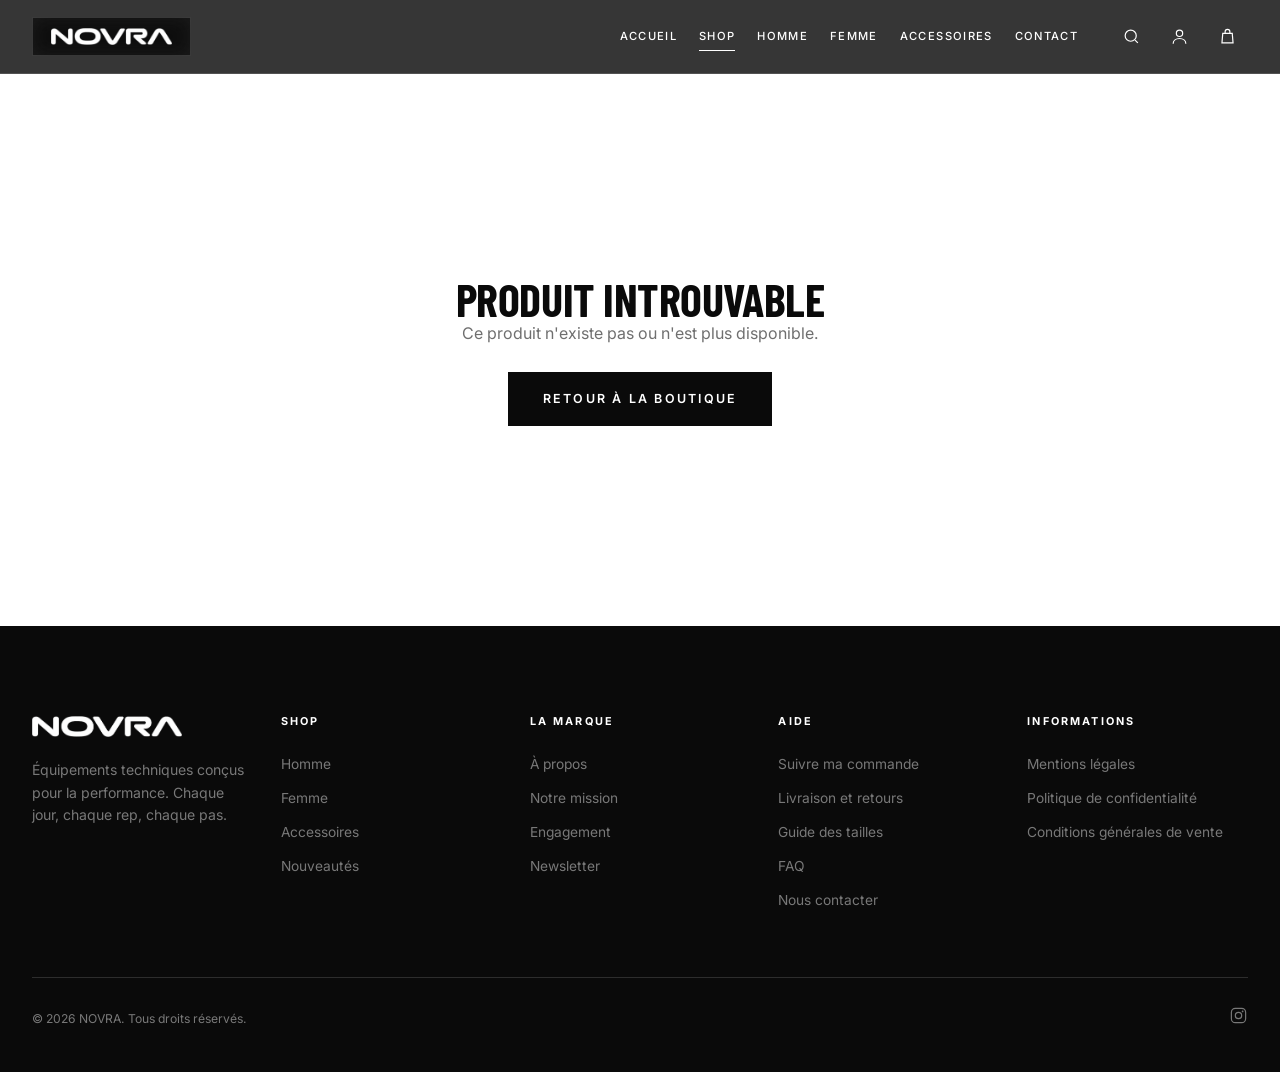
<file: product.html>
<!DOCTYPE html>
<html lang="fr">
<head>
<meta charset="utf-8">
<meta name="viewport" content="width=device-width, initial-scale=1">
<title>NOVRA</title>
<meta name="description" content="Découvrez ce produit technique NOVRA : matières performantes, coupe étudiée et finitions premium.">
<link rel="canonical" href="https://novra.paris/product.html">

<!-- Favicon NOVRA -->
<link rel="icon" href="assets/icons/favicon.ico?v=3" sizes="any">
<link rel="icon" type="image/png" sizes="16x16" href="assets/icons/favicon-16x16.png?v=3">
<link rel="icon" type="image/png" sizes="32x32" href="assets/icons/favicon-32x32.png?v=3">
<link rel="icon" type="image/png" sizes="48x48" href="assets/icons/favicon-48x48.png?v=3">
<link rel="icon" type="image/png" sizes="192x192" href="assets/icons/favicon-192x192.png?v=3">
<link rel="icon" type="image/png" sizes="512x512" href="assets/icons/favicon-512x512.png?v=3">
<link rel="apple-touch-icon" sizes="180x180" href="assets/icons/apple-touch-icon.png?v=3">
<link rel="manifest" href="site.webmanifest">
<meta name="theme-color" content="#000000">

<!-- Open Graph -->
<meta property="og:type" content="website">
<meta property="og:site_name" content="NOVRA">
<meta property="og:title" content="NOVRA">
<meta property="og:description" content="NOVRA, vêtements et équipements sportifs conçus pour la performance.">
<meta property="og:url" content="https://novra.paris/product.html">
<meta property="og:image" content="https://novra.paris/assets/novra-social-share-1200x630.png">
<meta property="og:image:secure_url" content="https://novra.paris/assets/novra-social-share-1200x630.png">
<meta property="og:image:type" content="image/png">
<meta property="og:image:width" content="1200">
<meta property="og:image:height" content="630">
<meta property="og:image:alt" content="NOVRA">
<meta property="og:locale" content="fr_FR">

<!-- Twitter / X -->
<meta name="twitter:card" content="summary_large_image">
<meta name="twitter:title" content="NOVRA">
<meta name="twitter:description" content="NOVRA, vêtements et équipements sportifs conçus pour la performance.">
<meta name="twitter:image" content="https://novra.paris/assets/novra-social-share-1200x630.png">
<meta name="twitter:image:alt" content="NOVRA">

<link rel="preconnect" href="https://fonts.googleapis.com">
<link rel="preconnect" href="https://fonts.gstatic.com" crossorigin>
<link href="https://fonts.googleapis.com/css2?family=Barlow+Condensed:wght@600;700&family=Inter:wght@400;500;600;700&display=swap" rel="stylesheet">
<link rel="stylesheet" href="css/style.css?v=20260929a">
<link rel="stylesheet" href="css/responsive.css?v=20260916h">
<link rel="stylesheet" href="css/animations.css?v=20260903a">
</head>

<body data-page="shop" class="has-solid-header">
<a class="skip-link" href="#main">Aller au contenu</a>
<div id="header-root"></div>

<main id="main">
  <div class="container">
    <p class="breadcrumb" id="pdp-breadcrumb" style="padding-top:34px"></p>
    <div class="product-page" id="pdp-root"></div>
  </div>

  <section class="section-sm section-grey" id="related-section" hidden>
    <div class="container">
      <h2 class="display-3" style="margin-bottom:40px">Vous aimerez aussi</h2>
      <div class="product-grid" id="related-grid"></div>
    </div>
  </section>
</main>

<!-- Guide des tailles -->
<div class="modal" id="size-guide" role="dialog" aria-modal="true" aria-labelledby="size-guide-title">
  <div class="modal-box">
    <div style="display:flex;align-items:center;justify-content:space-between;margin-bottom:8px">
      <h2 id="size-guide-title">Guide des tailles</h2>
      <button class="icon-btn" type="button" data-close-modal aria-label="Fermer" style="color:var(--black)">
        <svg viewBox="0 0 24 24" fill="none" stroke="currentColor" stroke-width="1.5"><path d="M6 6l12 12M18 6L6 18"/></svg>
      </button>
    </div>
    <p style="font-size:.9rem;color:var(--grey-600)">Mesures en centimètres. En cas d'hésitation entre deux tailles, nous recommandons la taille supérieure pour un tombé plus ample.</p>
    <table class="size-table">
      <thead><tr><th>Taille</th><th>Poitrine</th><th>Taille</th><th>Hanches</th></tr></thead>
      <tbody>
        <tr><td>XS</td><td>84 – 88</td><td>68 – 72</td><td>88 – 92</td></tr>
        <tr><td>S</td><td>89 – 94</td><td>73 – 78</td><td>93 – 98</td></tr>
        <tr><td>M</td><td>95 – 100</td><td>79 – 84</td><td>99 – 104</td></tr>
        <tr><td>L</td><td>101 – 107</td><td>85 – 91</td><td>105 – 111</td></tr>
        <tr><td>XL</td><td>108 – 115</td><td>92 – 99</td><td>112 – 119</td></tr>
        <tr><td>XXL</td><td>116 – 124</td><td>100 – 108</td><td>120 – 128</td></tr>
      </tbody>
    </table>
  </div>
</div>

<div id="footer-root"></div>

<script src="js/supabase-config.js?v=20260903a" defer></script>
<script src="js/products.js?v=20261009a" defer></script>
<script src="js/catalogue.js?v=20261009a" defer></script>
<script src="js/cart.js?v=20260903a" defer></script>
<script src="js/main.js?v=20260916h" defer></script>
<script src="js/product.js?v=20260915c" defer></script>
</body>
</html>
</file>
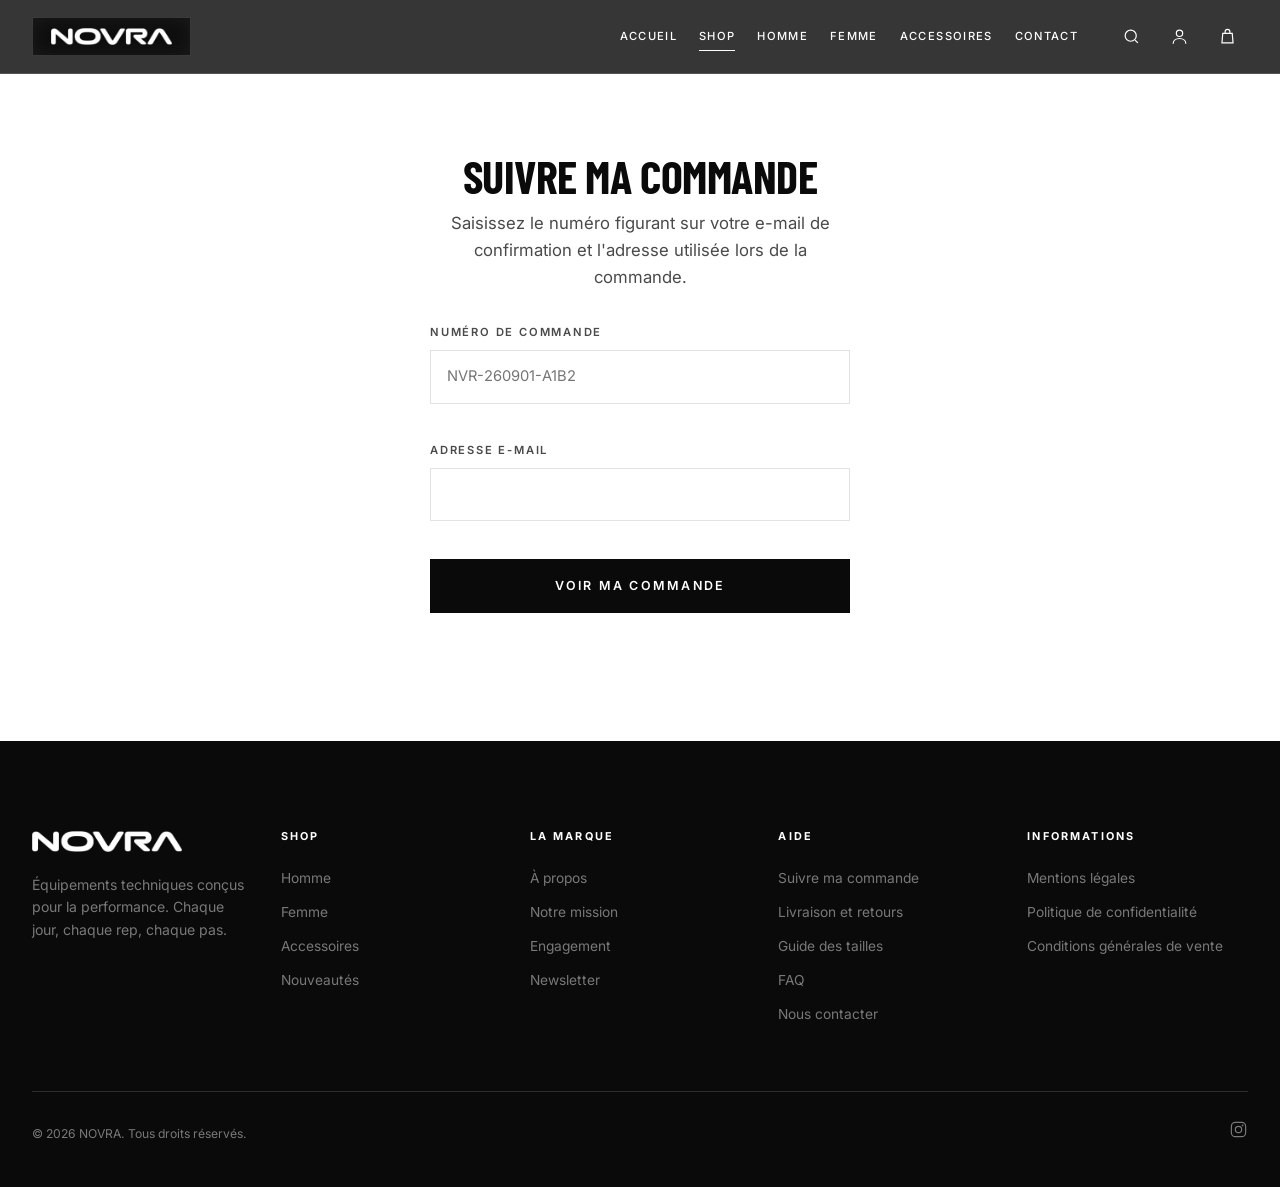
<file: suivi.html>
<!DOCTYPE html>
<html lang="fr">
<head>
<meta charset="utf-8">
<meta name="viewport" content="width=device-width, initial-scale=1">
<title>NOVRA</title>
<meta name="description" content="Suivez l'avancement de votre commande NOVRA.">
<link rel="canonical" href="https://novra.paris/suivi.html">
<meta name="robots" content="noindex">

<!-- Favicon NOVRA -->
<link rel="icon" href="assets/icons/favicon.ico?v=3" sizes="any">
<link rel="icon" type="image/png" sizes="16x16" href="assets/icons/favicon-16x16.png?v=3">
<link rel="icon" type="image/png" sizes="32x32" href="assets/icons/favicon-32x32.png?v=3">
<link rel="icon" type="image/png" sizes="48x48" href="assets/icons/favicon-48x48.png?v=3">
<link rel="icon" type="image/png" sizes="192x192" href="assets/icons/favicon-192x192.png?v=3">
<link rel="icon" type="image/png" sizes="512x512" href="assets/icons/favicon-512x512.png?v=3">
<link rel="apple-touch-icon" sizes="180x180" href="assets/icons/apple-touch-icon.png?v=3">
<link rel="manifest" href="site.webmanifest">
<meta name="theme-color" content="#000000">

<!-- Open Graph -->
<meta property="og:type" content="website">
<meta property="og:site_name" content="NOVRA">
<meta property="og:title" content="NOVRA">
<meta property="og:description" content="NOVRA, vêtements et équipements sportifs conçus pour la performance.">
<meta property="og:url" content="https://novra.paris/suivi.html">
<meta property="og:image" content="https://novra.paris/assets/novra-social-share-1200x630.png">
<meta property="og:image:secure_url" content="https://novra.paris/assets/novra-social-share-1200x630.png">
<meta property="og:image:type" content="image/png">
<meta property="og:image:width" content="1200">
<meta property="og:image:height" content="630">
<meta property="og:image:alt" content="NOVRA">
<meta property="og:locale" content="fr_FR">

<!-- Twitter / X -->
<meta name="twitter:card" content="summary_large_image">
<meta name="twitter:title" content="NOVRA">
<meta name="twitter:description" content="NOVRA, vêtements et équipements sportifs conçus pour la performance.">
<meta name="twitter:image" content="https://novra.paris/assets/novra-social-share-1200x630.png">
<meta name="twitter:image:alt" content="NOVRA">
<meta name="robots" content="noindex, nofollow">

<link rel="preconnect" href="https://fonts.googleapis.com">
<link rel="preconnect" href="https://fonts.gstatic.com" crossorigin>
<link href="https://fonts.googleapis.com/css2?family=Barlow+Condensed:wght@600;700&family=Inter:wght@400;500;600;700&display=swap" rel="stylesheet">
<link rel="stylesheet" href="css/style.css?v=20260929a">
<link rel="stylesheet" href="css/responsive.css?v=20260916h">
<link rel="stylesheet" href="css/animations.css?v=20260903a">
</head>

<body data-page="shop" class="has-solid-header">
<a class="skip-link" href="#main">Aller au contenu</a>
<div id="header-root"></div>

<main id="main">
  <div class="container" style="padding-top:80px;padding-bottom:80px">
    <div id="track-root">

      <div class="track-form" id="track-form-wrap">
        <h1 class="display-3" style="text-align:center;margin:0 0 12px">Suivre ma commande</h1>
        <p class="lead" style="text-align:center;margin:0 0 34px">
          Saisissez le num&eacute;ro figurant sur votre e-mail de confirmation et l'adresse utilis&eacute;e lors de la commande.
        </p>

        <form id="track-form" novalidate>
          <div class="field">
            <label for="t-reference">Num&eacute;ro de commande</label>
            <input type="text" id="t-reference" name="reference" placeholder="NVR-260901-A1B2"
                   autocomplete="off" spellcheck="false" required>
            <span class="field-error"></span>
          </div>
          <div class="field">
            <label for="t-email">Adresse e-mail</label>
            <input type="email" id="t-email" name="email" autocomplete="email" required>
            <span class="field-error"></span>
          </div>
          <button class="btn btn-block" type="submit" id="track-submit">Voir ma commande</button>
          <p class="form-feedback" id="track-feedback" role="status" aria-live="polite"></p>
        </form>
      </div>

      <div id="track-result"></div>
    </div>
  </div>
</main>

<div id="footer-root"></div>

<script src="js/supabase-config.js?v=20260903a" defer></script>
<script src="js/products.js?v=20261009a" defer></script>
<script src="js/catalogue.js?v=20261009a" defer></script>
<script src="js/cart.js?v=20260903a" defer></script>
<script src="js/main.js?v=20260916h" defer></script>
<script src="js/order-view.js?v=20260929a" defer></script>
<script src="js/suivi.js?v=20260903a" defer></script>
</body>
</html>
</file>
<file: css/style.css>
/* =========================================================================
   NOVRA — Feuille de style principale
   Palette : noir profond, blanc pur, nuances de gris.
   ========================================================================= */

/* ----------------------------- 1. Tokens ------------------------------- */
:root {
  --black: #0a0a0a;
  --black-soft: #121212;
  --black-90: rgba(10, 10, 10, .9);
  --black-70: rgba(10, 10, 10, .7);
  --black-40: rgba(10, 10, 10, .4);
  --white: #ffffff;
  --white-70: rgba(255, 255, 255, .7);
  --white-45: rgba(255, 255, 255, .45);
  --white-15: rgba(255, 255, 255, .15);
  --white-08: rgba(255, 255, 255, .08);

  --grey-50: #f6f6f6;
  --grey-100: #eeeeee;
  --grey-200: #e2e2e2;
  --grey-300: #c9c9c9;
  --grey-400: #9a9a9a;
  --grey-500: #6f6f6f;
  --grey-600: #4a4a4a;
  --grey-700: #2c2c2c;

  --line: #e2e2e2;
  --line-dark: rgba(255, 255, 255, .14);

  --font-display: 'Barlow Condensed', 'Oswald', 'Arial Narrow', Impact, sans-serif;
  --font-body: 'Inter', -apple-system, BlinkMacSystemFont, 'Segoe UI', Roboto, Helvetica, Arial, sans-serif;

  --header-h: 74px;
  --maxw: 1560px;
  --gutter: 40px;

  --ease: cubic-bezier(.22, .61, .36, 1);
  --ease-out: cubic-bezier(.16, 1, .3, 1);
}

/* ------------------------------ 2. Reset -------------------------------- */
*, *::before, *::after { box-sizing: border-box; }

html { -webkit-text-size-adjust: 100%; scroll-behavior: smooth; }

body {
  margin: 0;
  background: var(--white);
  color: var(--black);
  font-family: var(--font-body);
  font-size: 16px;
  line-height: 1.6;
  overflow-x: hidden;
  -webkit-font-smoothing: antialiased;
}

body.no-scroll { overflow: hidden; }

img, video { max-width: 100%; display: block; }
a { color: inherit; text-decoration: none; }
button { font: inherit; color: inherit; background: none; border: 0; cursor: pointer; }
input, select, textarea { font: inherit; color: inherit; }
ul { list-style: none; margin: 0; padding: 0; }

:focus-visible {
  outline: 2px solid currentColor;
  outline-offset: 3px;
}

.skip-link {
  position: absolute; left: -9999px; top: 0; z-index: 999;
  background: var(--black); color: var(--white); padding: 12px 20px;
}
.skip-link:focus { left: 0; }

.sr-only {
  position: absolute; width: 1px; height: 1px; padding: 0; margin: -1px;
  overflow: hidden; clip: rect(0, 0, 0, 0); white-space: nowrap; border: 0;
}

/* ---------------------------- 3. Typographie ---------------------------- */
h1, h2, h3, h4 {
  font-family: var(--font-display);
  font-weight: 700;
  text-transform: uppercase;
  line-height: .95;
  letter-spacing: -.01em;
  margin: 0;
}

.display-1 { font-size: clamp(3rem, 9vw, 8.5rem); }
.display-2 { font-size: clamp(2.4rem, 6vw, 5.5rem); }
.display-3 { font-size: clamp(1.9rem, 3.6vw, 3.4rem); }
.display-4 { font-size: clamp(1.4rem, 2.2vw, 2.1rem); }

.eyebrow {
  font-family: var(--font-body);
  font-size: .72rem;
  font-weight: 600;
  letter-spacing: .28em;
  text-transform: uppercase;
  color: var(--grey-500);
  margin: 0 0 20px;
  display: block;
}
.on-dark .eyebrow, .section-dark .eyebrow { color: var(--white-45); }

.lead { font-size: 1.05rem; color: var(--grey-600); max-width: 60ch; }
.section-dark .lead, .on-dark .lead { color: var(--white-70); }

/* ------------------------------ 4. Layout ------------------------------- */
.container {
  width: 100%;
  max-width: var(--maxw);
  margin: 0 auto;
  padding: 0 var(--gutter);
}
.container-narrow { max-width: 900px; }

.section { padding: 120px 0; }
.section-sm { padding: 80px 0; }
.section-dark { background: var(--black); color: var(--white); }
.section-grey { background: var(--grey-50); }

.grid-2 { display: grid; grid-template-columns: repeat(2, 1fr); gap: 0; }
.grid-3 { display: grid; grid-template-columns: repeat(3, 1fr); gap: 40px; }
.grid-4 { display: grid; grid-template-columns: repeat(4, 1fr); gap: 40px; }

.rule { height: 1px; background: var(--line); border: 0; margin: 0; }
.section-dark .rule { background: var(--line-dark); }

/* ------------------------------ 5. Boutons ------------------------------ */
.btn {
  display: inline-flex;
  align-items: center;
  justify-content: center;
  gap: 12px;
  padding: 16px 34px;
  font-size: .78rem;
  font-weight: 600;
  letter-spacing: .18em;
  text-transform: uppercase;
  border: 1px solid var(--black);
  background: var(--black);
  color: var(--white);
  transition: background .35s var(--ease), color .35s var(--ease), border-color .35s var(--ease), transform .35s var(--ease);
  cursor: pointer;
  text-align: center;
}
.btn:hover { background: var(--white); color: var(--black); }

.btn-outline { background: transparent; color: var(--black); }
.btn-outline:hover { background: var(--black); color: var(--white); }

.btn-ghost {
  background: transparent;
  color: var(--white);
  border-color: var(--white-45);
  backdrop-filter: blur(6px);
}
.btn-ghost:hover { background: var(--white); color: var(--black); border-color: var(--white); }

.btn-light { background: var(--white); color: var(--black); border-color: var(--white); }
.btn-light:hover { background: transparent; color: var(--white); }

/* Pop-up promotionnelle (Black Friday) — js/main.js, initPromoPopup() */
.promo-pop {
  position: fixed; inset: 0; z-index: 250;
  display: flex; align-items: center; justify-content: center;
  padding: 20px;
  background: rgba(10, 10, 10, .78);
  opacity: 0; visibility: hidden;
  transition: opacity .4s var(--ease), visibility .4s;
}
.promo-pop.is-open { opacity: 1; visibility: visible; }
.promo-pop__panel {
  position: relative;
  display: grid; grid-template-columns: 1.1fr .9fr;
  width: min(880px, 100%); max-height: calc(100vh - 40px);
  background: var(--black); color: var(--white);
  border: 1px solid var(--white-15);
  overflow: hidden;
  transform: translateY(16px);
  transition: transform .5s var(--ease);
}
.promo-pop.is-open .promo-pop__panel { transform: none; }
.promo-pop__body {
  display: flex; flex-direction: column; justify-content: center; align-items: flex-start;
  gap: 14px; padding: 48px 44px;
}
.promo-pop__brand {
  font-size: .8rem; font-weight: 600; letter-spacing: .6em; text-transform: uppercase;
}
.promo-pop__title {
  font-family: var(--font-display); font-style: italic; font-weight: 700;
  font-size: clamp(3.4rem, 9vw, 6rem); line-height: .86;
  text-transform: uppercase; letter-spacing: -.01em;
}
.promo-pop__tag { color: var(--white-70); font-size: 1.05rem; margin-bottom: 10px; }
.promo-pop__media { position: relative; min-height: 320px; }
.promo-pop__media img { position: absolute; inset: 0; width: 100%; height: 100%; object-fit: cover; object-position: 50% 20%; }
.promo-pop__close {
  position: absolute; top: 12px; right: 12px; z-index: 2;
  width: 40px; height: 40px; display: grid; place-items: center;
  background: var(--black-70); color: var(--white);
  border: 1px solid var(--white-45); font-size: 1.3rem; line-height: 1; cursor: pointer;
  transition: background .3s var(--ease), color .3s var(--ease);
}
.promo-pop__close:hover { background: var(--white); color: var(--black); }
.promo-pop__skip {
  background: none; border: 0; padding: 6px 0; color: var(--white-45);
  font-size: .75rem; letter-spacing: .12em; text-transform: uppercase;
  text-decoration: underline; text-underline-offset: 4px; cursor: pointer;
}
.promo-pop__skip:hover { color: var(--white); }
@media (max-width: 680px) {
  .promo-pop__panel { grid-template-columns: 1fr; overflow-y: auto; }
  .promo-pop__media { order: -1; min-height: 0; height: 200px; }
  .promo-pop__body { padding: 28px 24px 30px; }
}
@media (prefers-reduced-motion: reduce) {
  .promo-pop, .promo-pop__panel { transition: none; }
}

.btn-block { width: 100%; }
.btn:disabled { opacity: .4; cursor: not-allowed; }
.btn:disabled:hover { background: var(--black); color: var(--white); }

.btn-arrow::after {
  content: '';
  width: 18px; height: 1px; background: currentColor;
  position: relative;
  transition: width .35s var(--ease);
}
.btn-arrow:hover::after { width: 28px; }

.link-underline {
  display: inline-block;
  font-size: .78rem;
  font-weight: 600;
  letter-spacing: .18em;
  text-transform: uppercase;
  padding-bottom: 4px;
  border-bottom: 1px solid currentColor;
  transition: opacity .3s var(--ease);
}
.link-underline:hover { opacity: .55; }

/* ------------------------------ 6. Header ------------------------------- */
.site-header {
  position: fixed;
  top: 0; left: 0; right: 0;
  z-index: 200;
  height: var(--header-h);
  display: flex;
  align-items: center;
  background: transparent;
  transition: background .45s var(--ease), backdrop-filter .45s var(--ease), border-color .45s var(--ease);
  border-bottom: 1px solid transparent;
}
.site-header .container {
  display: flex;
  align-items: center;
  gap: 32px;
  max-width: none;
}

.site-header.is-scrolled,
.site-header.is-solid {
  background: rgba(10, 10, 10, .82);
  backdrop-filter: blur(14px);
  -webkit-backdrop-filter: blur(14px);
  border-bottom-color: var(--line-dark);
}

/* Module logo noir premium, coin supérieur gauche du header */
.brand {
  display: inline-flex;
  align-items: center;
  padding: 10px 18px;
  background: rgba(10, 10, 10, .55);
  border: 1px solid var(--white-15);
  backdrop-filter: blur(10px);
  -webkit-backdrop-filter: blur(10px);
  transition: background .35s var(--ease), border-color .35s var(--ease);
  flex: none;
}
.brand:hover { background: var(--black); border-color: var(--white-45); }
.brand img { height: 17px; width: auto; }

.main-nav { display: flex; align-items: center; gap: 30px; margin-left: auto; }
.main-nav a {
  position: relative;
  font-size: .74rem;
  font-weight: 500;
  letter-spacing: .16em;
  text-transform: uppercase;
  color: var(--white);
  padding: 6px 0;
  white-space: nowrap;
}
.main-nav a::after {
  content: '';
  position: absolute; left: 0; bottom: 0;
  width: 100%; height: 1px;
  background: var(--white);
  transform: scaleX(0);
  transform-origin: right;
  transition: transform .4s var(--ease-out);
}
.main-nav a:hover::after, .main-nav a[aria-current="page"]::after { transform: scaleX(1); transform-origin: left; }

.header-actions { display: flex; align-items: center; gap: 6px; }
.icon-btn {
  width: 42px; height: 42px;
  display: inline-flex; align-items: center; justify-content: center;
  color: var(--white);
  position: relative;
  transition: opacity .3s var(--ease);
}
.icon-btn:hover { opacity: .6; }
.icon-btn svg { width: 19px; height: 19px; stroke: currentColor; fill: none; stroke-width: 1.5; }

.cart-count {
  position: absolute; top: 5px; right: 3px;
  min-width: 17px; height: 17px; padding: 0 4px;
  background: var(--white); color: var(--black);
  border-radius: 999px;
  font-size: .62rem; font-weight: 700; line-height: 17px;
  text-align: center;
  transform: scale(0);
  transition: transform .35s var(--ease-out);
}
.cart-count.is-visible { transform: scale(1); }
.cart-count.is-bump { animation: cartBump .5s var(--ease-out); }

.burger { display: none; width: 42px; height: 42px; }
.burger span {
  display: block; width: 22px; height: 1.5px; background: var(--white);
  margin: 5px auto; transition: transform .35s var(--ease), opacity .25s;
}

/* Header sur pages internes : fond sombre permanent */
body.has-solid-header { padding-top: var(--header-h); }

/* -------------------------- 7. Menu mobile ------------------------------ */
.mobile-menu {
  position: fixed; inset: 0; z-index: 190;
  background: var(--black);
  padding: calc(var(--header-h) + 30px) var(--gutter) 40px;
  display: flex; flex-direction: column;
  transform: translateY(-100%);
  transition: transform .55s var(--ease-out);
  overflow-y: auto;
}
.mobile-menu.is-open { transform: translateY(0); }
.mobile-menu nav { display: flex; flex-direction: column; }
.mobile-menu nav a {
  font-family: var(--font-display);
  font-size: 2rem;
  text-transform: uppercase;
  color: var(--white);
  padding: 14px 0;
  border-bottom: 1px solid var(--line-dark);
}
.mobile-menu-footer { margin-top: auto; padding-top: 36px; }
.mobile-menu-footer .btn { width: 100%; }
.mobile-social { display: flex; gap: 18px; margin-top: 26px; color: var(--white-45); }
.mobile-social a:hover { color: var(--white); }
.mobile-social svg { width: 20px; height: 20px; }

/* ------------------------------- 8. Hero -------------------------------- */
.hero {
  position: relative;
  min-height: 100vh;
  min-height: 100svh;
  display: flex;
  align-items: flex-end;
  overflow: hidden;
  background: var(--black);
}
.hero-media { position: absolute; inset: 0; background: var(--black); overflow: hidden; }

/* Aucune interface native sur la vidéo du hero (bouton Play iOS compris).
   Ne cible que .hero-video : les autres vidéos du site ne sont pas affectées. */
.hero-video::-webkit-media-controls,
.hero-video::-webkit-media-controls-panel,
.hero-video::-webkit-media-controls-start-playback-button,
.hero-video::-webkit-media-controls-play-button,
.hero-video::-webkit-media-controls-overlay-play-button {
  display: none !important;
  -webkit-appearance: none;
  appearance: none;
  opacity: 0 !important;
}
.hero-media video, .hero-media img {
  display: block;
  width: 100%; height: 100%;
  object-fit: cover;
  object-position: center center;
  background: var(--black);
}
.hero-overlay {
  position: absolute; inset: 0;
  background:
    linear-gradient(to bottom, rgba(10,10,10,.55) 0%, rgba(10,10,10,.15) 35%, rgba(10,10,10,.75) 100%);
}
.hero-inner {
  position: relative;
  z-index: 3;
  width: 100%;
  padding-bottom: 96px;
  color: var(--white);
}

/* Logo NOVRA : élément principal du hero, posé directement sur la vidéo */
.hero-logo-title { margin: 0 0 40px; line-height: 0; }
.hero-main-logo {
  display: block;
  width: clamp(200px, 34vw, 560px);
  height: auto;
  object-fit: contain;
  filter: drop-shadow(0 2px 26px rgba(0, 0, 0, .55));
}

.hero-actions { display: flex; flex-wrap: wrap; gap: 16px; align-items: center; }

/* --------------------- 9. Sections éditoriales -------------------------- */
.split {
  display: grid;
  grid-template-columns: 1fr 1fr;
  align-items: stretch;
}
.split-text { padding: clamp(48px, 7vw, 110px) clamp(28px, 6vw, 96px); display: flex; flex-direction: column; justify-content: center; }
.split-media { position: relative; overflow: hidden; min-height: 60vh; }
.split-media img { width: 100%; height: 100%; object-fit: cover; }

.feature-list { display: grid; grid-template-columns: repeat(2, 1fr); gap: 42px 48px; margin-top: 12px; }
.feature { display: flex; gap: 18px; }
.feature-icon { flex: none; width: 34px; height: 34px; }
.feature-icon svg { width: 100%; height: 100%; stroke: currentColor; fill: none; stroke-width: 1.2; }
.feature h3 { font-size: 1rem; letter-spacing: .1em; margin-bottom: 8px; }
.feature p { margin: 0; font-size: .9rem; color: var(--grey-500); }
.section-dark .feature p { color: var(--white-45); }

/* Slogan "RUN MUST GO ON" (accueil, 01 - La marque) : Fredoka, rond et
   épais, se rapproche du contour du logo NOVRA. Noir car posé sur fond
   blanc à cet endroit précis de la page. */
.run-slogan {
  font-family: 'Fredoka', var(--font-display), sans-serif;
  font-weight: 600;
  font-size: clamp(1.3rem, 2.2vw, 1.8rem);
  letter-spacing: .02em;
  text-transform: uppercase;
  color: var(--black);
  margin: 0 0 14px;
}

/* Bande défilante (accueil, remplace la section Technologie) : boucle CSS
   pure, contenu dupliqué une fois dans le HTML pour un défilement continu
   sans à-coup au raccord. */
.marquee-section { padding: 46px 0; }
.marquee { overflow: hidden; width: 100%; }
.marquee-track {
  display: inline-flex;
  align-items: center;
  gap: 32px;
  white-space: nowrap;
  animation: marquee-scroll 26s linear infinite;
  will-change: transform;
}
.marquee-track span {
  font-family: var(--font-display);
  text-transform: uppercase;
  font-size: clamp(1.3rem, 3.4vw, 2.2rem);
  letter-spacing: .03em;
  color: var(--white);
  position: relative;
  padding-right: 32px;
}
.marquee-track span::after {
  content: '•';
  position: absolute;
  right: 0;
  opacity: .35;
}
@keyframes marquee-scroll {
  from { transform: translateX(0); }
  to { transform: translateX(-50%); }
}
@media (prefers-reduced-motion: reduce) {
  .marquee-track { animation: none; }
}

/* Chiffres clés réutilisés dans la colonne texte de la section Mission
   (plus étroite que la section "Chiffres" pleine largeur : 2 colonnes
   plutôt que 4, sans bordures). */
.mission-stats { display: grid; grid-template-columns: repeat(2, 1fr); gap: 28px 24px; }
.mission-stat strong { display: block; font-family: var(--font-display); font-size: clamp(1.8rem, 2.6vw, 2.6rem); }
.mission-stat span { font-size: .66rem; letter-spacing: .16em; text-transform: uppercase; color: var(--white-70); }

/* Blocs collections */
.collections { display: grid; grid-template-columns: repeat(3, 1fr); gap: 2px; background: var(--white); }
.collection-card {
  position: relative;
  display: block;
  min-height: 68vh;
  overflow: hidden;
  background: var(--black);
}
.collection-card img {
  width: 100%; height: 100%; object-fit: cover;
  transition: transform 1.1s var(--ease-out);
  opacity: .82;
}
.collection-card:hover img { transform: scale(1.05); opacity: .65; }
.collection-body {
  position: absolute; inset: auto 0 0 0;
  padding: 40px;
  color: var(--white);
  background: linear-gradient(to top, rgba(10,10,10,.85), transparent);
}
.collection-body h3 { font-size: clamp(1.7rem, 2.6vw, 2.6rem); margin-bottom: 12px; }

/* ADN — valeurs numérotées */
.dna-item {
  display: grid;
  grid-template-columns: 260px 90px 1fr;
  gap: 40px;
  align-items: center;
  padding: 44px 0;
  border-top: 1px solid var(--line-dark);
}
.dna-item:last-child { border-bottom: 1px solid var(--line-dark); }
.dna-item img { width: 100%; height: 180px; object-fit: cover; }
.dna-num { font-family: var(--font-display); font-size: 2.6rem; color: var(--white-45); }
.dna-item h3 { font-size: 1.5rem; margin-bottom: 10px; }
.dna-item p { margin: 0; color: var(--white-70); max-width: 60ch; }

/* Valeurs (4 colonnes icônes) */
.value { text-align: left; }
.value svg { width: 34px; height: 34px; stroke: currentColor; fill: none; stroke-width: 1.2; margin-bottom: 20px; }
.value h3 { font-size: 1rem; letter-spacing: .12em; margin-bottom: 10px; }
.value p { margin: 0; font-size: .9rem; color: var(--grey-500); }

/* Chiffres */
.stats { display: grid; grid-template-columns: repeat(4, 1fr); border-top: 1px solid var(--line); }
.stat { padding: 48px 24px; text-align: center; border-right: 1px solid var(--line); }
.stat:last-child { border-right: 0; }
.stat strong { display: block; font-family: var(--font-display); font-size: clamp(2rem, 3.4vw, 3.2rem); }
.stat span { font-size: .68rem; letter-spacing: .22em; text-transform: uppercase; color: var(--grey-500); }

/* Communauté — carrousel horizontal */
.carousel-wrap { position: relative; }
.carousel {
  display: flex; gap: 16px;
  overflow-x: auto;
  scroll-snap-type: x mandatory;
  scrollbar-width: none;
  padding-bottom: 8px;
}
.carousel::-webkit-scrollbar { display: none; }
.carousel figure { flex: 0 0 clamp(220px, 22vw, 320px); margin: 0; scroll-snap-align: start; }
.carousel img { width: 100%; aspect-ratio: 3/4; object-fit: cover; }
.carousel-nav { display: flex; gap: 10px; margin-top: 26px; }
.carousel-nav button {
  width: 46px; height: 46px; border: 1px solid var(--line);
  display: grid; place-items: center;
  transition: background .3s var(--ease), color .3s var(--ease);
}
.carousel-nav button:hover { background: var(--black); color: var(--white); border-color: var(--black); }
.carousel-nav svg { width: 16px; height: 16px; stroke: currentColor; fill: none; stroke-width: 1.5; }

/* Newsletter */
.newsletter-form { display: flex; gap: 0; max-width: 460px; border-bottom: 1px solid var(--white-45); }
.newsletter-form input {
  flex: 1; background: transparent; border: 0; color: var(--white);
  padding: 14px 0; outline: none;
}
.newsletter-form input::placeholder { color: var(--white-45); }
.newsletter-form button { padding: 0 8px 0 18px; color: var(--white); }
.newsletter-form button svg { width: 20px; height: 20px; stroke: currentColor; fill: none; stroke-width: 1.5; }
.form-feedback { margin-top: 14px; font-size: .85rem; min-height: 20px; }
.form-feedback.is-ok { color: #7ddc9b; }
.form-feedback.is-error { color: #ff8f8f; }

/* --------------------------- 10. Cartes produit -------------------------- */
.product-card { position: relative; display: flex; flex-direction: column; }
.product-media-wrap { position: relative; }
.product-media {
  position: relative;
  display: block;
  overflow: hidden;
  background: var(--grey-50);
  aspect-ratio: 3/4;
}
.product-media img {
  width: 100%; height: 100%; object-fit: cover;
  transition: opacity .6s var(--ease), transform 1.2s var(--ease-out);
}
.product-media img.is-alt { position: absolute; inset: 0; opacity: 0; }
.product-card:hover .product-media img.is-main { opacity: 0; }
.product-card:hover .product-media img.is-alt { opacity: 1; transform: scale(1.03); }

/* Petite étiquette de collection, pas un bouton : très en retrait par
   rapport à "Ajout rapide" (.product-quick), qui reste l'élément le plus
   visible de la carte. Largeur "au contenu" (jamais de bandeau pleine
   largeur) ; le fond légèrement translucide et le faible letter-spacing
   évitent l'effet gros pavé noir des anciennes proportions. Étiquette et
   bouton sont volontairement discrets (petite pastille) pour ne jamais
   masquer le produit photographié — demande du chef de projet. */
.product-badge {
  position: absolute; top: 10px; left: 10px; z-index: 2;
  display: inline-block; width: auto; max-width: max-content;
  background: rgba(10, 10, 10, .78); color: var(--white);
  font-size: .55rem; font-weight: 500; line-height: 1;
  letter-spacing: .07em; text-transform: uppercase;
  padding: 4px 8px;
  border-radius: 3px;
}
.product-quick {
  position: absolute; right: 10px; bottom: 10px; left: auto; z-index: 2;
  opacity: 0; transform: translateY(10px);
  transition: opacity .35s var(--ease), transform .35s var(--ease);
}
.product-card:hover .product-quick, .product-card:focus-within .product-quick { opacity: 1; transform: translateY(0); }
.product-quick .btn {
  width: auto; padding: 9px 16px; font-size: .62rem; letter-spacing: .09em;
  background: rgba(255, 255, 255, .95); color: var(--black);
  border-radius: 999px; box-shadow: 0 2px 10px rgba(10, 10, 10, .18);
}

.product-info { padding: 18px 0 0; }
.product-cat { font-size: .64rem; letter-spacing: .2em; text-transform: uppercase; color: var(--grey-400); }
.product-name { font-family: var(--font-display); font-size: 1.15rem; text-transform: uppercase; margin: 6px 0 8px; }
.product-name a:hover { opacity: .6; }
.product-price { font-size: .95rem; font-weight: 600; }
.product-colors { display: flex; gap: 6px; margin-top: 12px; }
.swatch {
  width: 13px; height: 13px; border-radius: 50%;
  border: 1px solid var(--grey-300);
  display: inline-block;
}
.product-rating { display: flex; align-items: center; gap: 7px; font-size: .74rem; color: var(--grey-400); margin-top: 10px; }
.stars { color: var(--black); letter-spacing: .12em; font-size: .8rem; }

/* -------------------------- 11. Marketplace ------------------------------ */
.page-hero {
  position: relative;
  isolation: isolate;
  min-height: clamp(440px, 46vw, 700px);
  display: flex; align-items: flex-end;
  background: var(--black); color: var(--white);
  overflow: hidden;
}
.page-hero__media { position: absolute; inset: 0; z-index: 0; }
.page-hero__image {
  display: block;
  width: 100%; height: 100%;
  object-fit: cover;
  object-position: 50% 20%;
}
/* Dégradé progressif : protège la zone de texte sans griser toute la photo */
.page-hero__overlay {
  position: absolute; inset: 0; z-index: 1;
  background:
    linear-gradient(to top, rgba(10,10,10,.88) 0%, rgba(10,10,10,.48) 32%, rgba(10,10,10,.08) 64%, rgba(10,10,10,0) 100%),
    linear-gradient(90deg, rgba(10,10,10,.5) 0%, rgba(10,10,10,.18) 44%, rgba(10,10,10,0) 74%);
}
.page-hero .container { position: relative; z-index: 2; padding-top: 90px; padding-bottom: 54px; }

/* Diaporama boutique physique (Shop / Homme / Femme / Accessoires).
   Les trois visuels sont superposés en absolu : seul l'opacity varie,
   la hauteur du hero ne bouge jamais et aucun fond n'apparaît entre deux. */
.page-hero__slide {
  position: absolute;
  inset: 0;
  width: 100%;
  height: 100%;
  object-fit: cover;
  opacity: 0;
  transition: opacity 1.3s ease-in-out;
  will-change: opacity;
}
.page-hero__slide.is-active { opacity: 1; }

/* Point focal par visuel — repli statique uniquement (desktop). Le
   diaporama réellement affiché vient de la base (section "hero" de la
   page shop) : chaque photo porte son propre object-position en ligne,
   réglable depuis Médias et contenus (cadrage). Ces règles ne servent
   que si Supabase est injoignable et que le HTML statique ci-dessous
   s'affiche tel quel.
   1 : sac shopping NOVRA (logo à mi-hauteur)
   2 : t-shirt dos imprimé (inscription en haut du cadre)
   3 : colis d'expédition (texture, sans point focal) */
.page-hero__slide:nth-child(1) { object-position: 50% 55%; }
.page-hero__slide:nth-child(2) { object-position: 50% 42%; }
.page-hero__slide:nth-child(3) { object-position: 50% 50%; }

/* Point focal propre à chaque page interne (desktop) */
.page-hero--mission .page-hero__image { object-position: 60% 26%; }
.page-hero p { color: var(--white-70); max-width: 52ch; margin: 18px 0 0; }

.breadcrumb { font-size: .68rem; letter-spacing: .16em; text-transform: uppercase; color: var(--grey-400); margin-bottom: 22px; }
.breadcrumb a:hover { color: var(--black); }
.page-hero .breadcrumb { color: var(--white-45); }
.page-hero .breadcrumb a:hover { color: var(--white); }
.breadcrumb span { margin: 0 8px; }

.shop-toolbar {
  display: flex; align-items: center; justify-content: space-between; gap: 20px;
  padding: 20px 0;
  border-bottom: 1px solid var(--line);
  position: sticky; top: var(--header-h); background: var(--white); z-index: 60;
}
.filter-toggle { display: inline-flex; align-items: center; gap: 10px; font-size: .72rem; letter-spacing: .18em; text-transform: uppercase; }
.filter-toggle svg { width: 15px; height: 15px; stroke: currentColor; fill: none; stroke-width: 1.5; }
.result-count { font-size: .78rem; color: var(--grey-400); }
.sort-wrap { display: flex; align-items: center; gap: 10px; font-size: .72rem; letter-spacing: .14em; text-transform: uppercase; color: var(--grey-500); }
.sort-wrap select {
  border: 1px solid var(--line); background: var(--white);
  padding: 9px 12px; font-size: .76rem; letter-spacing: .06em; text-transform: none;
  color: var(--black);
}

.shop-layout { display: grid; grid-template-columns: 250px 1fr; gap: 56px; padding: 44px 0 120px; align-items: start; }
.filters { position: sticky; top: calc(var(--header-h) + 82px); }
.filter-group { padding: 0 0 26px; margin-bottom: 26px; border-bottom: 1px solid var(--line); }
.filter-group:last-child { border-bottom: 0; }
.filter-group h3 { font-size: .7rem; letter-spacing: .2em; margin-bottom: 16px; font-family: var(--font-body); font-weight: 700; }

.filter-list button {
  display: block; width: 100%; text-align: left;
  padding: 7px 0; font-size: .88rem; color: var(--grey-500);
  transition: color .25s var(--ease), padding-left .25s var(--ease);
}
.filter-list button:hover { color: var(--black); padding-left: 5px; }
.filter-list button.is-active { color: var(--black); font-weight: 600; }

.chip-row { display: flex; flex-wrap: wrap; gap: 8px; }
.chip {
  min-width: 42px; padding: 9px 12px;
  border: 1px solid var(--line);
  font-size: .74rem; letter-spacing: .08em; text-align: center;
  transition: all .25s var(--ease);
}
.chip:hover { border-color: var(--black); }
.chip.is-active { background: var(--black); color: var(--white); border-color: var(--black); }

.color-row { display: flex; flex-wrap: wrap; gap: 10px; }
.color-dot {
  width: 26px; height: 26px; border-radius: 50%;
  border: 1px solid var(--grey-300);
  position: relative;
  transition: transform .25s var(--ease);
}
.color-dot:hover { transform: scale(1.12); }
.color-dot.is-active { box-shadow: 0 0 0 1px var(--white), 0 0 0 2px var(--black); }

.price-range { width: 100%; accent-color: var(--black); }
.price-values { display: flex; justify-content: space-between; font-size: .76rem; color: var(--grey-500); margin-top: 8px; }

.check { display: flex; align-items: center; gap: 10px; font-size: .86rem; color: var(--grey-600); padding: 6px 0; cursor: pointer; }
.check input { accent-color: var(--black); width: 15px; height: 15px; }

.product-grid { display: grid; grid-template-columns: repeat(3, 1fr); gap: 44px 28px; }
.product-grid.cols-4 { grid-template-columns: repeat(4, 1fr); }

.empty-state { padding: 90px 0; text-align: center; }
.empty-state h3 { font-size: 1.5rem; margin-bottom: 12px; }
.empty-state p { color: var(--grey-500); margin: 0 0 26px; }

.search-panel {
  position: fixed; top: 0; left: 0; right: 0; z-index: 210;
  background: var(--black); color: var(--white);
  padding: 26px var(--gutter);
  transform: translateY(-100%);
  transition: transform .5s var(--ease-out);
}
.search-panel.is-open { transform: translateY(0); }
.search-panel form { display: flex; align-items: center; gap: 16px; max-width: var(--maxw); margin: 0 auto; }
.search-panel input {
  flex: 1; background: transparent; border: 0; border-bottom: 1px solid var(--white-45);
  color: var(--white); font-family: var(--font-display); font-size: clamp(1.4rem, 3vw, 2.2rem);
  text-transform: uppercase; padding: 10px 0; outline: none;
}
.search-panel input::placeholder { color: var(--white-45); }

/* ------------------------- 12. Fiche produit ----------------------------- */
.product-page { display: grid; grid-template-columns: 1.15fr 1fr; gap: 70px; padding: 46px 0 110px; align-items: start; }
.gallery { display: grid; grid-template-columns: 84px 1fr; gap: 16px; }
.gallery-thumbs { display: flex; flex-direction: column; gap: 10px; max-height: 720px; overflow-y: auto; scrollbar-width: none; }
.gallery-thumbs::-webkit-scrollbar { display: none; }
.gallery-thumbs button { border: 1px solid transparent; padding: 0; line-height: 0; }
.gallery-thumbs button.is-active { border-color: var(--black); }
.gallery-thumbs img { width: 84px; aspect-ratio: 3/4; object-fit: cover; }
.gallery-main { background: var(--grey-50); overflow: hidden; }
/* La grande photo de la fiche produit montre le visuel entier : le cadre
   garde le ratio 3/4 du design (mise en page stable), mais "contain" laisse
   voir toute l'image plutôt que d'en recadrer une partie via "cover". Les
   vignettes (.gallery-thumbs) et les cartes marketplace gardent "cover". */
.gallery-main img { width: 100%; height: 100%; aspect-ratio: 3/4; object-fit: contain; object-position: center center; display: block; }

.pdp-title { font-size: clamp(1.8rem, 3vw, 2.8rem); margin: 10px 0 14px; }
.pdp-price { font-size: 1.35rem; font-weight: 600; margin: 0 0 22px; }
.pdp-desc { color: var(--grey-600); margin: 0 0 30px; }

.option-block { margin-bottom: 26px; }
.option-head { display: flex; align-items: baseline; justify-content: space-between; margin-bottom: 12px; }
.option-head h3 { font-family: var(--font-body); font-size: .7rem; font-weight: 700; letter-spacing: .2em; }
.option-head span { font-size: .8rem; color: var(--grey-500); text-transform: none; letter-spacing: 0; }
.size-guide-link { font-size: .72rem; text-decoration: underline; color: var(--grey-500); }
.size-guide-link:hover { color: var(--black); }

.qty { display: inline-flex; align-items: center; border: 1px solid var(--line); }
.qty button { width: 42px; height: 46px; font-size: 1.1rem; }
.qty button:hover { background: var(--grey-50); }
.qty span { min-width: 44px; text-align: center; font-weight: 600; }

.pdp-actions { display: flex; gap: 12px; margin: 30px 0 26px; }
.pdp-actions .btn { flex: 1; }

.reassurance { border-top: 1px solid var(--line); padding-top: 24px; display: grid; gap: 16px; }
.reassurance li { display: flex; gap: 14px; align-items: center; font-size: .86rem; color: var(--grey-600); }
.reassurance svg { width: 20px; height: 20px; flex: none; stroke: currentColor; fill: none; stroke-width: 1.4; }

.accordion { border-top: 1px solid var(--line); margin-top: 34px; }
.accordion-item { border-bottom: 1px solid var(--line); }
.accordion-trigger {
  width: 100%; display: flex; align-items: center; justify-content: space-between;
  padding: 20px 0; text-align: left;
  font-size: .74rem; font-weight: 700; letter-spacing: .18em; text-transform: uppercase;
}
.accordion-trigger i { width: 11px; height: 11px; position: relative; flex: none; }
.accordion-trigger i::before, .accordion-trigger i::after {
  content: ''; position: absolute; background: currentColor; transition: transform .35s var(--ease);
}
.accordion-trigger i::before { left: 0; top: 5px; width: 11px; height: 1px; }
.accordion-trigger i::after { left: 5px; top: 0; width: 1px; height: 11px; }
.accordion-trigger[aria-expanded="true"] i::after { transform: scaleY(0); }
.accordion-panel { max-height: 0; overflow: hidden; transition: max-height .45s var(--ease); }
.accordion-panel > div { padding: 0 0 22px; color: var(--grey-600); font-size: .9rem; }
.accordion-panel li { padding: 4px 0; padding-left: 16px; position: relative; }
.accordion-panel li::before { content: ''; position: absolute; left: 0; top: 13px; width: 6px; height: 1px; background: var(--grey-400); }

/* ----------------------------- 13. Panier -------------------------------- */
.cart-drawer {
  position: fixed; top: 0; right: 0; bottom: 0; z-index: 220;
  width: min(460px, 100%);
  background: var(--white);
  transform: translateX(100%);
  transition: transform .5s var(--ease-out);
  display: flex; flex-direction: column;
}
.cart-drawer.is-open { transform: translateX(0); }
.cart-backdrop {
  position: fixed; inset: 0; z-index: 210;
  background: rgba(10,10,10,.55);
  opacity: 0; visibility: hidden;
  transition: opacity .45s var(--ease), visibility .45s;
}
.cart-backdrop.is-open { opacity: 1; visibility: visible; }
.cart-drawer-head {
  display: flex; align-items: center; justify-content: space-between;
  padding: 24px 28px; border-bottom: 1px solid var(--line);
}
.cart-drawer-head h2 { font-size: 1.1rem; letter-spacing: .1em; }
.cart-drawer-body { flex: 1; overflow-y: auto; padding: 8px 28px; }
.cart-drawer-foot { border-top: 1px solid var(--line); padding: 22px 28px 28px; }

.cart-line { display: grid; grid-template-columns: 84px 1fr; gap: 16px; padding: 20px 0; border-bottom: 1px solid var(--line); }
.cart-line img { width: 84px; aspect-ratio: 3/4; object-fit: cover; background: var(--grey-50); }
.cart-line h3 { font-size: .92rem; font-family: var(--font-display); text-transform: uppercase; margin: 0 0 4px; }
.cart-line-meta { font-size: .76rem; color: var(--grey-400); }
.cart-line-bottom { display: flex; align-items: center; justify-content: space-between; margin-top: 12px; gap: 10px; }
.qty-mini { display: inline-flex; align-items: center; border: 1px solid var(--line); }
.qty-mini button { width: 30px; height: 32px; font-size: .95rem; }
.qty-mini span { min-width: 30px; text-align: center; font-size: .84rem; }
.line-remove { font-size: .72rem; color: var(--grey-400); text-decoration: underline; }
.line-remove:hover { color: var(--black); }
.line-price { font-weight: 600; font-size: .9rem; }

.totals { display: grid; gap: 10px; margin-bottom: 20px; }
.total-row { display: flex; justify-content: space-between; font-size: .9rem; color: var(--grey-600); }
.total-row.is-total { border-top: 1px solid var(--line); padding-top: 14px; margin-top: 6px; font-size: 1.1rem; font-weight: 700; color: var(--black); }

.promo-row { display: flex; gap: 8px; margin-bottom: 18px; }
.promo-row input { flex: 1; border: 1px solid var(--line); padding: 12px 14px; font-size: .84rem; outline: none; }
.promo-row input:focus { border-color: var(--black); }
.promo-row button { padding: 12px 18px; border: 1px solid var(--black); font-size: .7rem; letter-spacing: .16em; text-transform: uppercase; }
.promo-row button:hover { background: var(--black); color: var(--white); }

.cart-page { display: grid; grid-template-columns: 1fr 400px; gap: 60px; padding: 50px 0 110px; align-items: start; }
.cart-summary { border: 1px solid var(--line); padding: 30px; position: sticky; top: calc(var(--header-h) + 30px); }
.cart-summary h2 { font-size: 1.15rem; margin-bottom: 24px; }

.cart-empty { text-align: center; padding: 80px 20px; border: 1px solid var(--line); }

/* ---------------------------- 14. Checkout ------------------------------- */
.checkout-layout { display: grid; grid-template-columns: 1fr 420px; gap: 70px; padding: 50px 0 110px; align-items: start; }
.checkout-step { margin-bottom: 46px; }
.checkout-step h2 { font-size: 1.1rem; letter-spacing: .1em; margin-bottom: 6px; display: flex; align-items: center; gap: 14px; }
.step-num { font-size: .72rem; color: var(--grey-400); font-family: var(--font-body); letter-spacing: .2em; }

.field { margin-bottom: 18px; }
.field label { display: block; font-size: .7rem; font-weight: 600; letter-spacing: .16em; text-transform: uppercase; margin-bottom: 8px; color: var(--grey-600); }
.field input, .field select, .field textarea {
  width: 100%; border: 1px solid var(--line); background: var(--white);
  padding: 14px 16px; font-size: .92rem; outline: none;
  transition: border-color .3s var(--ease);
}
.field input:focus, .field select:focus, .field textarea:focus { border-color: var(--black); }
.field textarea { min-height: 150px; resize: vertical; }
.field.has-error input, .field.has-error select, .field.has-error textarea { border-color: #c0392b; }
.field-error { display: block; font-size: .76rem; color: #c0392b; margin-top: 6px; min-height: 16px; }
.field-row { display: grid; grid-template-columns: 1fr 1fr; gap: 18px; }

.radio-card { display: flex; gap: 14px; align-items: flex-start; border: 1px solid var(--line); padding: 18px 20px; margin-bottom: 12px; cursor: pointer; transition: border-color .3s var(--ease); }
.radio-card:hover { border-color: var(--grey-400); }
.radio-card input { accent-color: var(--black); margin-top: 3px; }
.radio-card.is-selected { border-color: var(--black); }
.radio-card strong { display: block; font-size: .9rem; }
.radio-card span { font-size: .8rem; color: var(--grey-500); }
.radio-card .price { margin-left: auto; font-weight: 600; font-size: .9rem; }

.summary-box { border: 1px solid var(--line); padding: 30px; position: sticky; top: calc(var(--header-h) + 30px); }
.summary-line { display: grid; grid-template-columns: 56px 1fr auto; gap: 14px; align-items: center; padding: 12px 0; border-bottom: 1px solid var(--line); }
.summary-line img { width: 56px; aspect-ratio: 3/4; object-fit: cover; }
.summary-line h4 { font-size: .82rem; margin: 0 0 3px; font-family: var(--font-display); text-transform: uppercase; }
.summary-line span { font-size: .74rem; color: var(--grey-400); }

.payment-note { background: var(--grey-50); border-left: 2px solid var(--black); padding: 16px 20px; font-size: .82rem; color: var(--grey-600); margin: 22px 0; }

.confirmation { text-align: center; max-width: 620px; margin: 0 auto; padding: 90px 0 110px; }
.confirmation-mark { width: 74px; height: 74px; border: 1px solid var(--black); border-radius: 50%; display: grid; place-items: center; margin: 0 auto 30px; }
.confirmation-mark svg { width: 30px; height: 30px; stroke: var(--black); fill: none; stroke-width: 1.5; }
.order-ref { font-family: var(--font-display); font-size: 1.6rem; letter-spacing: .1em; margin: 20px 0; }

/* Blocs réservés à la home mobile : invisibles à partir de la tablette,
   la composition desktop reste strictement inchangée. */
.home-mobile { display: none; }

/* --------------------------- 15. Notifications --------------------------- */
.toast-stack {
  position: fixed; right: 24px; bottom: 24px; z-index: 300;
  display: flex; flex-direction: column; gap: 10px;
  pointer-events: none;
}
.toast {
  display: flex; align-items: center; gap: 14px;
  background: var(--black); color: var(--white);
  padding: 16px 22px;
  min-width: 280px; max-width: 380px;
  font-size: .86rem;
  transform: translateY(14px); opacity: 0;
  transition: transform .4s var(--ease-out), opacity .4s var(--ease);
  pointer-events: auto;
}
.toast.is-visible { transform: translateY(0); opacity: 1; }
.toast img { width: 42px; aspect-ratio: 3/4; object-fit: cover; flex: none; }
.toast.is-error { background: #7d1f18; }

/* ------------------------------ 16. Footer ------------------------------- */
.site-footer { background: var(--black); color: var(--white); padding: 90px 0 40px; }
.footer-top { display: grid; grid-template-columns: 1.4fr repeat(4, 1fr); gap: 40px; padding-bottom: 60px; }
.footer-brand img { width: 150px; margin-bottom: 22px; }
.footer-brand p { color: var(--white-45); font-size: .88rem; max-width: 34ch; }
.footer-col h3 { font-family: var(--font-body); font-size: .68rem; font-weight: 700; letter-spacing: .2em; margin-bottom: 20px; }
.footer-col a { display: block; padding: 6px 0; font-size: .86rem; color: var(--white-45); transition: color .25s var(--ease); }
.footer-col a:hover { color: var(--white); }
.footer-bottom {
  border-top: 1px solid var(--line-dark); padding-top: 28px;
  display: flex; align-items: center; justify-content: space-between; gap: 20px; flex-wrap: wrap;
}
.footer-bottom p { margin: 0; font-size: .76rem; color: var(--white-45); }
.social { display: flex; gap: 16px; }
.social a { color: var(--white-45); transition: color .25s var(--ease); }
.social a:hover { color: var(--white); }
.social svg { width: 19px; height: 19px; }

/* --------------------------- 17. Pages légales --------------------------- */
.legal { padding: 60px 0 110px; }
.legal h2 { font-size: 1.4rem; margin: 46px 0 16px; }
.legal h3 { font-size: 1rem; margin: 28px 0 10px; }
.legal p, .legal li { color: var(--grey-600); font-size: .95rem; }
.legal li { padding-left: 18px; position: relative; margin-bottom: 6px; }
.legal li::before { content: ''; position: absolute; left: 0; top: 12px; width: 7px; height: 1px; background: var(--grey-400); }

/* ----------------------------- 18. Contact ------------------------------- */
.contact-layout { display: grid; grid-template-columns: 1fr 380px; gap: 70px; padding: 60px 0 110px; align-items: start; }
.contact-aside { border: 1px solid var(--line); padding: 34px; }
.contact-aside h3 { font-size: 1rem; margin-bottom: 14px; }
.contact-aside p { font-size: .9rem; color: var(--grey-600); }

/* --------------------------- 19. Guide tailles --------------------------- */
.modal {
  position: fixed; inset: 0; z-index: 240;
  display: grid; place-items: center;
  background: rgba(10,10,10,.6);
  opacity: 0; visibility: hidden;
  transition: opacity .35s var(--ease), visibility .35s;
  padding: 24px;
}
.modal.is-open { opacity: 1; visibility: visible; }
.modal-box { background: var(--white); max-width: 620px; width: 100%; padding: 36px; max-height: 86vh; overflow-y: auto; }
.modal-box h2 { font-size: 1.3rem; margin-bottom: 20px; }
.size-table { width: 100%; border-collapse: collapse; font-size: .86rem; }
.size-table th, .size-table td { border: 1px solid var(--line); padding: 10px 12px; text-align: left; }
.size-table th { background: var(--grey-50); font-size: .7rem; letter-spacing: .12em; text-transform: uppercase; }

/* ============================ RETRAIT EN BOUTIQUE ========================= */
.pickup-info { border: 1px solid var(--line); border-left: 2px solid var(--black); padding: 18px 20px; margin-top: 4px; }
.pickup-info h3 { font-size: .9rem; margin: 0 0 8px; text-transform: uppercase; letter-spacing: .04em; }
.pickup-info p { font-size: .85rem; color: var(--grey-600); margin: 0 0 6px; }
.pickup-info ul { list-style: none; padding: 0; margin: 12px 0 0; }
.pickup-info li { display: flex; justify-content: space-between; gap: 20px; font-size: .82rem; color: var(--grey-600); padding: 3px 0; }
.pickup-info li span:first-child { color: var(--black); }
.pickup-info .pickup-note { margin-top: 12px; font-size: .8rem; color: var(--grey-500); }

/* ========================= SUIVI DE COMMANDE ============================= */
.order-track { max-width: 720px; margin: 0 auto; }
.order-head { border-bottom: 1px solid var(--line); padding-bottom: 24px; margin-bottom: 28px; }
.order-head .order-ref { font-family: var(--font-display); font-size: 1.6rem; letter-spacing: .06em; margin: 6px 0 0; }
.order-state { display: inline-block; border: 1px solid var(--black); padding: 5px 12px; font-size: .72rem; text-transform: uppercase; letter-spacing: .1em; }
.order-state.is-done { background: var(--black); color: #fff; }
.order-state.is-cancelled { border-color: var(--grey-400); color: var(--grey-500); }

/* Reçu imprimable : tant qu'aucun e-mail n'est envoyé après un achat, ce
   bouton est la seule façon pour le client de garder une trace écrite. */
.print-only { display: none; }
@media print {
  #header-root, #footer-root, .no-print { display: none !important; }
  body { padding: 0; margin: 0; }
  .print-only { display: block; margin-bottom: 24px; }
  .order-print-head h2 { font-family: var(--font-display); letter-spacing: .08em; margin: 0 0 6px; }
  .order-print-head p { margin: 2px 0; font-size: .82rem; color: var(--grey-600); }
  .order-track { max-width: none; }
}

.timeline { list-style: none; padding: 0; margin: 0 0 34px; }
.timeline li { position: relative; padding: 0 0 26px 34px; }
.timeline li::before { content: ''; position: absolute; left: 6px; top: 4px; width: 11px; height: 11px; border-radius: 50%; border: 1px solid var(--grey-400); background: #fff; }
.timeline li::after { content: ''; position: absolute; left: 11px; top: 17px; bottom: 0; width: 1px; background: var(--line); }
.timeline li:last-child::after { display: none; }
.timeline li.is-done::before { background: var(--black); border-color: var(--black); }
.timeline li.is-current::before { box-shadow: 0 0 0 4px rgba(10,10,10,.12); background: var(--black); border-color: var(--black); }
.timeline strong { display: block; font-size: .92rem; }
.timeline small { display: block; font-size: .76rem; color: var(--grey-500); margin-top: 2px; }
.timeline li:not(.is-done) strong { color: var(--grey-500); font-weight: 500; }

.order-block { border-top: 1px solid var(--line); padding-top: 22px; margin-top: 22px; }
.order-block h3 { font-size: .78rem; text-transform: uppercase; letter-spacing: .1em; color: var(--grey-500); margin: 0 0 12px; }
.order-block p { font-size: .88rem; margin: 0 0 4px; }
.order-actions { display: flex; flex-wrap: wrap; gap: 12px; margin-top: 34px; }

.track-form { max-width: 420px; margin: 0 auto; }
.track-form .field { margin-bottom: 16px; }

@media (max-width: 600px) {
  .order-head .order-ref { font-size: 1.3rem; }
  .order-actions .btn { flex: 1 1 100%; text-align: center; }
  .pickup-info li { flex-direction: column; gap: 0; }
}
</file>
<file: css/responsive.css>
/* =========================================================================
   NOVRA — Responsive (mobile-first sur les points de rupture descendants)
   Points testés : 320 / 375 / 390 / 430 / 768 / 1024 / 1280 / 1440 / 1920
   ========================================================================= */

/* ------------------------------ ≥ 1600 px -------------------------------- */
@media (min-width: 1600px) {
  .product-grid { grid-template-columns: repeat(4, 1fr); }
}

/* ------------------------------ ≤ 1280 px -------------------------------- */
@media (max-width: 1280px) {
  :root { --gutter: 32px; }
  .main-nav { gap: 22px; }
  .main-nav a { font-size: .7rem; letter-spacing: .12em; }
  .shop-layout { grid-template-columns: 220px 1fr; gap: 36px; }
  .product-grid { grid-template-columns: repeat(3, 1fr); }
  .product-page { gap: 44px; }
  .footer-top { grid-template-columns: 1fr repeat(4, 1fr); gap: 28px; }
}

/* ------------------------------ ≤ 1024 px -------------------------------- */
@media (max-width: 1024px) {
  :root { --gutter: 26px; --header-h: 66px; }

  .section { padding: 84px 0; }
  .section-sm { padding: 60px 0; }

  .main-nav { display: none; }
  .burger { display: block; }

  .hero-inner { padding-bottom: 80px; }

  /* Héros internes — tablette */
  .page-hero { min-height: 520px; }
  .page-hero__slide:nth-child(1) { object-position: 50% 20%; }
  .page-hero__slide:nth-child(2) { object-position: 50% 32%; }
  .page-hero__slide:nth-child(3) { object-position: 50% 34%; }

  .page-hero--mission .page-hero__image { object-position: 58% 28%; }

  .split { grid-template-columns: 1fr; }
  .split.is-reverse .split-media { order: -1; }
  .split-media { min-height: 52vh; }

  .collections { grid-template-columns: 1fr; }
  .collection-card { min-height: 52vh; }

  .grid-4 { grid-template-columns: repeat(2, 1fr); gap: 34px; }
  .grid-3 { grid-template-columns: 1fr; gap: 30px; }

  .dna-item { grid-template-columns: 180px 60px 1fr; gap: 24px; }
  .dna-item img { height: 130px; }

  .stats { grid-template-columns: repeat(2, 1fr); }
  .stat:nth-child(2) { border-right: 0; }
  .stat:nth-child(1), .stat:nth-child(2) { border-bottom: 1px solid var(--line); }

  .shop-layout { grid-template-columns: 1fr; gap: 0; }
  .filters {
    position: fixed; inset: 0; z-index: 230;
    background: var(--white);
    padding: 26px var(--gutter) 100px;
    overflow-y: auto;
    transform: translateX(-100%);
    transition: transform .45s var(--ease-out);
  }
  .filters.is-open { transform: translateX(0); }
  .filters-head { display: flex !important; }

  .product-page { grid-template-columns: 1fr; gap: 34px; }
  .gallery { grid-template-columns: 1fr; }
  .gallery-thumbs { flex-direction: row; overflow-x: auto; max-height: none; order: 2; }
  .gallery-thumbs img { width: 72px; }

  .cart-page, .checkout-layout, .contact-layout { grid-template-columns: 1fr; gap: 36px; }
  .cart-summary, .summary-box { position: static; }

  .footer-top { grid-template-columns: repeat(2, 1fr); gap: 34px 26px; }
  .footer-brand { grid-column: 1 / -1; }
}

/* ------------------------------- ≤ 768 px -------------------------------- */
@media (max-width: 768px) {
  :root { --gutter: 20px; }
  body { font-size: 15px; }

  .section { padding: 64px 0; }
  .section-sm { padding: 48px 0; }

  /* --- Hero mobile ---------------------------------------------------
     Un hero plein écran (100dvh) avec une vidéo horizontale (1280x732)
     posée en `contain` dans un cadre vertical laisse mécaniquement une
     bande noire au-dessus ET en dessous de la vidéo — agrandir la vidéo
     pour combler l'un des deux vides fait grandir l'autre d'autant ; les
     deux ne peuvent pas être petits ensemble sans zoomer la vidéo au
     point de ne plus rien reconnaître à l'écran (testé).

     Le hero ne fait donc plus une hauteur forcée : il s'arrête à la
     hauteur de son propre contenu (la vidéo), comme n'importe quelle
     section. `.hero-media` prend exactement le ratio de la vidéo
     (1280/732) — aucune bande noire, aucun rognage. Le header, fixe
     et transparent, se pose directement sur son bord supérieur.

     C'était `min-height:100dvh` qui évitait qu'un bout de la section
     suivante n'apparaisse sous un header fixe : cette hauteur dynamique
     (contrairement à `vh`) suit déjà le viewport réel, mais un hero à
     hauteur de contenu n'a de toute façon plus ce problème — il n'y a
     simplement plus de zone vide à combler avant la section suivante. */
  .hero {
    display: block;
    min-height: 0;
    background: var(--black);
    overflow: visible;
  }
  .hero-media {
    position: relative;
    inset: auto;
    width: 100%;
    aspect-ratio: 1280 / 732;
    background: var(--black);
    overflow: hidden;
  }
  .hero-media video, .hero-media img {
    object-fit: cover;
    object-position: center center;
    transform: none;
  }
  /* Le dégradé ne couvre plus que la vidéo (même ratio qu'elle, ancré en
     haut du hero) : au-delà, les boutons ne sont plus sur la vidéo, un
     assombrissement n'y a plus de raison d'être. */
  .hero-overlay {
    position: absolute;
    inset: 0 0 auto 0;
    aspect-ratio: 1280 / 732;
    background: linear-gradient(to bottom, rgba(10,10,10,.5) 0%, rgba(10,10,10,0) 30%, rgba(10,10,10,0) 78%, rgba(10,10,10,.55) 100%);
  }

  /* Logo superposé masqué sur mobile : la vidéo affiche déjà le logo animé
     et le header le reprend. On masque le conteneur ET l'image pour ne pas
     laisser la marge basse du titre derrière un élément invisible.        */
  .hero-logo-title,
  .hero-main-logo { display: none; }

  /* .hero-inner ne contient plus que le <h1> invisible (boutons Shop /
     Notre mission retirés) : plus aucun padding ici, sinon il reste un
     bandeau noir vide entre la vidéo et la section suivante. */
  .hero-inner { padding: 0; }

  .brand { padding: 7px 11px; }
  .brand img { height: 11px; }

  /* Héros internes — mobile : cadrage propre au sujet, pas de reprise du desktop */
  .page-hero { min-height: clamp(420px, 118vw, 560px); }
  .page-hero .container { padding-top: 70px; padding-bottom: 40px; }
  .page-hero__overlay {
    background: linear-gradient(to top, rgba(10,10,10,.9) 0%, rgba(10,10,10,.5) 38%, rgba(10,10,10,.1) 72%, rgba(10,10,10,0) 100%);
  }
  /* Diaporama boutique — mobile : le format vertical des photos est exploité
     à fond, on peut donc descendre le point focal et montrer plus de produits */
  .page-hero__slide:nth-child(1) { object-position: 50% 30%; }
  .page-hero__slide:nth-child(2) { object-position: 50% 35%; }
  .page-hero__slide:nth-child(3) { object-position: 50% 40%; }

  .page-hero--mission .page-hero__image { object-position: 55% 30%; }

  .feature-list { grid-template-columns: 1fr; gap: 26px; }

  .dna-item { grid-template-columns: 1fr; gap: 14px; padding: 30px 0; }
  .dna-item img { height: 200px; }
  .dna-num { font-size: 2rem; }

  .product-grid, .product-grid.cols-4 { grid-template-columns: repeat(2, 1fr); gap: 30px 14px; }
  .product-name { font-size: 1rem; }
  /* Sur mobile, l'ajout rapide reste visible en permanence (pas de survol) :
     petite pastille discrète en bas à droite plutôt qu'un bandeau pleine
     largeur, pour laisser voir le produit — demande du chef de projet. */
  .product-quick { opacity: 1; transform: none; right: 8px; bottom: 8px; left: auto; }
  .product-quick .btn { padding: 7px 13px; font-size: .56rem; letter-spacing: .08em; }
  /* Cartes plus étroites (grille à 2 colonnes) : l'étiquette "Nouveauté"
     se resserre encore un peu pour rester discrète et ne jamais empiéter
     sur le sujet de la photo (visage, torse…). */
  .product-badge { top: 8px; left: 8px; padding: 3px 7px; font-size: .52rem; letter-spacing: .05em; }

  .shop-toolbar { position: static; padding: 16px 0; }
  .sort-wrap span { display: none; }

  .grid-4 { grid-template-columns: repeat(2, 1fr); gap: 26px 18px; }

  .pdp-actions { flex-direction: column; }
  .field-row { grid-template-columns: 1fr; gap: 0; }

  .cart-drawer { width: 100%; }
  .cart-drawer-head, .cart-drawer-body, .cart-drawer-foot { padding-left: 20px; padding-right: 20px; }

  .toast-stack { left: 16px; right: 16px; bottom: 16px; }
  .toast { min-width: 0; max-width: none; }

  .footer-top { grid-template-columns: repeat(2, 1fr); }
  .footer-bottom { flex-direction: column; align-items: flex-start; gap: 16px; }

  .mobile-menu nav a { font-size: 1.6rem; }
  .modal-box { padding: 24px; }
  .size-table { font-size: .78rem; }
  .size-table th, .size-table td { padding: 8px; }
}

/* ------------------------------- ≤ 430 px -------------------------------- */
@media (max-width: 430px) {
  .display-1 { font-size: clamp(2.6rem, 14vw, 3.6rem); }
  .stats { grid-template-columns: 1fr; }
  .stat { border-right: 0; border-bottom: 1px solid var(--line); }
  .stat:last-child { border-bottom: 0; }
  .carousel figure { flex-basis: 74vw; }
  .cart-line { grid-template-columns: 68px 1fr; gap: 12px; }
  .cart-line img { width: 68px; }
}

/* ------------------------------- ≤ 360 px -------------------------------- */
@media (max-width: 360px) {
  :root { --gutter: 16px; }
  .product-grid, .product-grid.cols-4 { grid-template-columns: 1fr; }
  .grid-4 { grid-template-columns: 1fr; }
  .btn { padding: 14px 22px; font-size: .72rem; letter-spacing: .14em; }
}

/* --------------------- Barre d'action filtres mobile --------------------- */
.filters-head {
  display: none;
  align-items: center;
  justify-content: space-between;
  padding-bottom: 22px;
  margin-bottom: 22px;
  border-bottom: 1px solid var(--line);
}
.filters-head h2 { font-size: 1.1rem; letter-spacing: .12em; }

/* =========================================================================
   HOME MOBILE — composition éditoriale dédiée
   N'affecte que la page d'accueil (body[data-page="home"]) sous 768 px.
   Le desktop et les autres pages ne sont pas concernés.
   ========================================================================= */
@media (max-width: 768px) {

  /* --- Rythme de lecture : hero, marque, campagnes, shop, storytelling --- */
  body[data-page="home"] main { display: flex; flex-direction: column; }
  body[data-page="home"] [data-home="hero"]        { order: 1; }
  body[data-page="home"] [data-home="marque"]      { order: 2; }
  body[data-page="home"] [data-home="collections"] { order: 3; }
  body[data-page="home"] [data-home="categories"]  { order: 4; }
  body[data-page="home"] [data-home="techno"]      { order: 5; }
  body[data-page="home"] [data-home="mission"]     { order: 6; }
  body[data-page="home"] [data-home="communaute"]  { order: 7; }

  .home-mobile { display: block; }

  /* --- Blocs campagne pleine largeur ---------------------------------- */
  .campaign {
    position: relative;
    min-height: 82svh;
    display: flex;
    align-items: flex-end;
    overflow: hidden;
    background: var(--black);
    color: var(--white);
  }
  .campaign-media { position: absolute; inset: 0; }
  .campaign-media img { width: 100%; height: 100%; object-fit: cover; }
  .campaign-body {
    position: relative;
    z-index: 2;
    width: 100%;
    padding: 130px var(--gutter) 46px;
    background: linear-gradient(to top, rgba(10,10,10,.94) 0%, rgba(10,10,10,.6) 42%, rgba(10,10,10,0) 100%);
  }
  .campaign-body .eyebrow { color: var(--white-45); margin-bottom: 10px; }
  .campaign-body h2 { font-size: clamp(2rem, 9vw, 3.2rem); margin-bottom: 14px; }
  .campaign-body p { color: var(--white-70); font-size: .95rem; margin: 0 0 24px; max-width: 26ch; }

  /* --- Collections Homme / Femme / Accessoires en campagnes ------------ */
  /* Le bloc titre (eyebrow + h2) a été retiré du HTML pour tous les
     formats : plus besoin de le masquer spécifiquement ici. */
  body[data-page="home"] [data-home="collections"] { padding: 0; }
  body[data-page="home"] .collections { gap: 0; }
  body[data-page="home"] .collection-card { min-height: 82svh; }
  body[data-page="home"] .collection-card img { opacity: .92; }
  body[data-page="home"] .collection-body {
    padding: 130px var(--gutter) 46px;
    background: linear-gradient(to top, rgba(10,10,10,.94) 0%, rgba(10,10,10,.6) 42%, rgba(10,10,10,0) 100%);
  }
  body[data-page="home"] .collection-body h3 { font-size: clamp(2rem, 9vw, 3.2rem); margin-bottom: 18px; }
  body[data-page="home"] .collection-body .link-underline {
    display: inline-flex; align-items: center; justify-content: center;
    padding: 15px 34px;
    border: 0;
    background: var(--white); color: var(--black);
    font-size: .72rem; letter-spacing: .18em;
  }
  /* Points focaux : visage et silhouette conservés sur chaque campagne */
  body[data-page="home"] .collection-card:nth-child(1) img { object-position: 50% 26%; }
  body[data-page="home"] .collection-card:nth-child(2) img { object-position: 50% 22%; }
  body[data-page="home"] .collection-card:nth-child(3) img { object-position: 50% 24%; }

  /* --- Sections éditoriales image + texte ------------------------------ */
  body[data-page="home"] .split-media { min-height: 64svh; }
  body[data-page="home"] .split-text { padding: 40px var(--gutter) 48px; }

  /* --- Grille de catégories -------------------------------------------- */
  .cat-grid { display: grid; grid-template-columns: repeat(2, 1fr); gap: 10px; }
  .cat-card {
    position: relative; display: block;
    aspect-ratio: 3 / 4; overflow: hidden;
    background: var(--grey-50);
  }
  .cat-card img { width: 100%; height: 100%; object-fit: cover; }
  .cat-card span {
    position: absolute; left: 0; right: 0; bottom: 0;
    padding: 34px 14px 14px;
    font-family: var(--font-display);
    font-size: 1.1rem; letter-spacing: .04em; text-transform: uppercase;
    color: var(--white);
    background: linear-gradient(to top, rgba(10,10,10,.88), rgba(10,10,10,0));
  }

  /* --- Respiration resserrée entre les blocs ---------------------------- */
  body[data-page="home"] .section { padding: 56px 0; }
  body[data-page="home"] .section-sm { padding: 44px 0; }

  /* --- Carrousel communauté : lecture tactile pleine largeur ------------ */
  body[data-page="home"] [data-home="communaute"] .carousel {
    margin: 0 calc(var(--gutter) * -1);
    padding: 0 var(--gutter) 8px;
    scroll-padding-left: var(--gutter);
  }
  body[data-page="home"] [data-home="communaute"] .carousel figure { flex-basis: 72vw; }
  body[data-page="home"] .carousel-nav { display: none; }
}

/* --------------------------- Footer mobile ------------------------------- */
@media (max-width: 768px) {
  .footer-col h3 {
    display: flex; align-items: center; justify-content: space-between;
    width: 100%;
    margin: 0;
    padding: 18px 0;
    border-bottom: 1px solid var(--line-dark);
    cursor: pointer;
    text-align: left;
  }
  .footer-col h3::after {
    content: '';
    width: 9px; height: 9px;
    border-right: 1px solid currentColor;
    border-bottom: 1px solid currentColor;
    transform: rotate(45deg) translate(-2px, -2px);
    transition: transform .35s var(--ease);
    flex: none;
  }
  .footer-col[data-open="true"] h3::after { transform: rotate(-135deg) translate(-3px, -3px); }

  .footer-col .footer-col-links { max-height: 0; overflow: hidden; transition: max-height .4s var(--ease); }
  .footer-col a { padding: 9px 0; }
  .footer-top { display: block; padding-bottom: 34px; }
  .footer-brand { margin-bottom: 28px; }
  .site-footer { padding: 56px 0 34px; }
}

/* ------------- Tablette en portrait : même contrainte de ratio ------------ */
/* 768x1024 et équivalents : la vidéo horizontale serait tout autant rognée.  */
@media (min-width: 768px) and (max-width: 1024px) and (orientation: portrait) {
  .hero-media video, .hero-media img {
    object-fit: contain;
    object-position: center 55%;
  }
  .hero-overlay {
    background: linear-gradient(to bottom, rgba(10,10,10,.55) 0%, rgba(10,10,10,0) 20%, rgba(10,10,10,0) 60%, rgba(10,10,10,.62) 100%);
  }
}

/* --------------------------- Écrans très larges -------------------------- */
@media (min-width: 1921px) {
  :root { --maxw: 1760px; }
}
</file>
<file: css/animations.css>
/* =========================================================================
   NOVRA — Animations et micro-interactions
   ========================================================================= */

/* Révélation au scroll (pilotée par IntersectionObserver dans main.js) */
[data-reveal] {
  opacity: 0;
  transform: translateY(26px);
  transition: opacity .9s var(--ease-out), transform .9s var(--ease-out);
  will-change: opacity, transform;
}
[data-reveal].is-visible { opacity: 1; transform: none; }

[data-reveal="fade"] { transform: none; }

/* Masque horizontal pour les grands titres */
[data-reveal="mask"] {
  opacity: 1;
  transform: none;
  clip-path: inset(0 100% 0 0);
  transition: clip-path 1.1s var(--ease-out);
}
[data-reveal="mask"].is-visible { clip-path: inset(0 0 0 0); }

/* Zoom lent sur les visuels éditoriaux */
[data-reveal="zoom"] { opacity: 0; transform: scale(1.06); }
[data-reveal="zoom"].is-visible { opacity: 1; transform: scale(1); }

/* Délais en cascade */
[data-delay="1"] { transition-delay: .08s; }
[data-delay="2"] { transition-delay: .16s; }
[data-delay="3"] { transition-delay: .24s; }
[data-delay="4"] { transition-delay: .32s; }
[data-delay="5"] { transition-delay: .40s; }
[data-delay="6"] { transition-delay: .48s; }

/* Parallaxe douce (translation appliquée via main.js) */
[data-parallax] { will-change: transform; }

/* Compteur panier */
@keyframes cartBump {
  0% { transform: scale(1); }
  40% { transform: scale(1.45); }
  100% { transform: scale(1); }
}

/* Entrée du hero */
.hero-inner > * { animation: heroIn 1.1s var(--ease-out) both; }
.hero-inner > *:nth-child(1) { animation-delay: .18s; }
.hero-inner > *:nth-child(2) { animation-delay: .38s; }

@keyframes heroIn {
  from { opacity: 0; transform: translateY(24px); }
  to { opacity: 1; transform: none; }
}

/* Burger actif */
.burger.is-active span:nth-child(1) { transform: translateY(6.5px) rotate(45deg); }
.burger.is-active span:nth-child(2) { opacity: 0; }
.burger.is-active span:nth-child(3) { transform: translateY(-6.5px) rotate(-45deg); }

/* Transition douce d'entrée de page */
body { animation: pageIn .5s var(--ease) both; }
@keyframes pageIn { from { opacity: 0; } to { opacity: 1; } }

/* Respect de la préférence utilisateur */
@media (prefers-reduced-motion: reduce) {
  *, *::before, *::after {
    animation-duration: .001ms !important;
    animation-iteration-count: 1 !important;
    transition-duration: .001ms !important;
    scroll-behavior: auto !important;
  }
  [data-reveal] { opacity: 1 !important; transform: none !important; clip-path: none !important; }
  .hero-inner > * { animation: none; }
}
</file>
